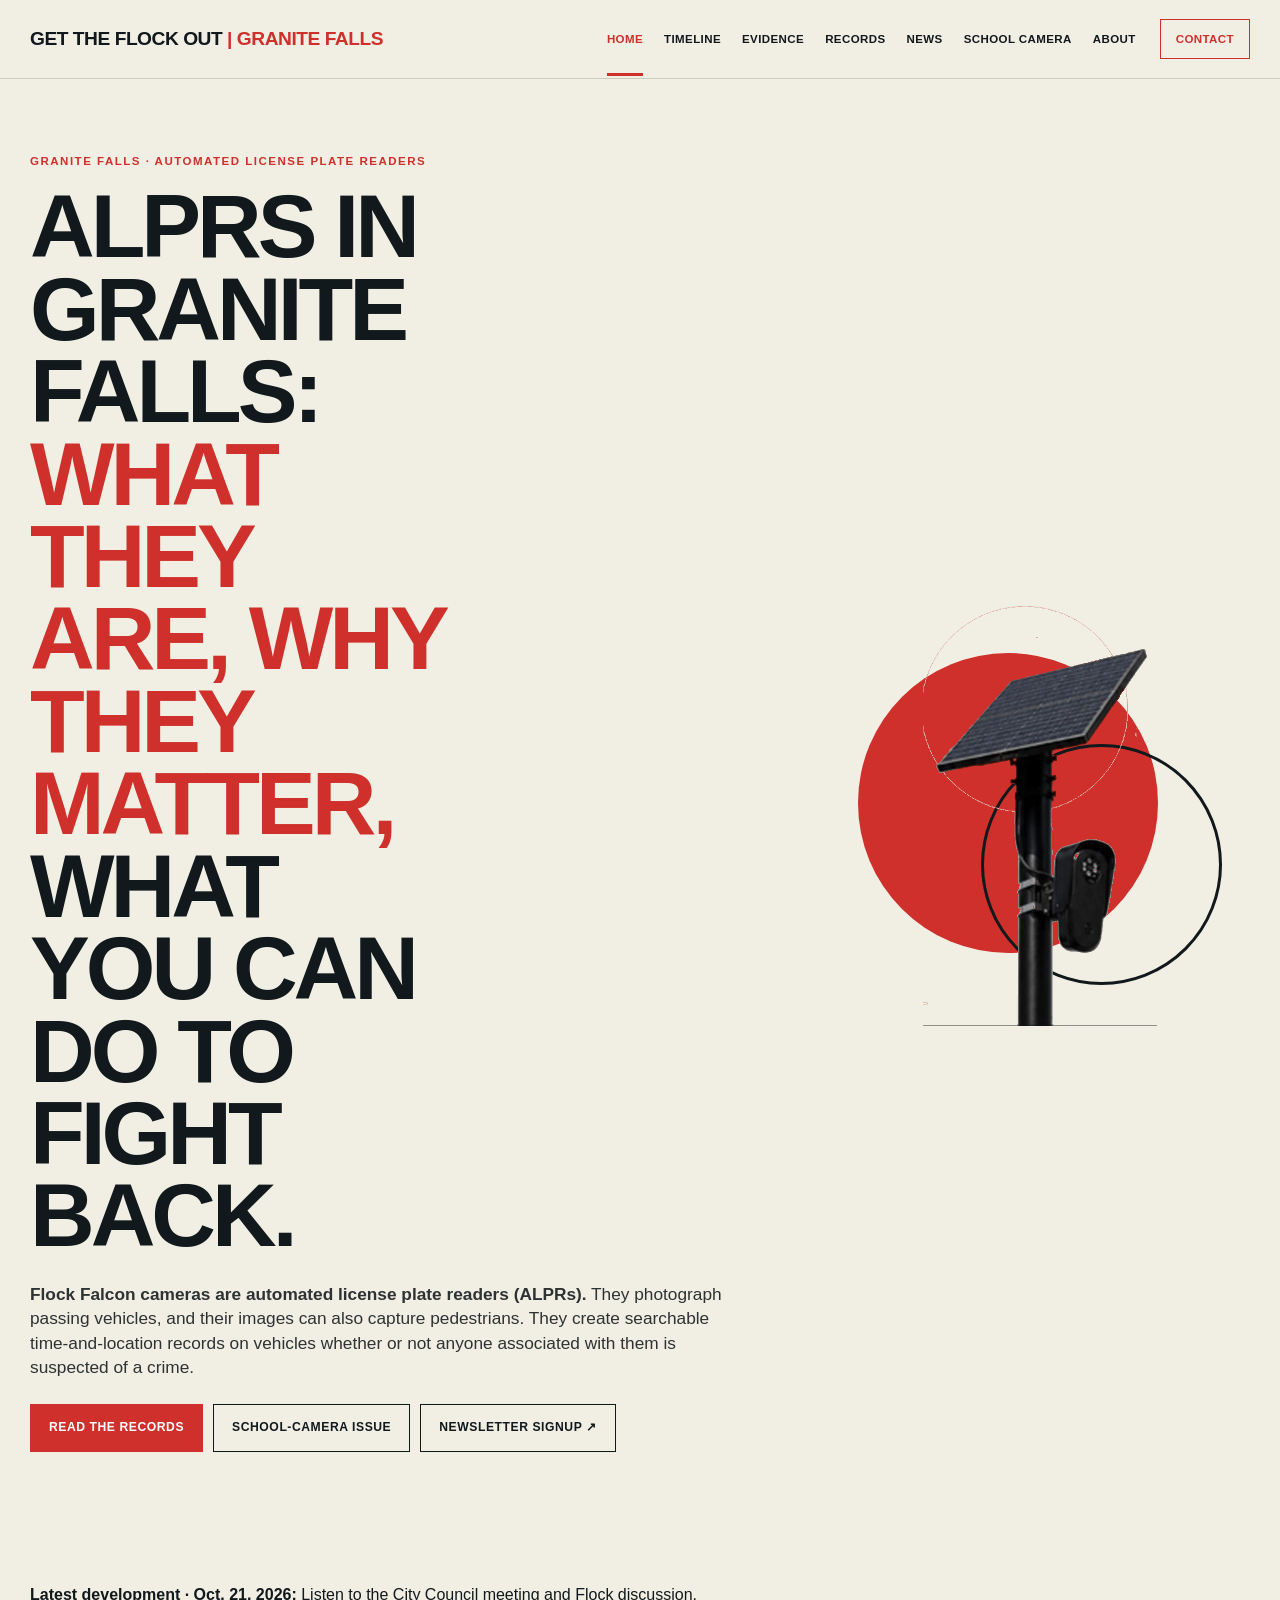
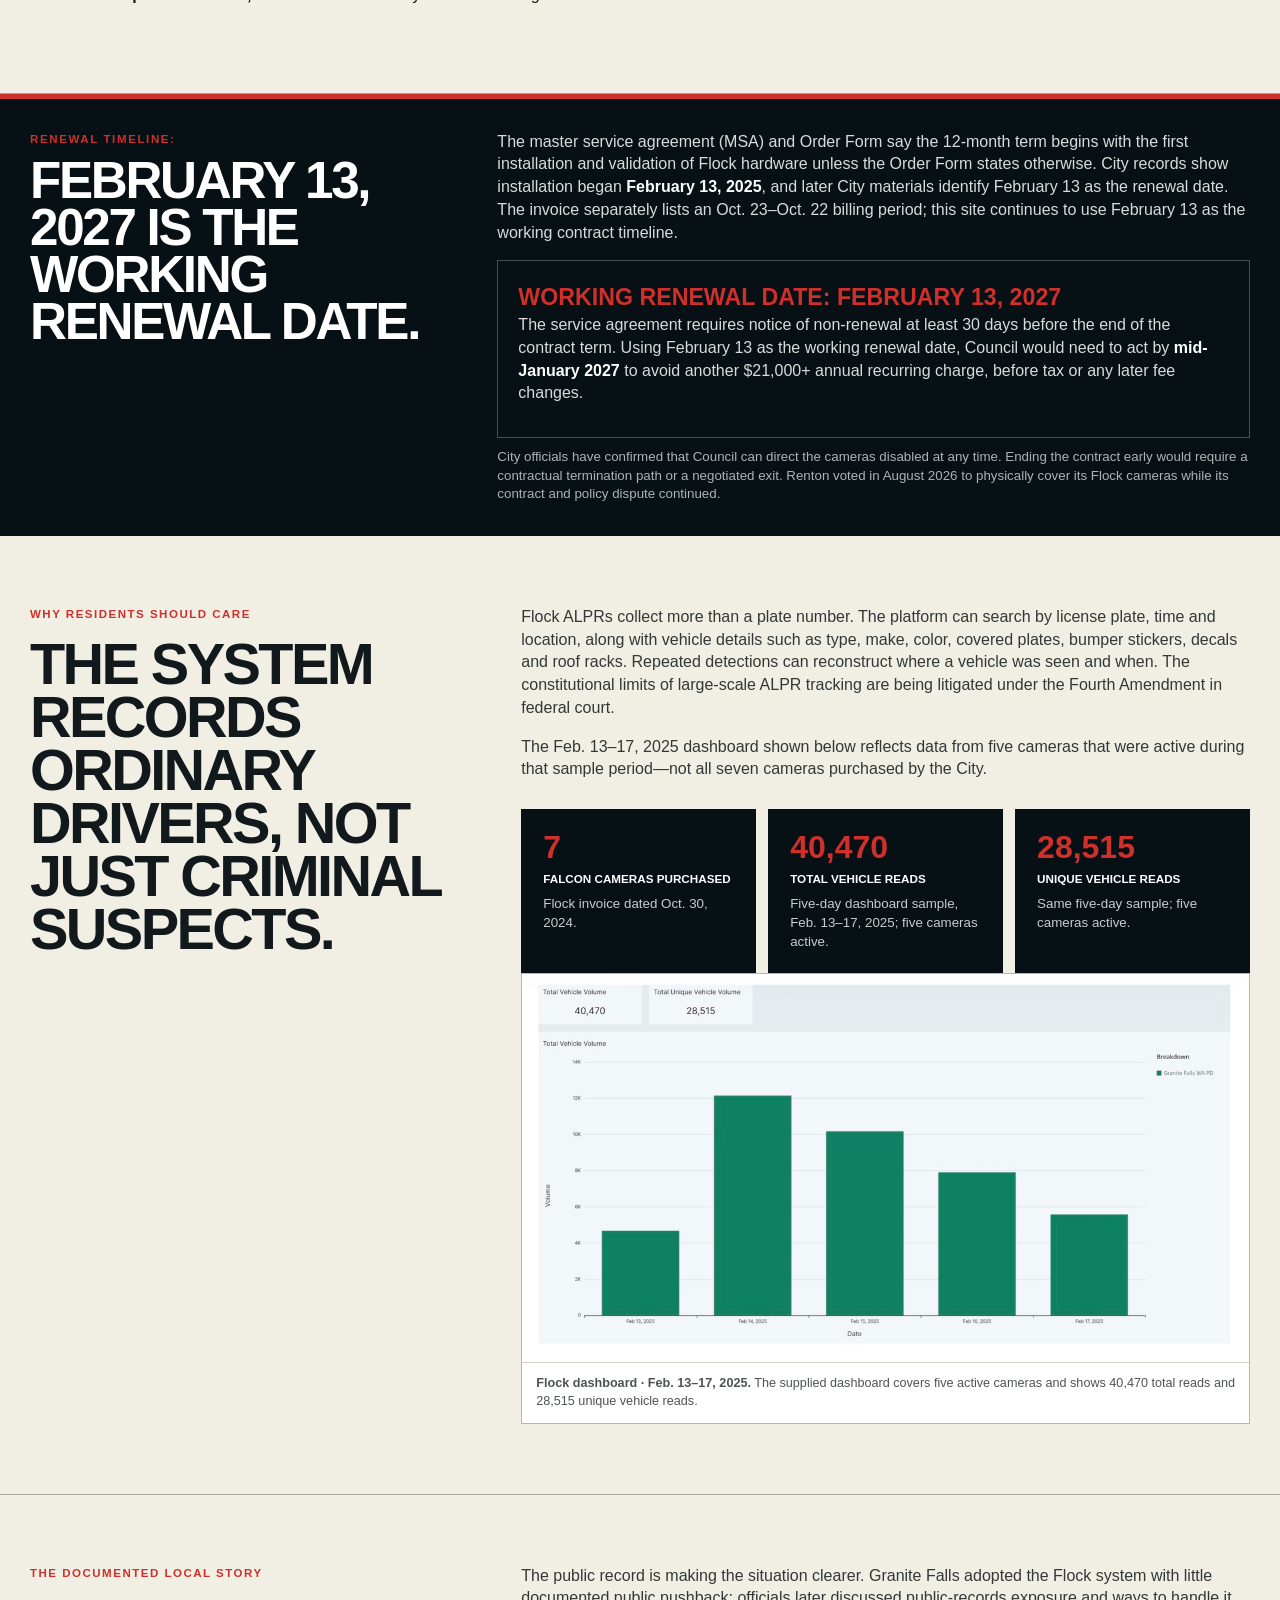
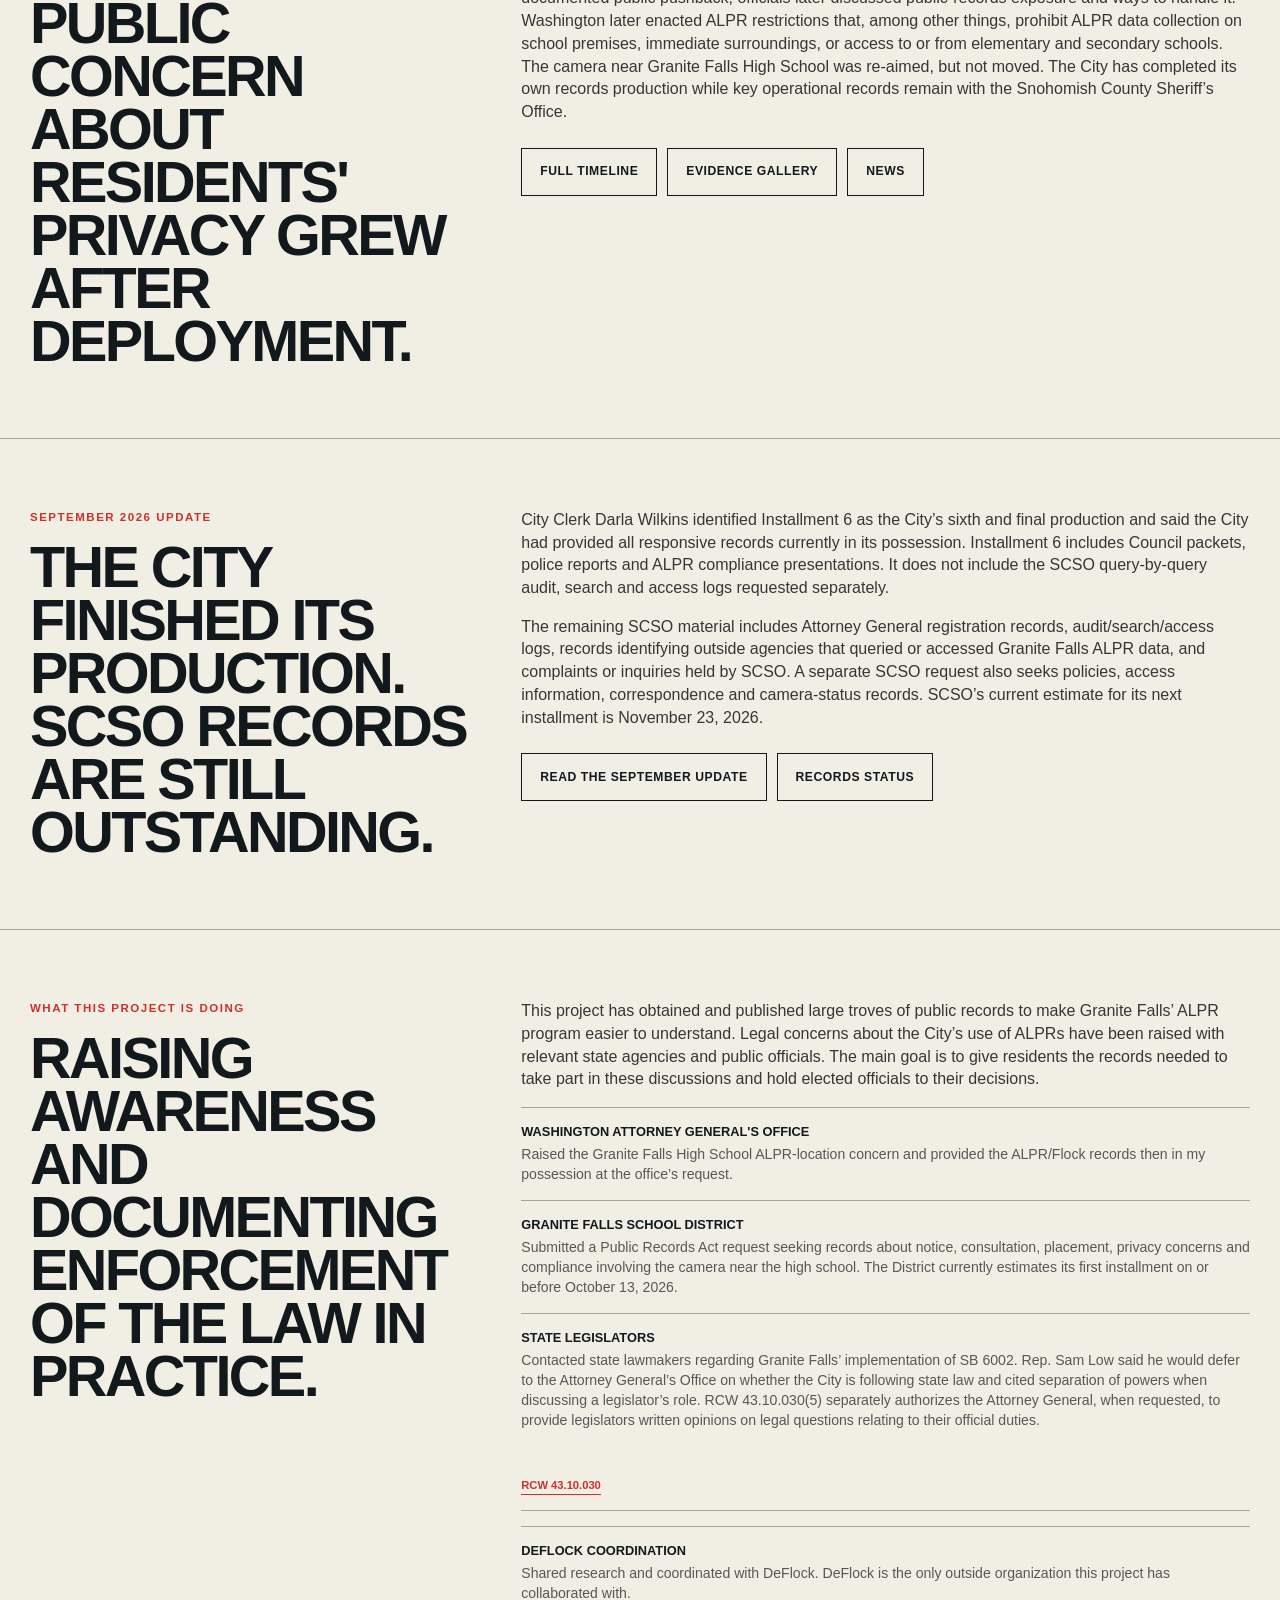
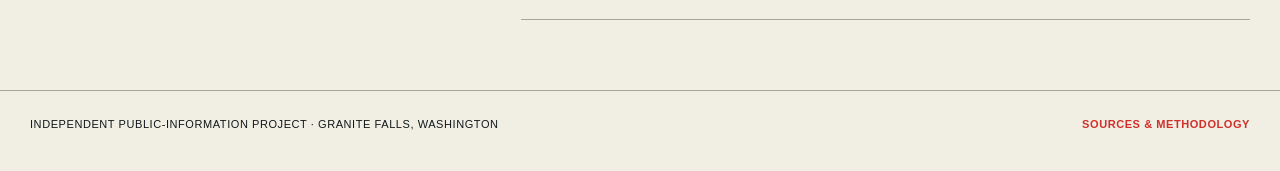
<file: index.html>
<!DOCTYPE html><html lang="en"><head><meta charset="utf-8"/><meta name="viewport" content="width=device-width,initial-scale=1"/><meta name="description" content="Granite Falls ALPR records, Flock contract timeline, school-camera questions, public records and community action."/><title>Get the Flock Out | Granite Falls</title><link href="site.css" rel="stylesheet"/></head><body><header><div class="wrap nav"><a class="brand" href="index.html">Get the Flock Out <span>| Granite Falls</span></a><nav aria-label="Primary" class="navlinks"><a class="active" href="index.html">Home</a><a href="timeline.html">Timeline</a><a href="evidence.html">Evidence</a><a href="records.html">Records</a><a href="reporting.html">News</a><a href="school-camera.html">School camera</a><a href="about.html">About</a><a class="take" href="action.html">Contact</a></nav></div></header><main>
<section class="hero"><div class="wrap hero-grid"><div class="hero-copy"><div class="eyebrow">Granite Falls · automated license plate readers</div><h1>ALPRs in Granite Falls: <span class="red">what they are, why they matter,</span> what you can do to fight back.</h1><p class="lede"><strong>Flock Falcon cameras are automated license plate readers (ALPRs).</strong> They photograph passing vehicles, and their images can also capture pedestrians. They create searchable time-and-location records on vehicles whether or not anyone associated with them is suspected of a crime.</p><div class="cta-row"><a class="btn primary" href="evidence.html">Read the records</a><a class="btn" href="school-camera.html">School-camera issue</a><a class="btn" href="https://forms.gle/C1gKhPEkgB7UE6nZA" target="_blank" rel="noopener noreferrer">Newsletter signup ↗</a></div></div><div aria-hidden="true" class="hero-art"><img alt="" src="assets/flock-camera.png"/></div></div></section>
<section class="section" aria-label="Latest development"><div class="wrap"><p><strong>Latest development · Oct. 21, 2026:</strong> <a href="timeline.html#meeting-2026-10-21">Listen to the City Council meeting and Flock discussion</a>.</p></div></section>
<section class="deadline"><div class="wrap deadline-grid"><div><div class="label">Renewal timeline:</div><h2>February 13, 2027 is the working renewal date.</h2></div><div><p>The master service agreement (MSA) and Order Form say the 12-month term begins with the first installation and validation of Flock hardware unless the Order Form states otherwise. City records show installation began <strong>February 13, 2025</strong>, and later City materials identify February 13 as the renewal date. The invoice separately lists an Oct. 23–Oct. 22 billing period; this site continues to use February 13 as the working contract timeline.</p><div class="datebox"><b>Working renewal date: February 13, 2027</b><p>The service agreement requires notice of non-renewal at least 30 days before the end of the contract term. Using February 13 as the working renewal date, Council would need to act by <strong>mid-January 2027</strong> to avoid another $21,000+ annual recurring charge, before tax or any later fee changes.</p></div><small>City officials have confirmed that Council can direct the cameras disabled at any time. Ending the contract early would require a contractual termination path or a negotiated exit. <a href="reporting.html">Renton voted in August 2026 to physically cover its Flock cameras</a> while its contract and policy dispute continued.</small></div></div></section>
<section class="section"><div class="wrap section-grid"><div><div class="section-sub">Why residents should care</div><h2>The system records ordinary drivers, not just criminal suspects.</h2></div><div class="copy"><p>Flock ALPRs collect more than a plate number. The platform can search by license plate, time and location, along with vehicle details such as type, make, color, covered plates, bumper stickers, decals and roof racks. Repeated detections can reconstruct where a vehicle was seen and when. The constitutional limits of large-scale ALPR tracking are being litigated under the Fourth Amendment in federal court.</p><p>The Feb. 13–17, 2025 dashboard shown below reflects data from five cameras that were active during that sample period—not all seven cameras purchased by the City.</p><div class="fact-grid"><div class="fact"><strong>7</strong><span>Falcon cameras purchased</span><small>Flock invoice dated Oct. 30, 2024.</small></div><div class="fact"><strong>40,470</strong><span>Total vehicle reads</span><small>Five-day dashboard sample, Feb. 13–17, 2025; five cameras active.</small></div><div class="fact"><strong>28,515</strong><span>Unique vehicle reads</span><small>Same five-day sample; five cameras active.</small></div></div><figure class="shot wide"><img alt="Evidence screenshot" class="zoom" decoding="async" loading="lazy" src="assets/volume-total.jpg"/><figcaption><b>Flock dashboard · Feb. 13–17, 2025.</b> The supplied dashboard covers five active cameras and shows 40,470 total reads and 28,515 unique vehicle reads.</figcaption></figure></div></div></section>
<section class="section"><div class="wrap section-grid"><div><div class="section-sub">The documented local story</div><h2>Public concern about residents' privacy grew after deployment.</h2></div><div class="copy"><p>The public record is making the situation clearer. Granite Falls adopted the Flock system with little documented public pushback; officials later discussed public-records exposure and ways to handle it. Washington later enacted ALPR restrictions that, among other things, prohibit ALPR data collection on school premises, immediate surroundings, or access to or from elementary and secondary schools. The camera near Granite Falls High School was re-aimed, but not moved. The City has completed its own records production while key operational records remain with the Snohomish County Sheriff’s Office.</p><div class="cta-row"><a class="btn" href="timeline.html">Full timeline</a><a class="btn" href="evidence.html">Evidence gallery</a><a class="btn" href="reporting.html">News</a></div></div></div></section>
<section class="section"><div class="wrap section-grid"><div><div class="section-sub">September 2026 update</div><h2>The City finished its production. SCSO records are still outstanding.</h2></div><div class="copy"><p>City Clerk Darla Wilkins identified Installment 6 as the City’s sixth and final production and said the City had provided all responsive records currently in its possession. Installment 6 includes Council packets, police reports and ALPR compliance presentations. It does not include the SCSO query-by-query audit, search and access logs requested separately.</p><p>The remaining SCSO material includes Attorney General registration records, audit/search/access logs, records identifying outside agencies that queried or accessed Granite Falls ALPR data, and complaints or inquiries held by SCSO. A separate SCSO request also seeks policies, access information, correspondence and camera-status records. SCSO’s current estimate for its next installment is November 23, 2026.</p><div class="cta-row"><a class="btn" href="evidence.html">Read the September update</a><a class="btn" href="records.html">Records status</a></div></div></div></section>
<section class="section"><div class="wrap section-grid"><div><div class="section-sub">What this project is doing</div><h2>Raising awareness and documenting enforcement of the law in practice.</h2></div><div class="copy"><p>This project has obtained and published large troves of public records to make Granite Falls’ ALPR program easier to understand. Legal concerns about the City’s use of ALPRs have been raised with relevant state agencies and public officials. The main goal is to give residents the records needed to take part in these discussions and hold elected officials to their decisions.</p><div class="project-list"><div><b>Washington Attorney General's Office</b><p>Raised the Granite Falls High School ALPR-location concern and provided the ALPR/Flock records then in my possession at the office’s request.</p></div><div><b>Granite Falls School District</b><p>Submitted a Public Records Act request seeking records about notice, consultation, placement, privacy concerns and compliance involving the camera near the high school. The District currently estimates its first installment on or before October 13, 2026.</p></div><div><b>State legislators</b><p>Contacted state lawmakers regarding Granite Falls’ implementation of SB 6002. Rep. Sam Low said he would defer to the Attorney General’s Office on whether the City is following state law and cited separation of powers when discussing a legislator’s role. RCW 43.10.030(5) separately authorizes the Attorney General, when requested, to provide legislators written opinions on legal questions relating to their official duties.</p><div class="source-links"><a href="https://app.leg.wa.gov/rcw/default.aspx?cite=43.10.030" rel="noopener" target="_blank">RCW 43.10.030</a></div></div><div><b>DeFlock coordination</b><p>Shared research and coordinated with DeFlock. DeFlock is the only outside organization this project has collaborated with.</p></div></div></div></div></section>
</main><footer><div class="wrap footer-grid"><span>Independent public-information project · Granite Falls, Washington</span><a href="about.html">Sources &amp; methodology</a></div></footer><script src="site.js"></script></body></html>
</file>
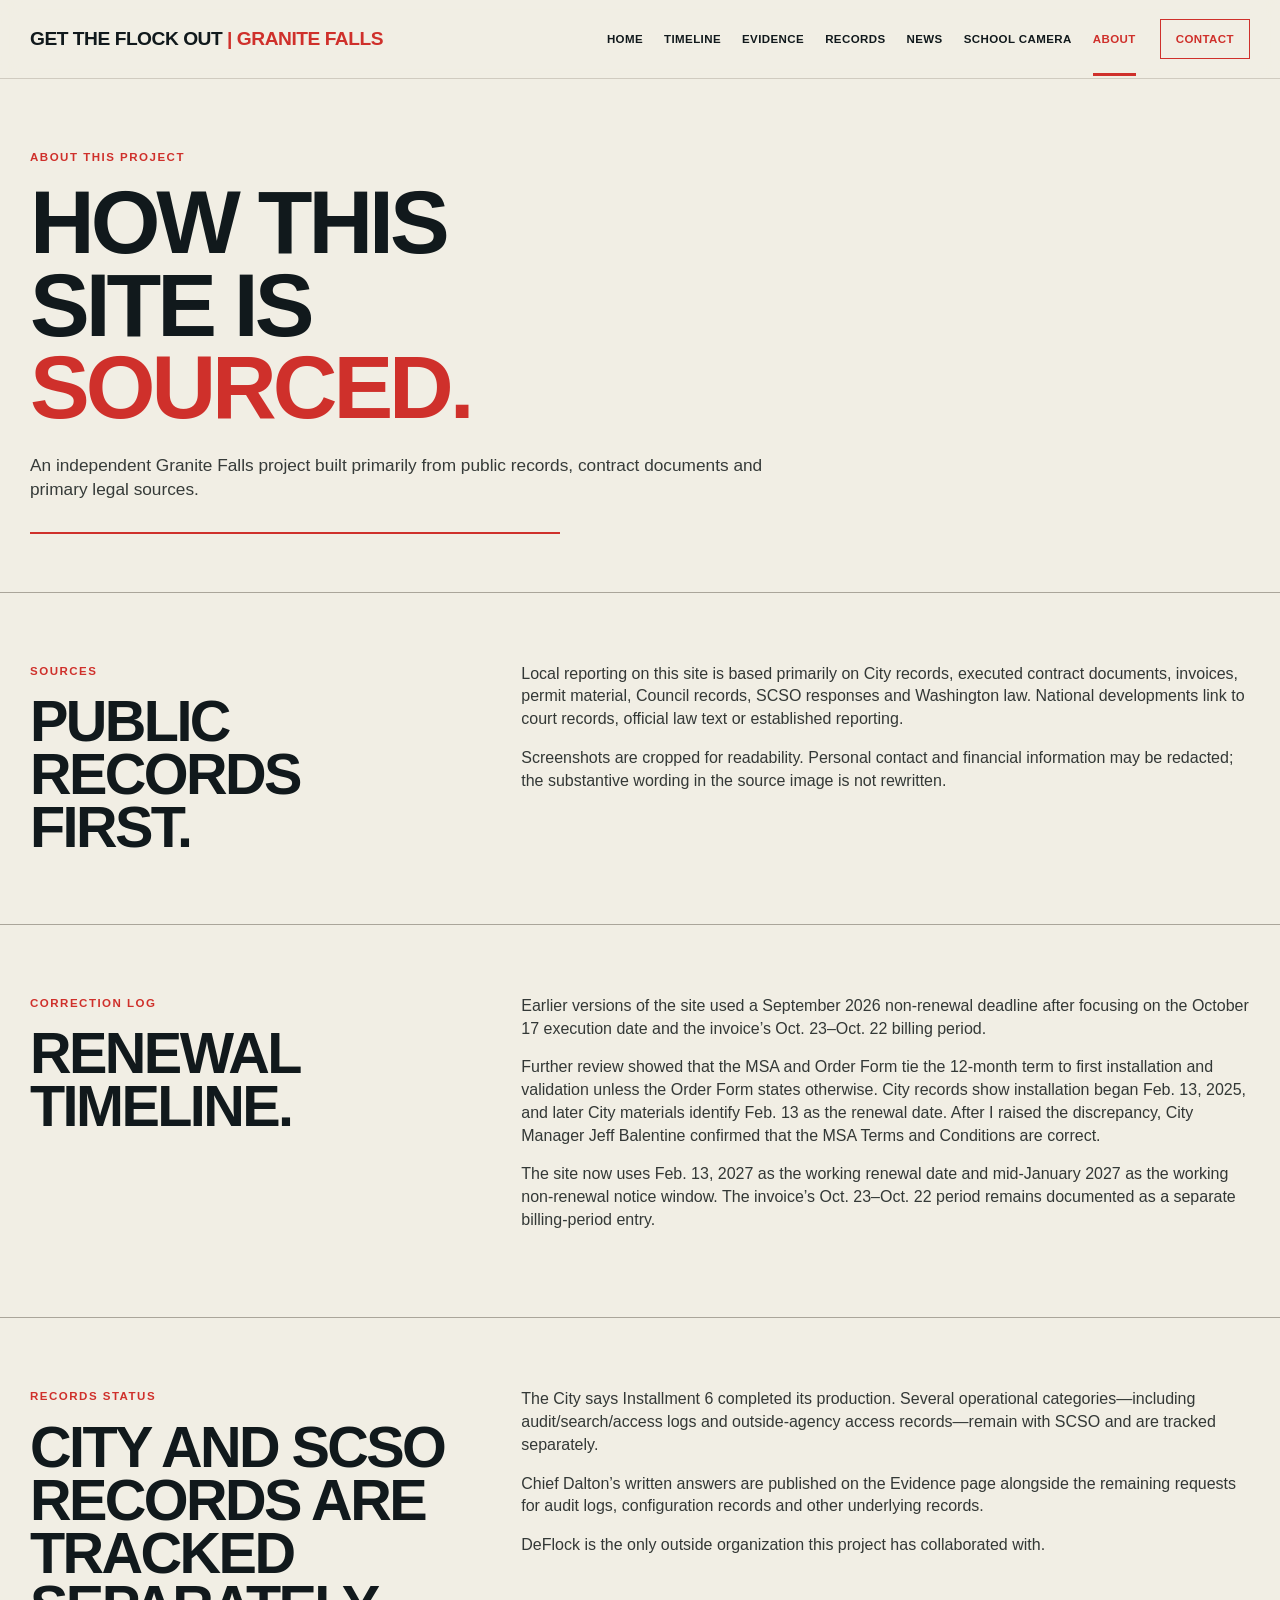
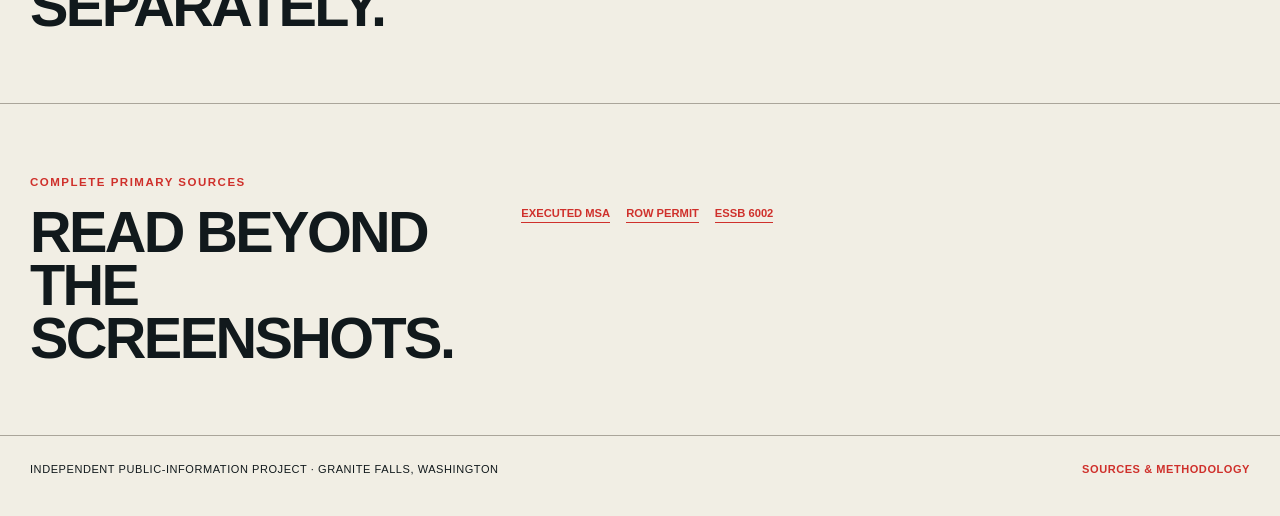
<file: about.html>
<!DOCTYPE html>

<html lang="en"><head><meta charset="utf-8"/><meta content="width=device-width,initial-scale=1" name="viewport"/><meta content="Sources and methodology for the Granite Falls Flock public-information project." name="description"/><title>About | Get the Flock Out</title><link href="site.css" rel="stylesheet"/></head><body><header><div class="wrap nav"><a class="brand" href="index.html">Get the Flock Out <span>| Granite Falls</span></a><nav aria-label="Primary" class="navlinks"><a href="index.html">Home</a><a href="timeline.html">Timeline</a><a href="evidence.html">Evidence</a><a href="records.html">Records</a><a href="reporting.html">News</a><a href="school-camera.html">School camera</a><a class="active" href="about.html">About</a><a class="take" href="action.html">Take action</a></nav></div></header><main><section class="pagehero"><div class="wrap"><div class="kicker">About this project</div><h1>How this site is <span class="red">sourced.</span></h1><p>An independent Granite Falls project built primarily from public records, contract documents and primary legal sources.</p><div class="redline"></div></div></section><section class="section"><div class="wrap section-grid"><div><div class="section-sub">Sources</div><h2>Public records first.</h2></div><div class="copy"><p>Local reporting on this site is based primarily on City records, executed contract documents, invoices, permit material, Council records, SCSO responses and Washington law. National developments link to court records, official law text or established reporting.</p><p>Screenshots are cropped for readability. Personal contact and financial information may be redacted; the substantive wording in the source image is not rewritten.</p></div></div></section><section class="section"><div class="wrap section-grid"><div><div class="section-sub">Correction log</div><h2>Renewal timeline.</h2></div><div class="copy"><p>Earlier versions of the site used a September 2026 non-renewal deadline after focusing on the October 17 execution date and the invoice’s Oct. 23–Oct. 22 billing period.</p><p>Further review showed that the MSA and Order Form tie the 12-month term to first installation and validation unless the Order Form states otherwise. City records show installation began Feb. 13, 2025, and later City materials identify Feb. 13 as the renewal date. After I raised the discrepancy, City Manager Jeff Balentine confirmed that the MSA Terms and Conditions are correct.</p><p>The site now uses Feb. 13, 2027 as the working renewal date and mid-January 2027 as the working non-renewal notice window. The invoice’s Oct. 23–Oct. 22 period remains documented as a separate billing-period entry.</p></div></div></section><section class="section"><div class="wrap section-grid"><div><div class="section-sub">Records status</div><h2>City and SCSO records are tracked separately.</h2></div><div class="copy"><p>The City says Installment 6 completed its production. Several operational categories—including audit/search/access logs and outside-agency access records—remain with SCSO and are tracked separately.</p><p>Chief Dalton’s written answers are published on the Evidence page alongside the remaining requests for audit logs, configuration records and other underlying records.</p><p>DeFlock is the only outside organization this project has collaborated with.</p></div></div></section><section class="section"><div class="wrap section-grid"><div><div class="section-sub">Complete primary sources</div><h2>Read beyond the screenshots.</h2></div><div class="copy"><div class="source-links"><a href="docs/executed-msa-order-form.pdf" rel="noopener" target="_blank">Executed MSA</a><a href="docs/row-permit-2024-019.pdf" rel="noopener" target="_blank">ROW Permit</a><a href="docs/essb-6002-2026.pdf" rel="noopener" target="_blank">ESSB 6002</a></div></div></div></section></main><footer><div class="wrap footer-grid"><span>Independent public-information project · Granite Falls, Washington</span><a href="about.html">Sources &amp; methodology</a></div></footer><script src="site.js"></script></body></html>
</file>
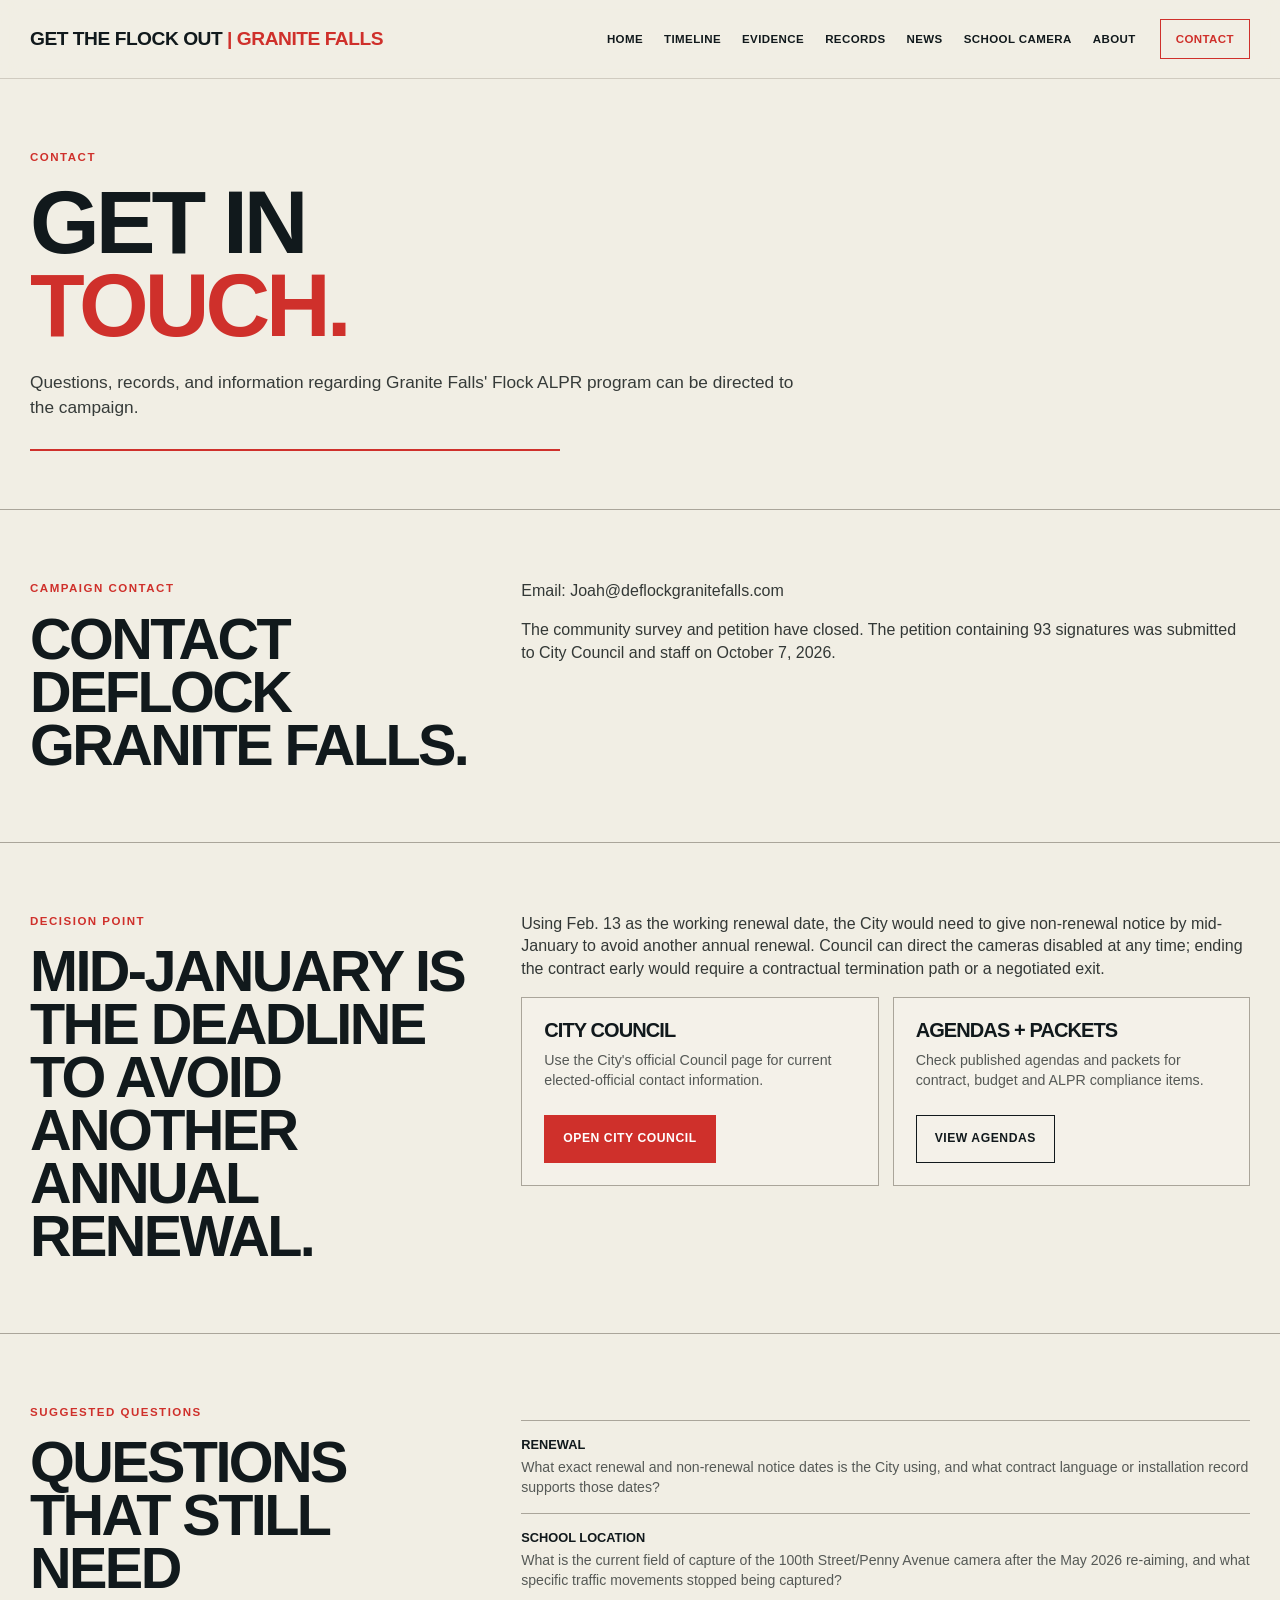
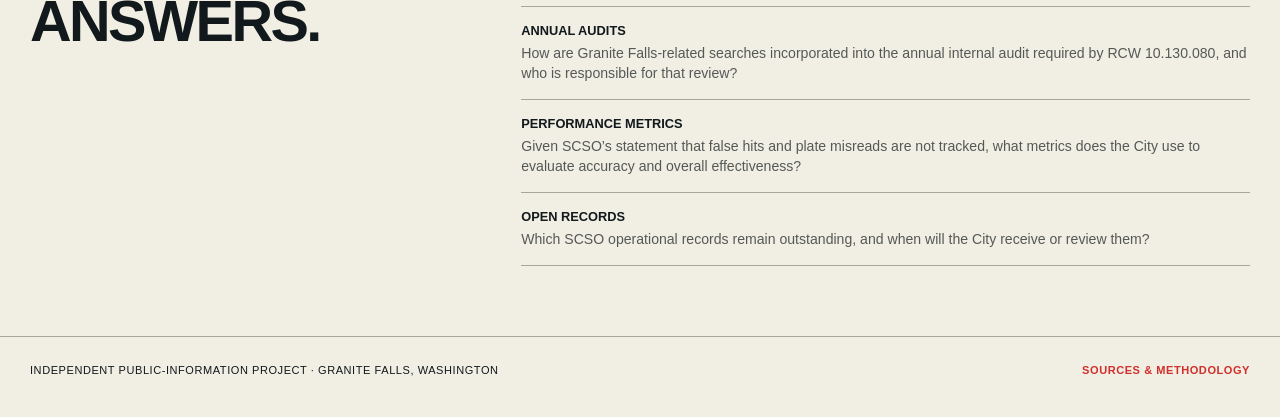
<file: action.html>
<!DOCTYPE html>
<html lang="en"><head><meta charset="utf-8"/><meta name="viewport" content="width=device-width,initial-scale=1"/><meta name="description" content="Contact the Deflock Granite Falls campaign and review council information."/><title>Contact | Get the Flock Out</title><link href="site.css" rel="stylesheet"/></head><body>
<header><div class="wrap nav"><a class="brand" href="index.html">Get the Flock Out <span>| Granite Falls</span></a><nav aria-label="Primary" class="navlinks"><a href="index.html">Home</a><a href="timeline.html">Timeline</a><a href="evidence.html">Evidence</a><a href="records.html">Records</a><a href="reporting.html">News</a><a href="school-camera.html">School camera</a><a href="about.html">About</a><a class="active take" href="action.html">Contact</a></nav></div></header>
<main><section class="pagehero"><div class="wrap"><div class="kicker">Contact</div><h1>Get in <span class="red">touch.</span></h1><p>Questions, records, and information regarding Granite Falls' Flock ALPR program can be directed to the campaign.</p><div class="redline"></div></div></section>
<section class="section" id="contact"><div class="wrap section-grid"><div><div class="section-sub">Campaign contact</div><h2>Contact Deflock Granite Falls.</h2></div><div class="copy"><p>Email: <a href="mailto:Joah@deflockgranitefalls.com">Joah@deflockgranitefalls.com</a></p><p>The community survey and petition have closed. The petition containing 93 signatures was submitted to City Council and staff on October 7, 2026.</p></div></div></section>
<section class="section"><div class="wrap section-grid"><div><div class="section-sub">Decision point</div><h2>Mid-January is the deadline to avoid another annual renewal.</h2></div><div class="copy"><p>Using Feb. 13 as the working renewal date, the City would need to give non-renewal notice by mid-January to avoid another annual renewal. Council can direct the cameras disabled at any time; ending the contract early would require a contractual termination path or a negotiated exit.</p><div class="grid2"><div class="actionbox"><h3>City Council</h3><p>Use the City's official Council page for current elected-official contact information.</p><div class="btnrow"><a class="btn red" href="https://www.ci.granite-falls.wa.us/government/city_council/index.php" rel="noopener" target="_blank">Open City Council</a></div></div><div class="actionbox"><h3>Agendas + packets</h3><p>Check published agendas and packets for contract, budget and ALPR compliance items.</p><div class="btnrow"><a class="btn" href="https://www.ci.granite-falls.wa.us/government/agendas_minutes/city_council_agendas_minutes.php" rel="noopener" target="_blank">View agendas</a></div></div></div></div></div></section>
<section class="section"><div class="wrap section-grid"><div><div class="section-sub">Suggested questions</div><h2>Questions that still need answers.</h2></div><div class="copy"><div class="project-list"><div><b>Renewal</b><p>What exact renewal and non-renewal notice dates is the City using, and what contract language or installation record supports those dates?</p></div><div><b>School location</b><p>What is the current field of capture of the 100th Street/Penny Avenue camera after the May 2026 re-aiming, and what specific traffic movements stopped being captured?</p></div><div><b>Annual audits</b><p>How are Granite Falls-related searches incorporated into the annual internal audit required by RCW 10.130.080, and who is responsible for that review?</p></div><div><b>Performance metrics</b><p>Given SCSO’s statement that false hits and plate misreads are not tracked, what metrics does the City use to evaluate accuracy and overall effectiveness?</p></div><div><b>Open records</b><p>Which SCSO operational records remain outstanding, and when will the City receive or review them?</p></div></div></div></div></section></main>
<footer><div class="wrap footer-grid"><span>Independent public-information project · Granite Falls, Washington</span><a href="about.html">Sources &amp; methodology</a></div></footer><script src="site.js"></script></body></html>
</file>
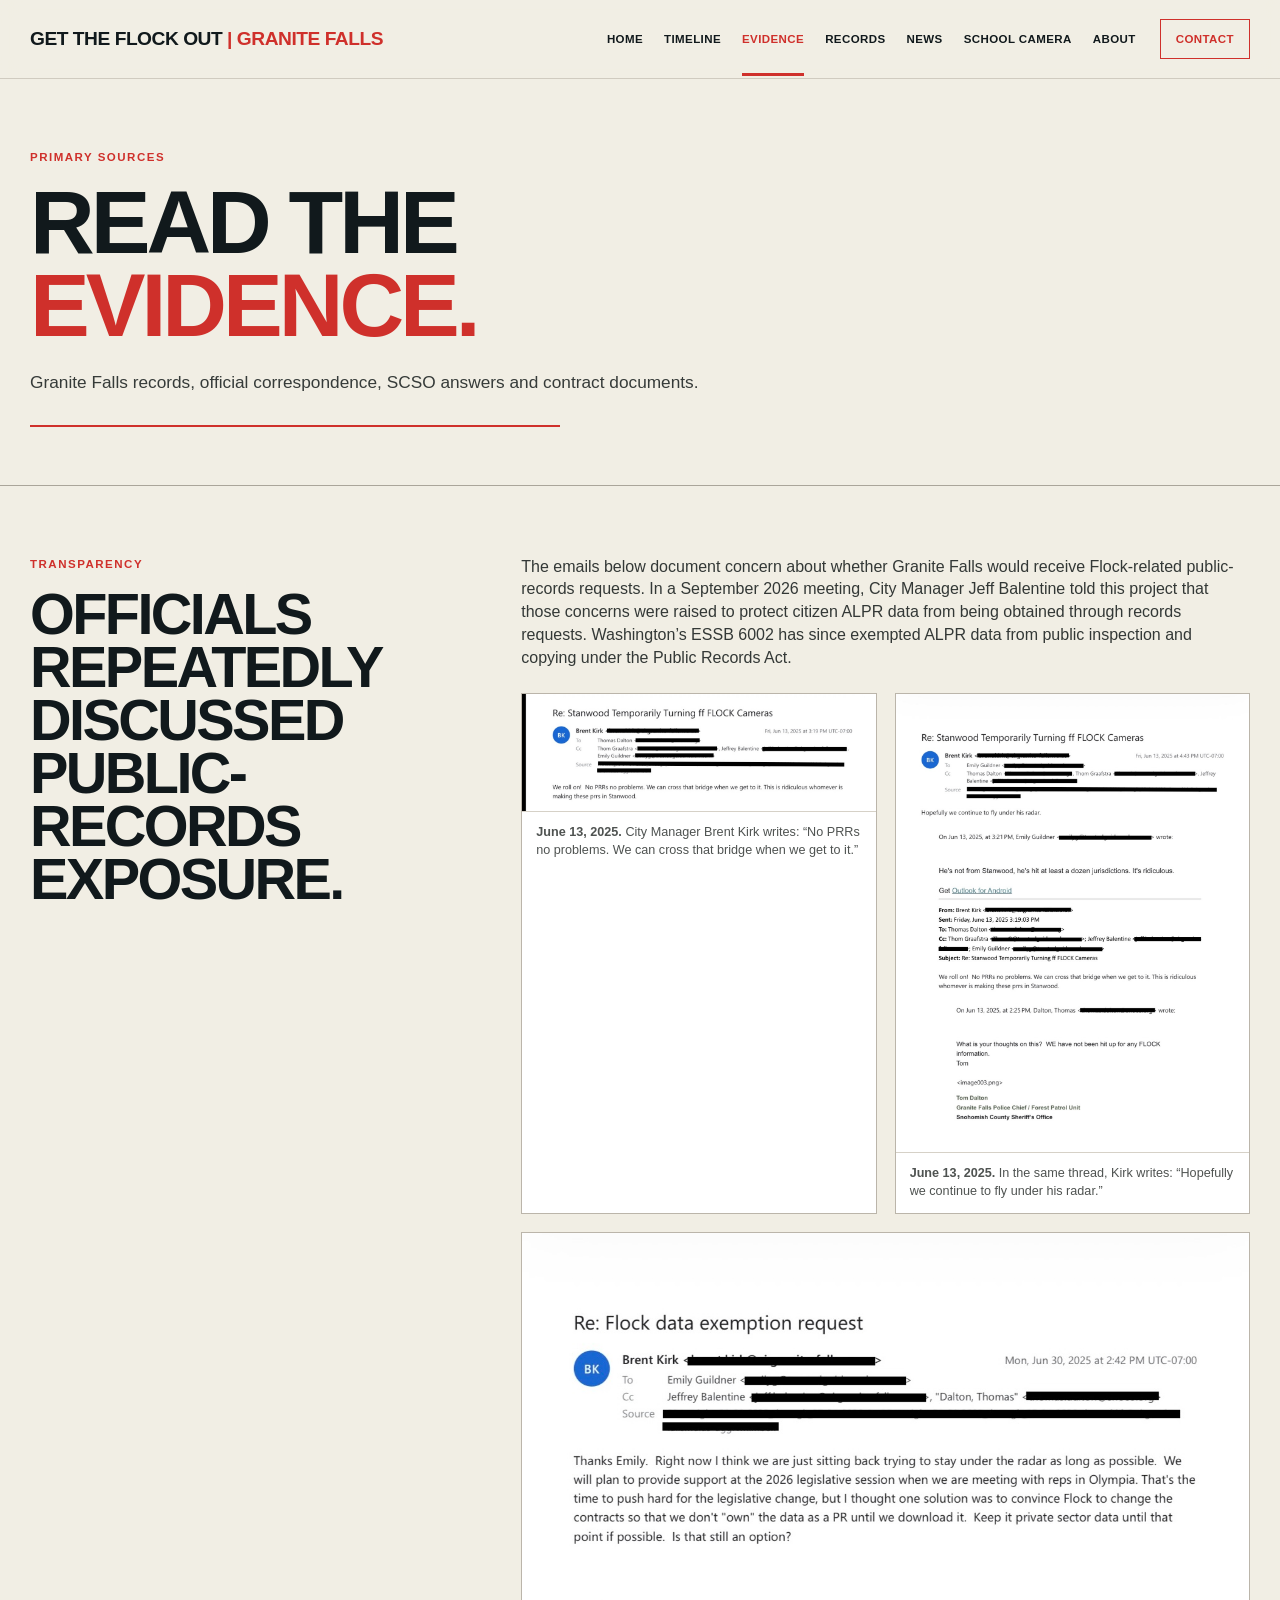
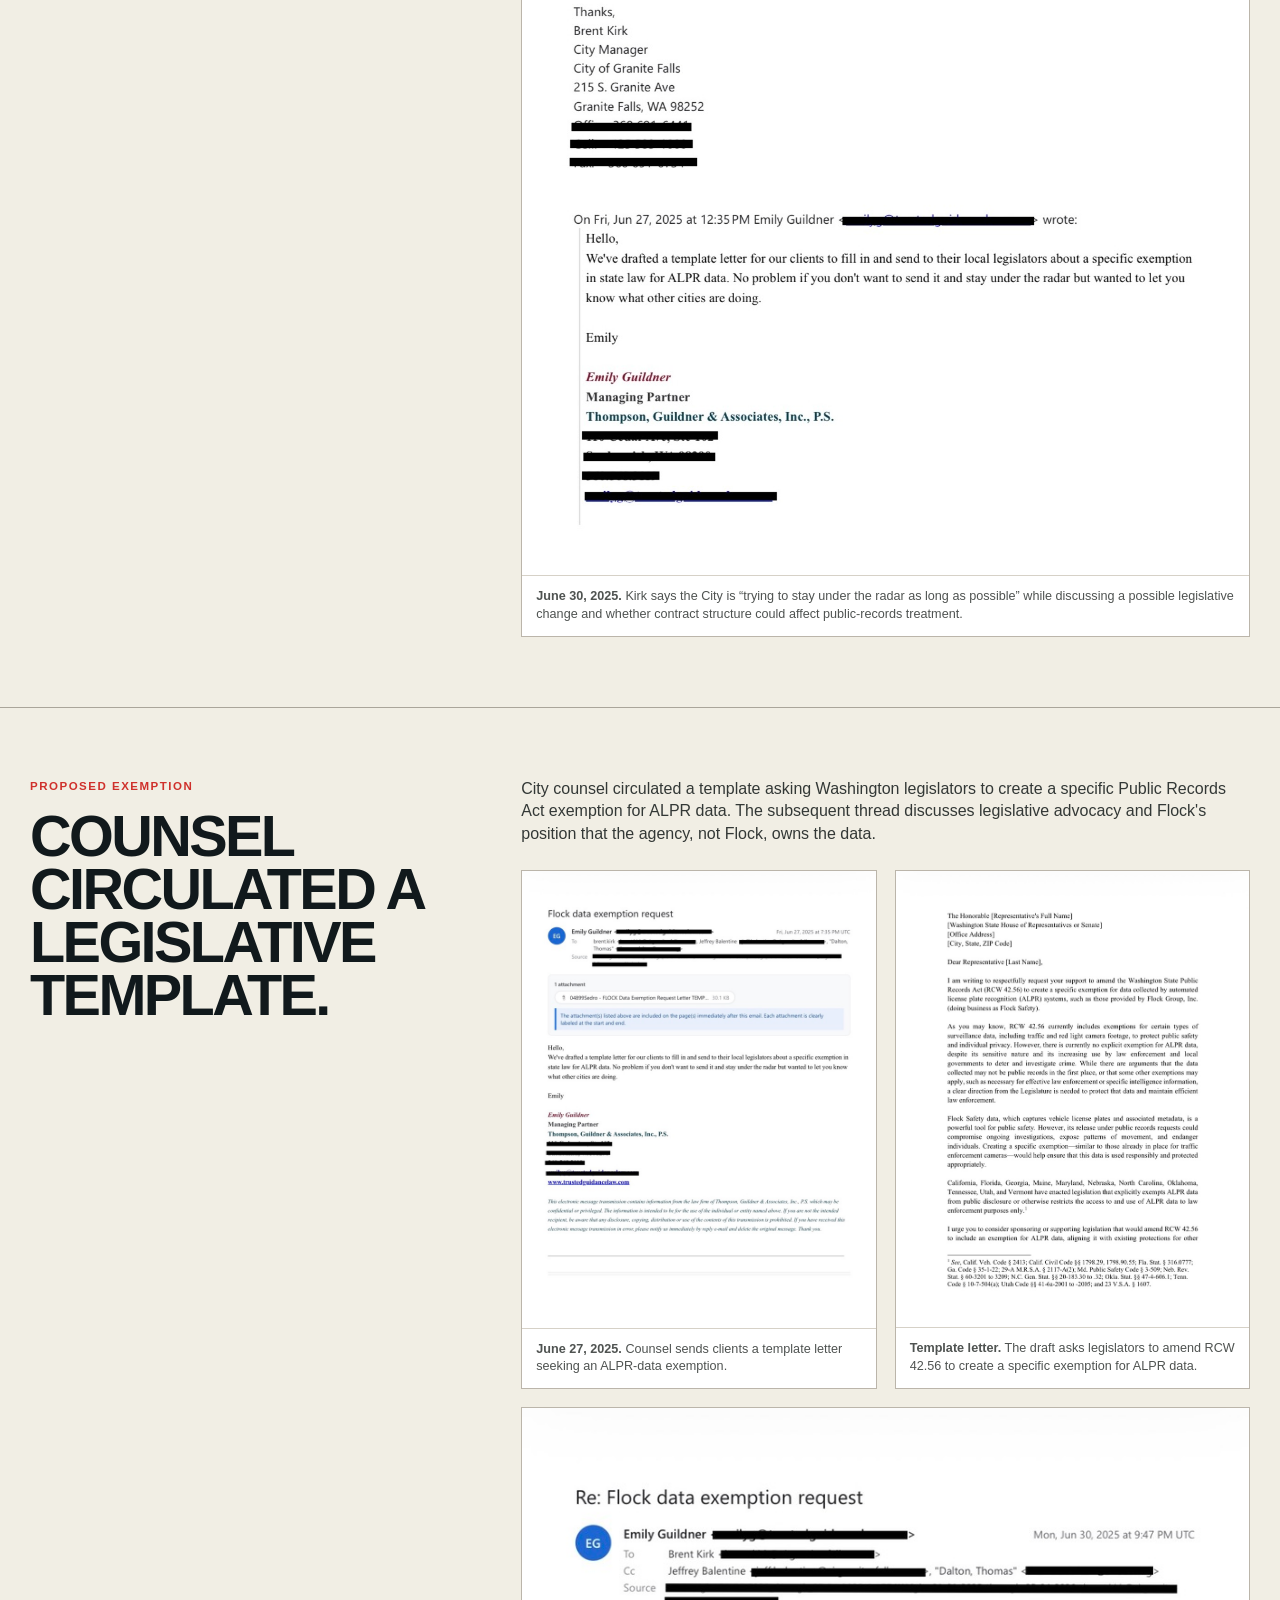
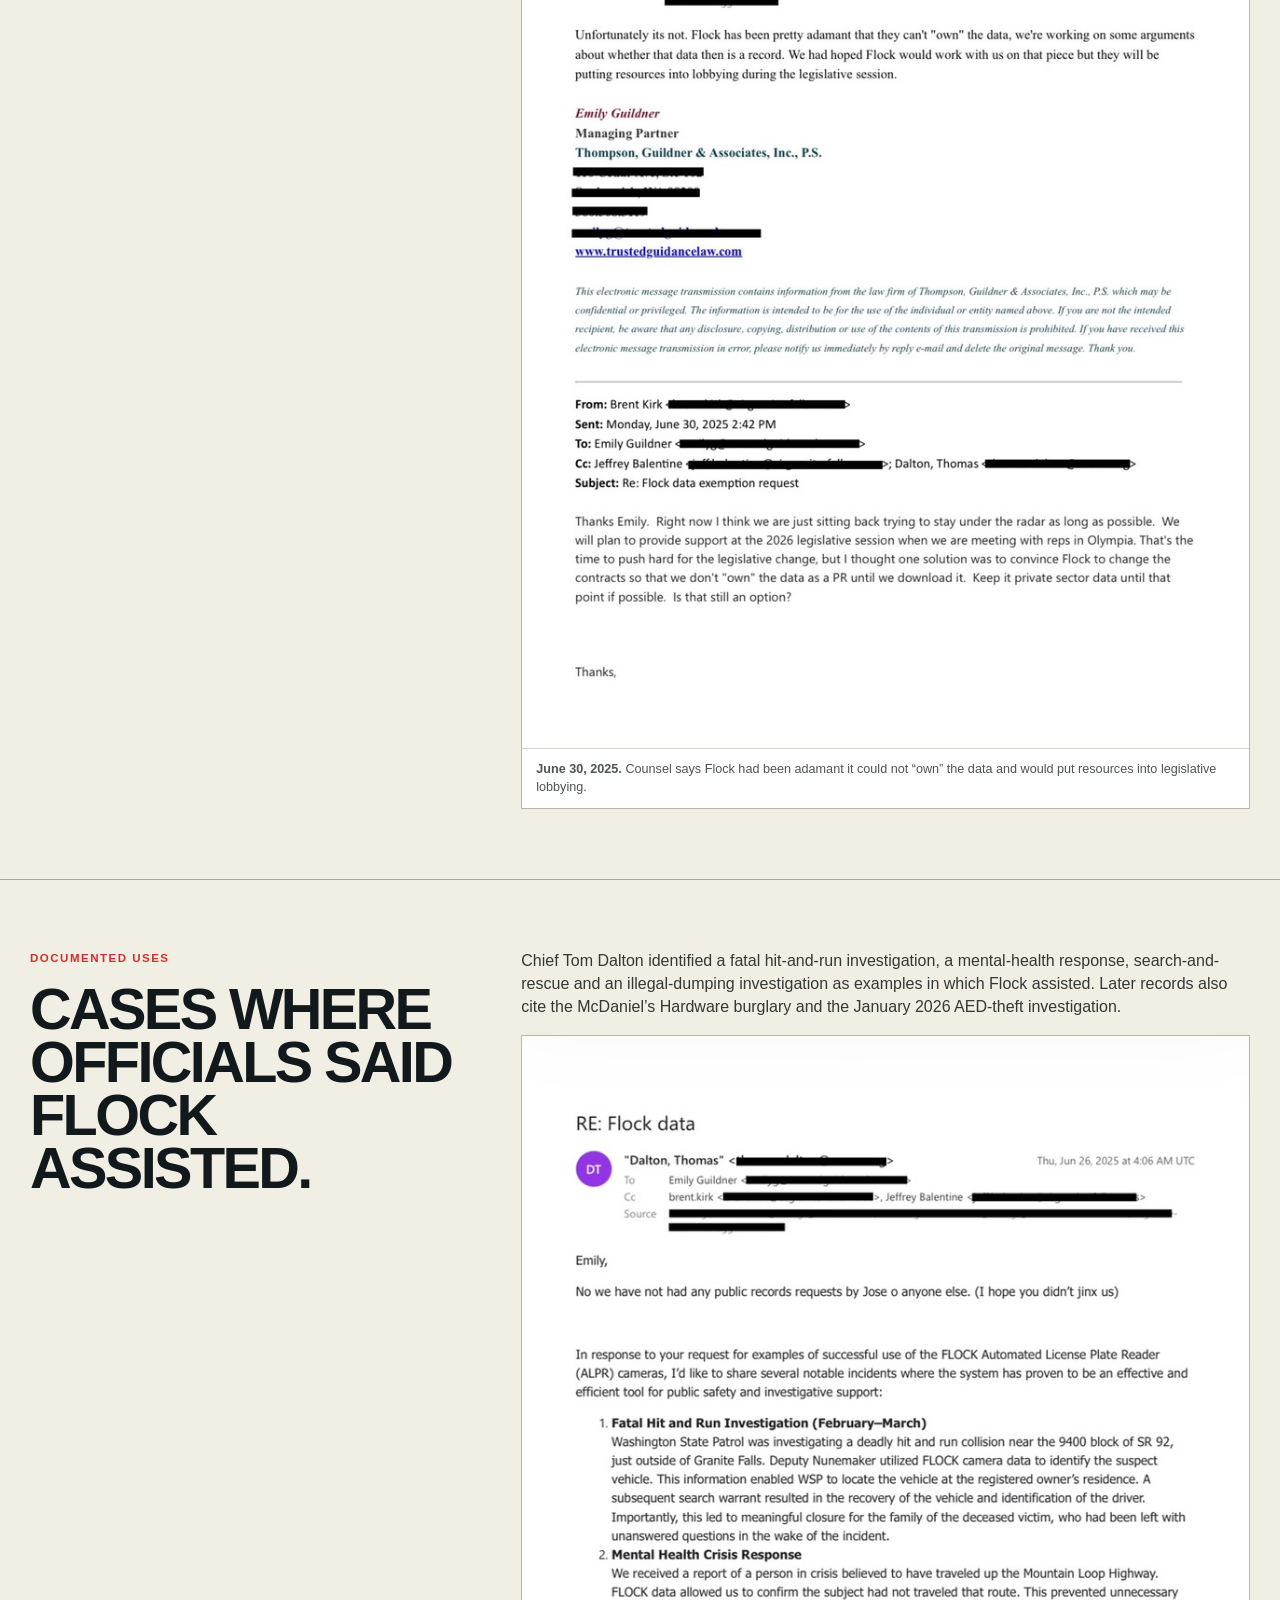
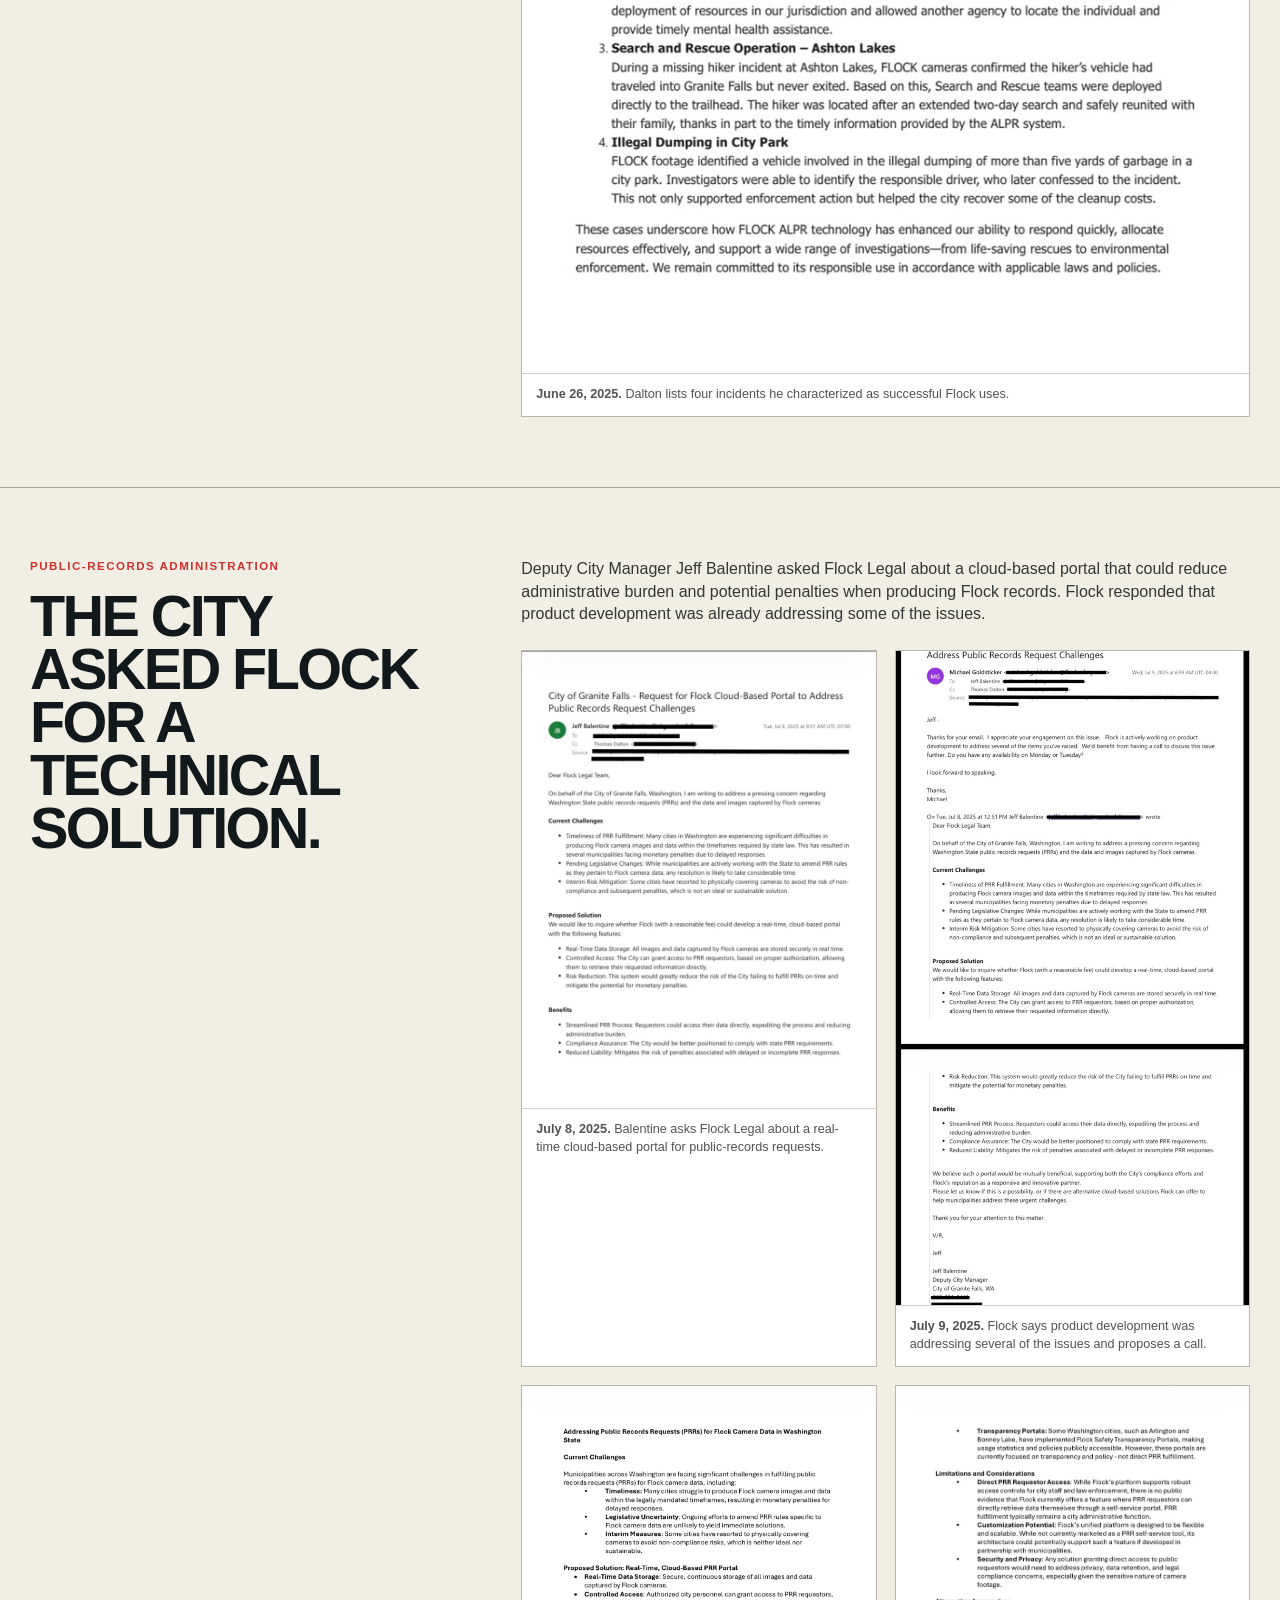
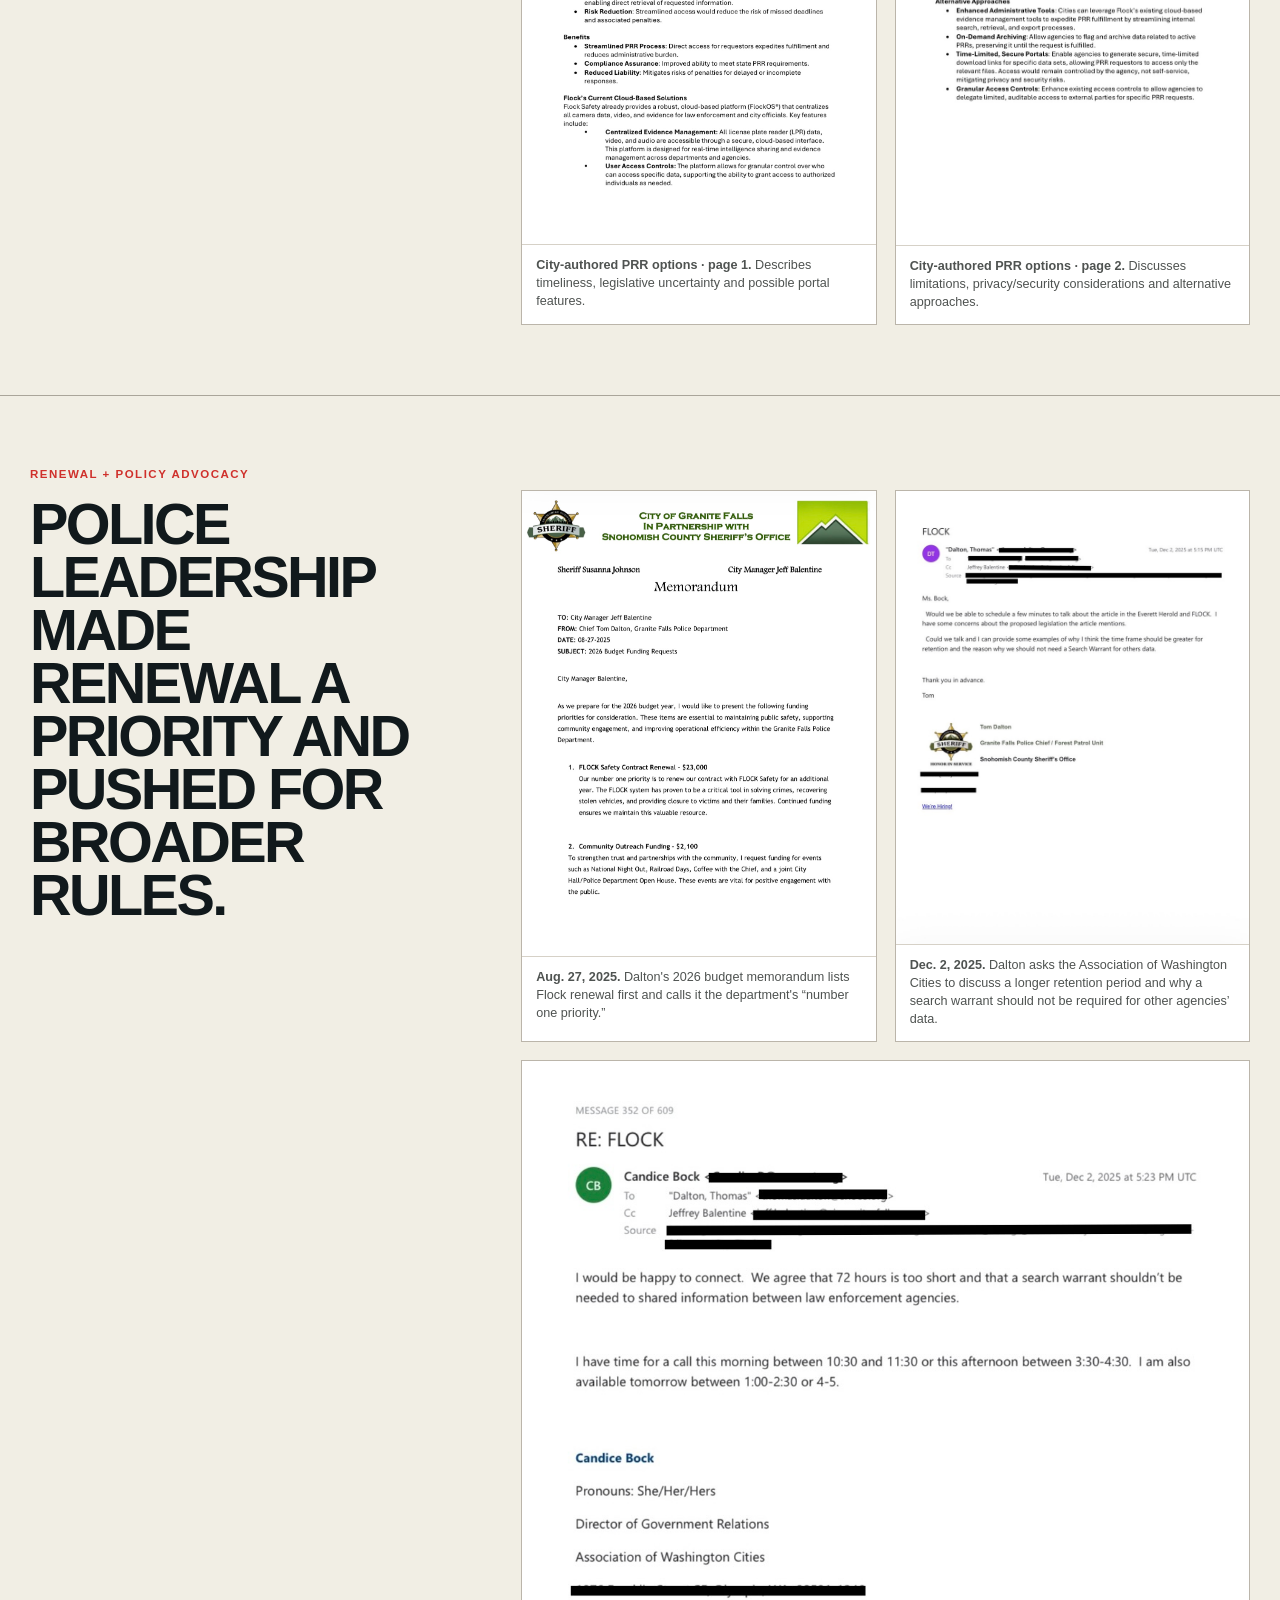
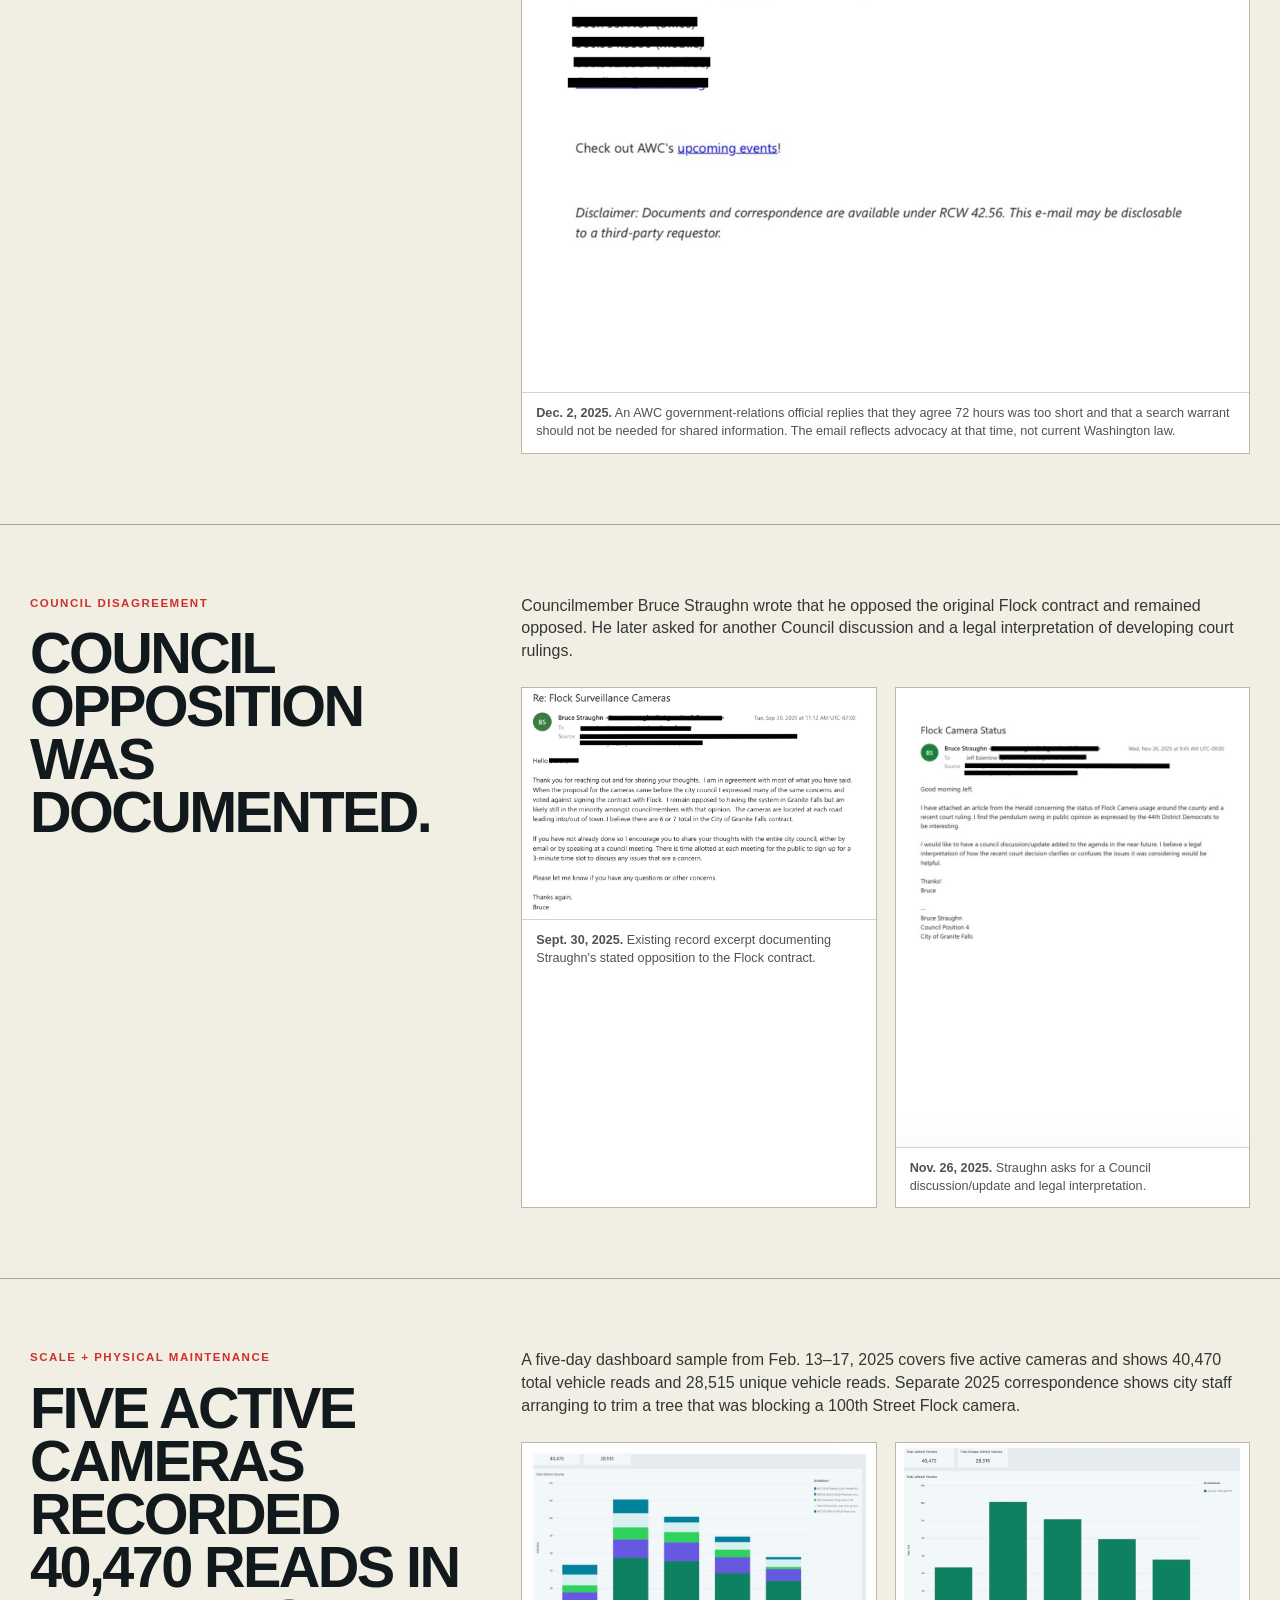
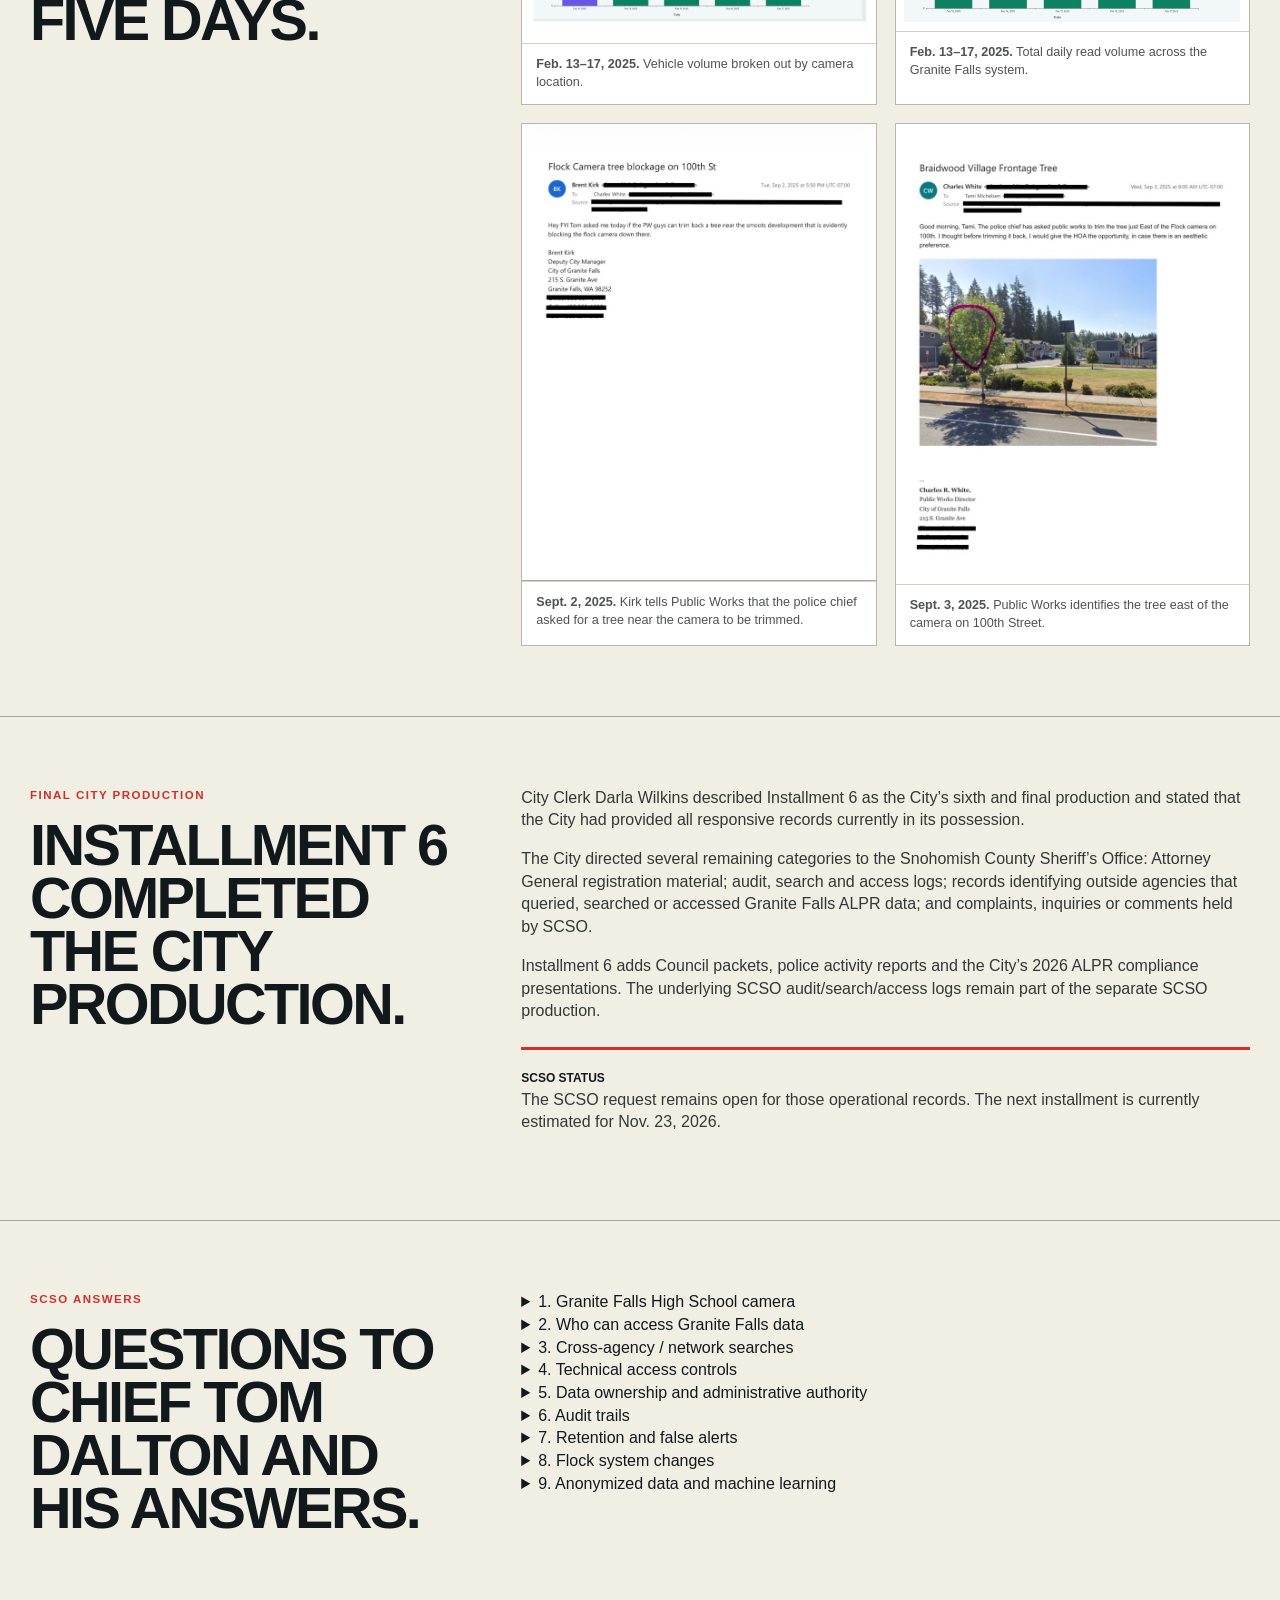
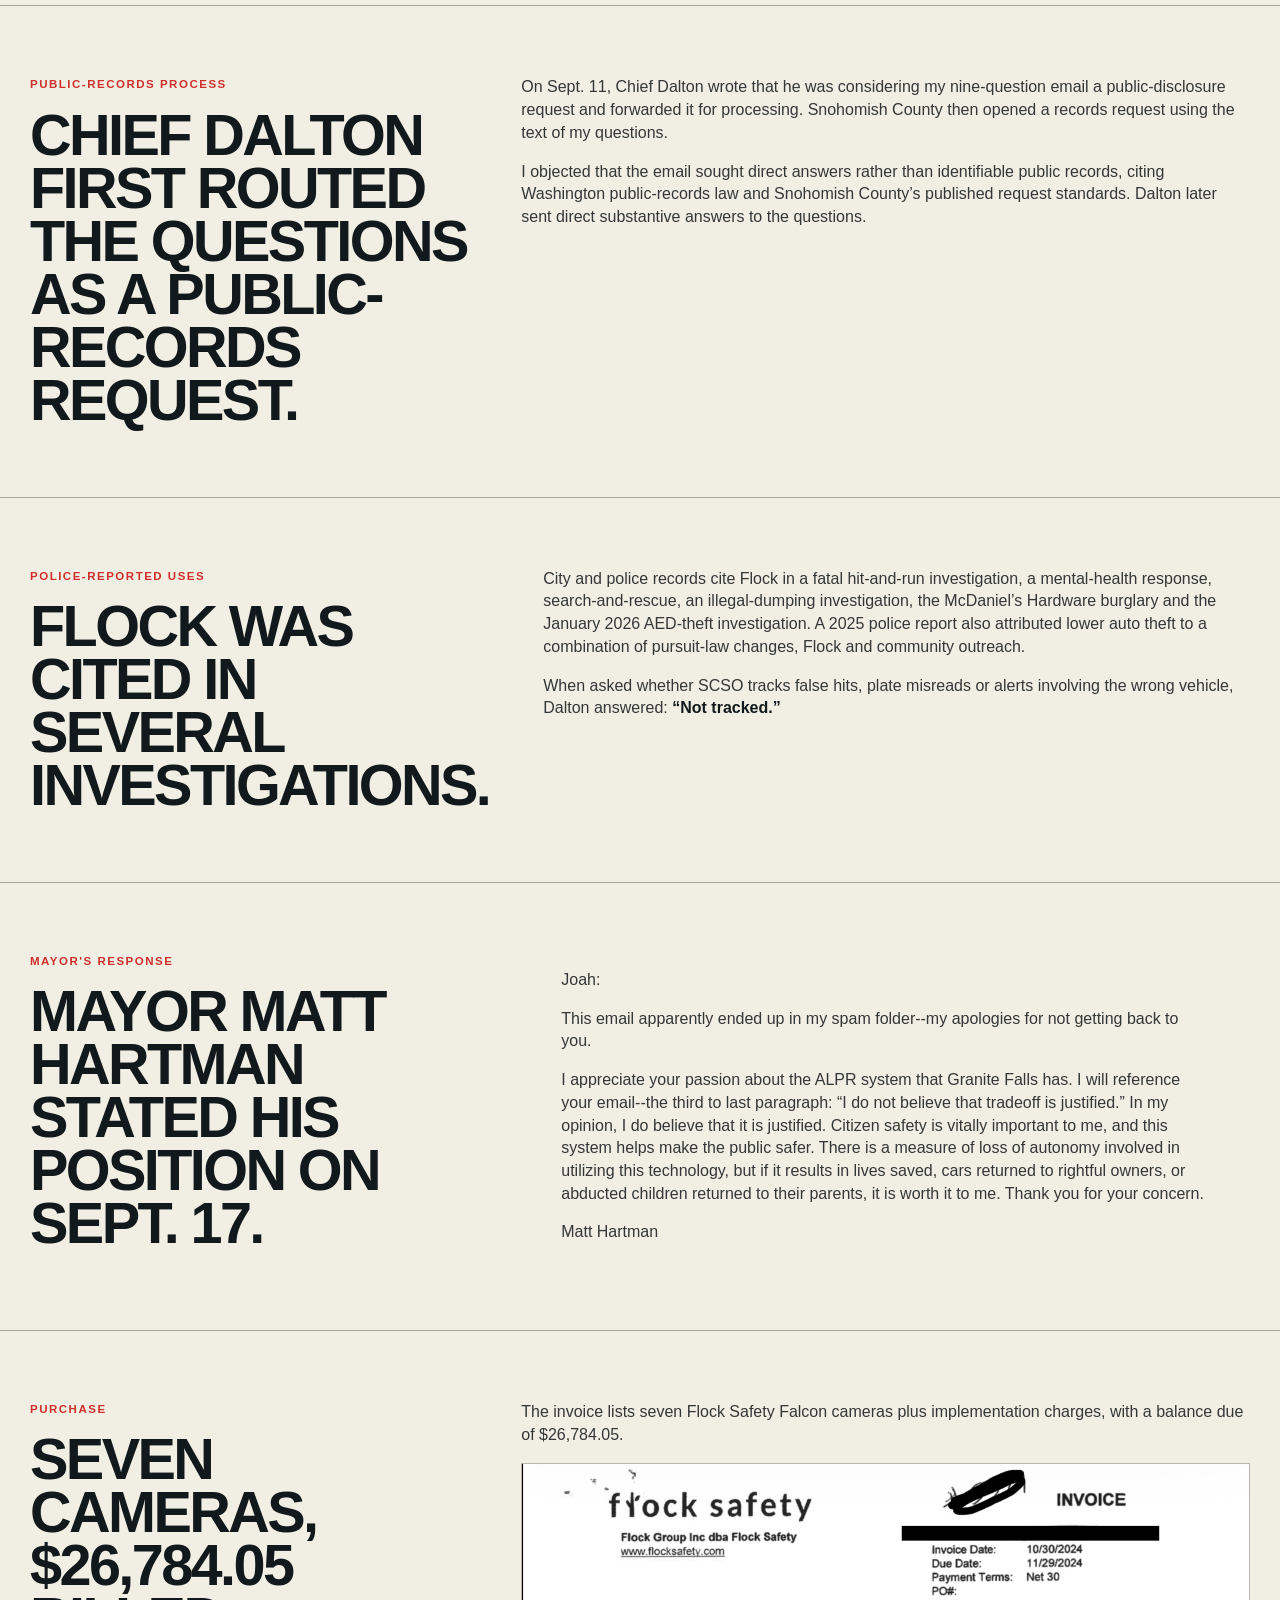
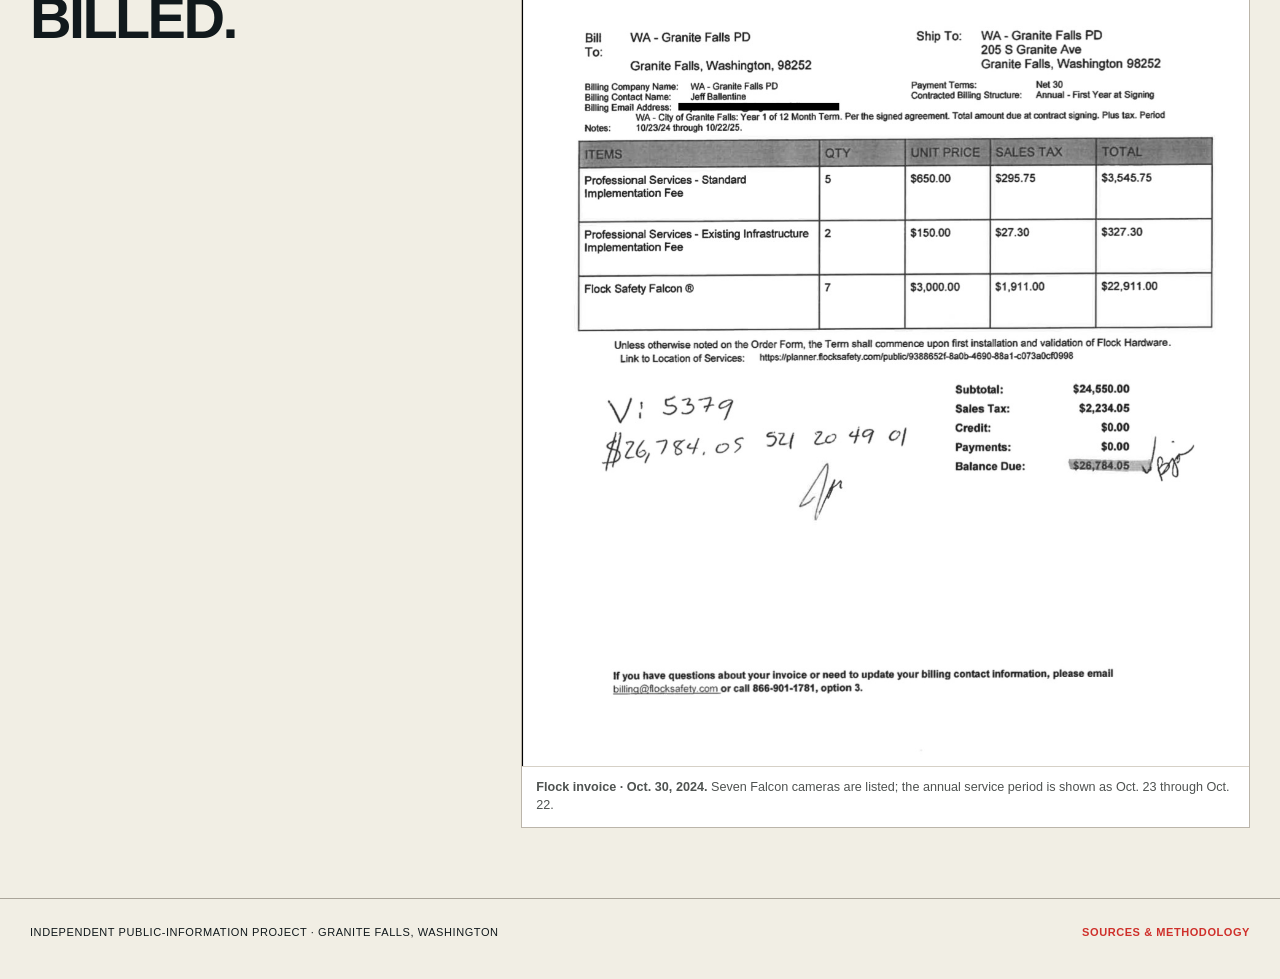
<file: evidence.html>
<!DOCTYPE html>

<html lang="en"><head><meta charset="utf-8"/><meta content="width=device-width,initial-scale=1" name="viewport"/><meta content="Primary-source Granite Falls Flock records, final City production, SCSO answers, audit questions and correspondence." name="description"/><title>Evidence | Get the Flock Out</title><link href="site.css" rel="stylesheet"/></head><body><header><div class="wrap nav"><a class="brand" href="index.html">Get the Flock Out <span>| Granite Falls</span></a><nav aria-label="Primary" class="navlinks"><a href="index.html">Home</a><a href="timeline.html">Timeline</a><a class="active" href="evidence.html">Evidence</a><a href="records.html">Records</a><a href="reporting.html">News</a><a href="school-camera.html">School camera</a><a href="about.html">About</a><a class="take" href="action.html">Take action</a></nav></div></header><main><section class="pagehero"><div class="wrap"><div class="kicker">Primary sources</div><h1>Read the <span class="red">evidence.</span></h1><p>Granite Falls records, official correspondence, SCSO answers and contract documents.</p><div class="redline"></div></div></section><section class="section"><div class="wrap section-grid"><div><div class="section-sub">Transparency</div><h2>Officials repeatedly discussed public-records exposure.</h2></div><div class="copy"><p>The emails below document concern about whether Granite Falls would receive Flock-related public-records requests. In a September 2026 meeting, City Manager Jeff Balentine told this project that those concerns were raised to protect citizen ALPR data from being obtained through records requests. Washington’s ESSB 6002 has since exempted ALPR data from public inspection and copying under the Public Records Act.</p><div class="shots"><figure class="shot"><img alt="Evidence screenshot" class="zoom" decoding="async" loading="lazy" src="assets/no-prrs-no-problems.jpg"/><figcaption><b>June 13, 2025.</b> City Manager Brent Kirk writes: “No PRRs no problems. We can cross that bridge when we get to it.”</figcaption></figure><figure class="shot"><img alt="Evidence screenshot" class="zoom" decoding="async" loading="lazy" src="assets/fly-under-radar.jpg"/><figcaption><b>June 13, 2025.</b> In the same thread, Kirk writes: “Hopefully we continue to fly under his radar.”</figcaption></figure><figure class="shot wide"><img alt="Evidence screenshot" class="zoom" decoding="async" loading="lazy" src="assets/stay-under-radar.jpg"/><figcaption><b>June 30, 2025.</b> Kirk says the City is “trying to stay under the radar as long as possible” while discussing a possible legislative change and whether contract structure could affect public-records treatment.</figcaption></figure></div></div></div></section><section class="section"><div class="wrap section-grid"><div><div class="section-sub">Proposed exemption</div><h2>Counsel circulated a legislative template.</h2></div><div class="copy"><p>City counsel circulated a template asking Washington legislators to create a specific Public Records Act exemption for ALPR data. The subsequent thread discusses legislative advocacy and Flock's position that the agency, not Flock, owns the data.</p><div class="shots"><figure class="shot"><img alt="Evidence screenshot" class="zoom" decoding="async" loading="lazy" src="assets/exemption-request-email.jpg"/><figcaption><b>June 27, 2025.</b> Counsel sends clients a template letter seeking an ALPR-data exemption.</figcaption></figure><figure class="shot"><img alt="Evidence screenshot" class="zoom" decoding="async" loading="lazy" src="assets/alpr-exemption-template.jpg"/><figcaption><b>Template letter.</b> The draft asks legislators to amend RCW 42.56 to create a specific exemption for ALPR data.</figcaption></figure><figure class="shot wide"><img alt="Evidence screenshot" class="zoom" decoding="async" loading="lazy" src="assets/flock-lobbying.jpg"/><figcaption><b>June 30, 2025.</b> Counsel says Flock had been adamant it could not “own” the data and would put resources into legislative lobbying.</figcaption></figure></div></div></div></section><section class="section"><div class="wrap section-grid"><div><div class="section-sub">Documented uses</div><h2>Cases where officials said Flock assisted.</h2></div><div class="copy"><p>Chief Tom Dalton identified a fatal hit-and-run investigation, a mental-health response, search-and-rescue and an illegal-dumping investigation as examples in which Flock assisted. Later records also cite the McDaniel’s Hardware burglary and the January 2026 AED-theft investigation.</p><figure class="shot compact"><img alt="Evidence screenshot" class="zoom" decoding="async" loading="lazy" src="assets/flock-successes.jpg"/><figcaption><b>June 26, 2025.</b> Dalton lists four incidents he characterized as successful Flock uses.</figcaption></figure></div></div></section><section class="section"><div class="wrap section-grid"><div><div class="section-sub">Public-records administration</div><h2>The City asked Flock for a technical solution.</h2></div><div class="copy"><p>Deputy City Manager Jeff Balentine asked Flock Legal about a cloud-based portal that could reduce administrative burden and potential penalties when producing Flock records. Flock responded that product development was already addressing some of the issues.</p><div class="shots"><figure class="shot"><img alt="Evidence screenshot" class="zoom" decoding="async" loading="lazy" src="assets/prr-portal-request.jpg"/><figcaption><b>July 8, 2025.</b> Balentine asks Flock Legal about a real-time cloud-based portal for public-records requests.</figcaption></figure><figure class="shot"><img alt="Evidence screenshot" class="zoom" decoding="async" loading="lazy" src="assets/flock-prr-response.jpg"/><figcaption><b>July 9, 2025.</b> Flock says product development was addressing several of the issues and proposes a call.</figcaption></figure><figure class="shot"><img alt="Evidence screenshot" class="zoom" decoding="async" loading="lazy" src="assets/prr-options-1.jpg"/><figcaption><b>City-authored PRR options · page 1.</b> Describes timeliness, legislative uncertainty and possible portal features.</figcaption></figure><figure class="shot"><img alt="Evidence screenshot" class="zoom" decoding="async" loading="lazy" src="assets/prr-options-2.jpg"/><figcaption><b>City-authored PRR options · page 2.</b> Discusses limitations, privacy/security considerations and alternative approaches.</figcaption></figure></div></div></div></section><section class="section"><div class="wrap section-grid"><div><div class="section-sub">Renewal + policy advocacy</div><h2>Police leadership made renewal a priority and pushed for broader rules.</h2></div><div class="copy"><div class="shots"><figure class="shot"><img alt="Evidence screenshot" class="zoom" decoding="async" loading="lazy" src="assets/budget-renewal.jpg"/><figcaption><b>Aug. 27, 2025.</b> Dalton's 2026 budget memorandum lists Flock renewal first and calls it the department's “number one priority.”</figcaption></figure><figure class="shot"><img alt="Evidence screenshot" class="zoom" decoding="async" loading="lazy" src="assets/dalton-awc.jpg"/><figcaption><b>Dec. 2, 2025.</b> Dalton asks the Association of Washington Cities to discuss a longer retention period and why a search warrant should not be required for other agencies’ data.</figcaption></figure><figure class="shot wide"><img alt="Evidence screenshot" class="zoom" decoding="async" loading="lazy" src="assets/awc-reply.jpg"/><figcaption><b>Dec. 2, 2025.</b> An AWC government-relations official replies that they agree 72 hours was too short and that a search warrant should not be needed for shared information. The email reflects advocacy at that time, not current Washington law.</figcaption></figure></div></div></div></section><section class="section"><div class="wrap section-grid"><div><div class="section-sub">Council disagreement</div><h2>Council opposition was documented.</h2></div><div class="copy"><p>Councilmember Bruce Straughn wrote that he opposed the original Flock contract and remained opposed. He later asked for another Council discussion and a legal interpretation of developing court rulings.</p><div class="shots"><figure class="shot"><img alt="Councilmember correspondence" class="zoom" decoding="async" loading="lazy" src="assets/straughn-opposition.webp"/><figcaption><b>Sept. 30, 2025.</b> Existing record excerpt documenting Straughn's stated opposition to the Flock contract.</figcaption></figure><figure class="shot"><img alt="Councilmember correspondence" class="zoom" decoding="async" loading="lazy" src="assets/straughn-status.jpg"/><figcaption><b>Nov. 26, 2025.</b> Straughn asks for a Council discussion/update and legal interpretation.</figcaption></figure></div></div></div></section><section class="section"><div class="wrap section-grid"><div><div class="section-sub">Scale + physical maintenance</div><h2>Five active cameras recorded 40,470 reads in five days.</h2></div><div class="copy"><p>A five-day dashboard sample from Feb. 13–17, 2025 covers five active cameras and shows 40,470 total vehicle reads and 28,515 unique vehicle reads. Separate 2025 correspondence shows city staff arranging to trim a tree that was blocking a 100th Street Flock camera.</p><div class="shots"><figure class="shot"><img alt="Evidence screenshot" class="zoom" decoding="async" loading="lazy" src="assets/volume-by-camera.jpg"/><figcaption><b>Feb. 13–17, 2025.</b> Vehicle volume broken out by camera location.</figcaption></figure><figure class="shot"><img alt="Evidence screenshot" class="zoom" decoding="async" loading="lazy" src="assets/volume-total.jpg"/><figcaption><b>Feb. 13–17, 2025.</b> Total daily read volume across the Granite Falls system.</figcaption></figure><figure class="shot"><img alt="Evidence screenshot" class="zoom" decoding="async" loading="lazy" src="assets/tree-blockage-email.jpg"/><figcaption><b>Sept. 2, 2025.</b> Kirk tells Public Works that the police chief asked for a tree near the camera to be trimmed.</figcaption></figure><figure class="shot"><img alt="Evidence screenshot" class="zoom" decoding="async" loading="lazy" src="assets/camera-tree-photo.jpg"/><figcaption><b>Sept. 3, 2025.</b> Public Works identifies the tree east of the camera on 100th Street.</figcaption></figure></div></div></div></section><section class="section"><div class="wrap section-grid"><div><div class="section-sub">Final City production</div><h2>Installment 6 completed the City production.</h2></div><div class="copy"><p>City Clerk Darla Wilkins described Installment 6 as the City’s sixth and final production and stated that the City had provided all responsive records currently in its possession.</p>
<p>The City directed several remaining categories to the Snohomish County Sheriff’s Office: Attorney General registration material; audit, search and access logs; records identifying outside agencies that queried, searched or accessed Granite Falls ALPR data; and complaints, inquiries or comments held by SCSO.</p>
<p>Installment 6 adds Council packets, police activity reports and the City’s 2026 ALPR compliance presentations. The underlying SCSO audit/search/access logs remain part of the separate SCSO production.</p><div class="note"><strong>SCSO status</strong><br/>The SCSO request remains open for those operational records. The next installment is currently estimated for Nov. 23, 2026.</div></div></div></section><section class="section"><div class="wrap section-grid"><div><div class="section-sub">SCSO answers</div><h2>Questions to Chief Tom Dalton and his answers.</h2></div><div class="copy"><div class="qa-list"><details class="qa-item"><summary>1. Granite Falls High School camera</summary><div class="qa-body"><p class="qa-question"><strong>Question: </strong>Was the Flock camera near 100th Street NE and Quarry Road reviewed, disabled, re-aimed, or relocated after ESSB 6002 took effect? If so, when? Is that camera currently collecting ALPR data? If it remains active, what determination was made regarding the statute’s prohibition on collecting ALPR data on the premises, immediate surroundings, or access to or from elementary and secondary schools?</p><blockquote class="official-quote"><b>Dalton:</b><p>The camera placed near Penny Ave and 100th ST was never disabled or physically moved from its original installation location. we did, however out of concern of public perception, re-aim the camera slightly more facing north. We knew this realignment would impact the ability to collect some data but felt that the realignment of the camera would show that we acknowledged the publics concern about its placement and we were doing everything we could to comply with the intent of SB6002 (around May 1st). After consulting with both the civil attorney for Snohomish County Sheriff’s Office and with the city attorney, they both felt that the placement of the camera was not in violation of SB6002. The data collected from the Penny AVE and 100th ST camera does not collect known data from the schools or place of worship that are in the area. We did however use this camera for a case on or about January 27th, 2026, after collecting suspect vehicle information from the school district to successfully identify the suspect vehicle in the theft of the AED from the sports fields from Granite Falls HS (LL2026-455). We had to rely on the schools cameras as we had no way of identifying any vehicles coming and going from the high school parking lots.</p></blockquote></div></details><details class="qa-item"><summary>2. Who can access Granite Falls data</summary><div class="qa-body"><p class="qa-question"><strong>Question: </strong>Jeff referenced a “50-mile radius” when I asked who can access Granite Falls Flock data. What exactly does that mean? Does it mean agencies within 50 miles automatically have access to Granite Falls detections, that SCSO users can search participating cameras within 50 miles, or something else? Which agencies and categories of SCSO personnel currently have direct access?</p><blockquote class="official-quote"><b>Dalton:</b><p>The information related to which agencies are accessing our cameras can be found on the Transparency Portal. Commissioned staff and other classifications with a business need such as Public Disclosure.</p></blockquote></div></details><details class="qa-item"><summary>3. Cross-agency / network searches</summary><div class="qa-body"><p class="qa-question"><strong>Question: </strong>Is Flock’s Nationwide Lookup, or any equivalent cross-agency network-search functionality, enabled for Granite Falls? If so, does Granite Falls contribute its detections to that network, merely permit SCSO users to search other participating agencies’ data, or both? What geographic or agency restrictions are currently configured?</p><blockquote class="official-quote"><b>Dalton:</b><p>The information related to which agencies are accessing our cameras, and which cameras SCSO can access can be found on the Transparency Portal.</p></blockquote></div></details><details class="qa-item"><summary>4. Technical access controls</summary><div class="qa-body"><p class="qa-question"><strong>Question: </strong>Jeff indicated that unauthorized access is prohibited by policy. I am specifically trying to understand the technical controls. What system-level controls prevent ICE, another federal agency, or another unauthorized entity from directly or indirectly accessing Granite Falls data? Are sharing permissions based on an allowlist, user roles, agency credentials, geographic restrictions, or another mechanism? Who at SCSO can change those settings?</p><blockquote class="official-quote"><b>Dalton:</b><p>Agencies that are restricted from seeing Flock data in Washington State by statute, ICE etc. are restricted by default. Both Granite Falls PD and SCSO share with other Snohomish County Law Enforcement Agencies using Flock software by general CEO agreement. Granite Falls PD and SCSO grant access to other Washington State L/E agencies by use of reciprocal Data Sharing Agreements. Agencies that do have access to our networks are reflected on the Transparency Portals as well as the networks our deputies have access to.</p></blockquote></div></details><details class="qa-item"><summary>5. Data ownership and administrative authority</summary><div class="qa-body"><p class="qa-question"><strong>Question: </strong>ESSB 6002 states that the agency operating an ALPR system is the legal owner of the data generated by that system. Since Granite Falls pays for and contracts with Flock while SCSO operates the system, does SCSO consider the City, SCSO, or both to be the legal owner of Granite Falls ALPR data? Who at SCSO has administrative authority to disable a Granite Falls camera, revoke a user’s access, or change its sharing permissions?</p><blockquote class="official-quote"><b>Dalton:</b><p>With limited exceptions, SCSO Flock users (this includes deputies working in the Granite Falls PD contract) do not have access in any contract city Flock accounts. SCSO users conduct searches from the SCSO Flock account exclusively. The entity that owns the contract owns the data. The Granite Falls Chief of Police has ultimate responsibility for the administering the Flock account. He delegates authority to the Sheriff’s Communications and Technology Division for daily administration of the software.</p></blockquote></div></details><details class="qa-item"><summary>6. Audit trails</summary><div class="qa-body"><p class="qa-question"><strong>Question: </strong>Jeff indicated that SCSO retains the access logs and provides them to the City. Who within SCSO is responsible for obtaining and retaining Flock’s audit-trail data? Does the audit trail record the individual user, date and time, search terms, stated purpose/offense type, associated call or case number, camera locations accessed, and any export, download, or sharing action? How long are those audit records retained, and when was the Granite Falls system last audited?</p><blockquote class="official-quote"><b>Dalton:</b><p>The Communications and Technology Division administers the Flock Systems.</p><p>Search parameters reflected in the audit trail: Flock ID Assigned to this User, Deputy Name, Networks Searched, Number of Devices Searched (cameras), Time Frame of Search, License Plate, Reason, Case #, Filters, Search Time, Search Type. Audit trail retained indefinitely. Organizational Audits are not scheduled for Granite Falls because all SCSO searches are performed in the SCSO account.</p></blockquote></div></details><details class="qa-item"><summary>7. Retention and false alerts</summary><div class="qa-body"><p class="qa-question"><strong>Question: </strong>Does SCSO track the number of false hits, plate misreads, or alerts involving the wrong vehicle from the Granite Falls cameras? If so, how many have occurred since deployment, and what verification is required before an officer acts on an alert?</p><blockquote class="official-quote"><b>Dalton:</b><p>Not tracked</p></blockquote></div></details><details class="qa-item"><summary>8. Flock system changes</summary><div class="qa-body"><p class="qa-question"><strong>Question: </strong>The Granite Falls MSA permits Flock to make software/platform updates, while ESSB 6002 requires the knowledge and explicit consent of the authorized Washington agency for changes that may affect sharing permissions. Who at SCSO is authorized to provide that consent for the Granite Falls system, and how are those approvals and configuration changes documented?</p><blockquote class="official-quote"><b>Dalton:</b><p>The contract is owned by the city of Granite Falls and their reps. make any decisions regarding the Granite Falls contract. Flock has yet to ask for changes that would affect sharing, so we are not yet familiar with that process.</p></blockquote></div></details><details class="qa-item"><summary>9. Anonymized data and machine learning</summary><div class="qa-body"><p class="qa-question"><strong>Question: </strong>The current Flock MSA permits Flock to create anonymized data from customer data and use it for machine-learning training and other product-development purposes. Has SCSO determined whether Flock is currently deriving anonymized data from Granite Falls ALPR captures, and whether that activity remains permitted under Washington’s new ALPR requirements? If that is controlled exclusively by the City’s contract rather than SCSO, please clarify that division of responsibility.</p><blockquote class="official-quote"><b>Dalton:</b><p>I’m not familiar with the contract, do not know if Flock is currently deriving anonymized data, and have not seem anything in the state law that forbids this activity.</p></blockquote></div></details></div></div></div></section><section class="section"><div class="wrap section-grid"><div><div class="section-sub">Public-records process</div><h2>Chief Dalton first routed the questions as a public-records request.</h2></div><div class="copy"><p>On Sept. 11, Chief Dalton wrote that he was considering my nine-question email a public-disclosure request and forwarded it for processing. Snohomish County then opened a records request using the text of my questions.</p><p>I objected that the email sought direct answers rather than identifiable public records, citing Washington public-records law and Snohomish County’s published request standards. Dalton later sent direct substantive answers to the questions.</p></div></div></section><section class="section"><div class="wrap section-grid"><div><div class="section-sub">Police-reported uses</div><h2>Flock was cited in several investigations.</h2></div><div class="copy"><p>City and police records cite Flock in a fatal hit-and-run investigation, a mental-health response, search-and-rescue, an illegal-dumping investigation, the McDaniel’s Hardware burglary and the January 2026 AED-theft investigation. A 2025 police report also attributed lower auto theft to a combination of pursuit-law changes, Flock and community outreach.</p><p>When asked whether SCSO tracks false hits, plate misreads or alerts involving the wrong vehicle, Dalton answered: <strong>“Not tracked.”</strong></p></div></div></section><section class="section"><div class="wrap section-grid"><div><div class="section-sub">Mayor's response</div><h2>Mayor Matt Hartman stated his position on Sept. 17.</h2></div><div class="copy"><blockquote class="official-quote"><p>Joah:</p><p>This email apparently ended up in my spam folder--my apologies for not getting back to you.</p><p>I appreciate your passion about the ALPR system that Granite Falls has. I will reference your email--the third to last paragraph: “I do not believe that tradeoff is justified.” In my opinion, I do believe that it is justified. Citizen safety is vitally important to me, and this system helps make the public safer. There is a measure of loss of autonomy involved in utilizing this technology, but if it results in lives saved, cars returned to rightful owners, or abducted children returned to their parents, it is worth it to me. Thank you for your concern.</p><p>Matt Hartman</p></blockquote></div></div></section><section class="section"><div class="wrap section-grid"><div><div class="section-sub">Purchase</div><h2>Seven cameras, $26,784.05 billed.</h2></div><div class="copy"><p>The invoice lists seven Flock Safety Falcon cameras plus implementation charges, with a balance due of $26,784.05.</p><figure class="shot compact"><img alt="Evidence screenshot" class="zoom" decoding="async" loading="lazy" src="assets/invoice-seven-cameras.jpg"/><figcaption><b>Flock invoice · Oct. 30, 2024.</b> Seven Falcon cameras are listed; the annual service period is shown as Oct. 23 through Oct. 22.</figcaption></figure></div></div></section></main><footer><div class="wrap footer-grid"><span>Independent public-information project · Granite Falls, Washington</span><a href="about.html">Sources &amp; methodology</a></div></footer><script src="site.js"></script></body></html>
</file>
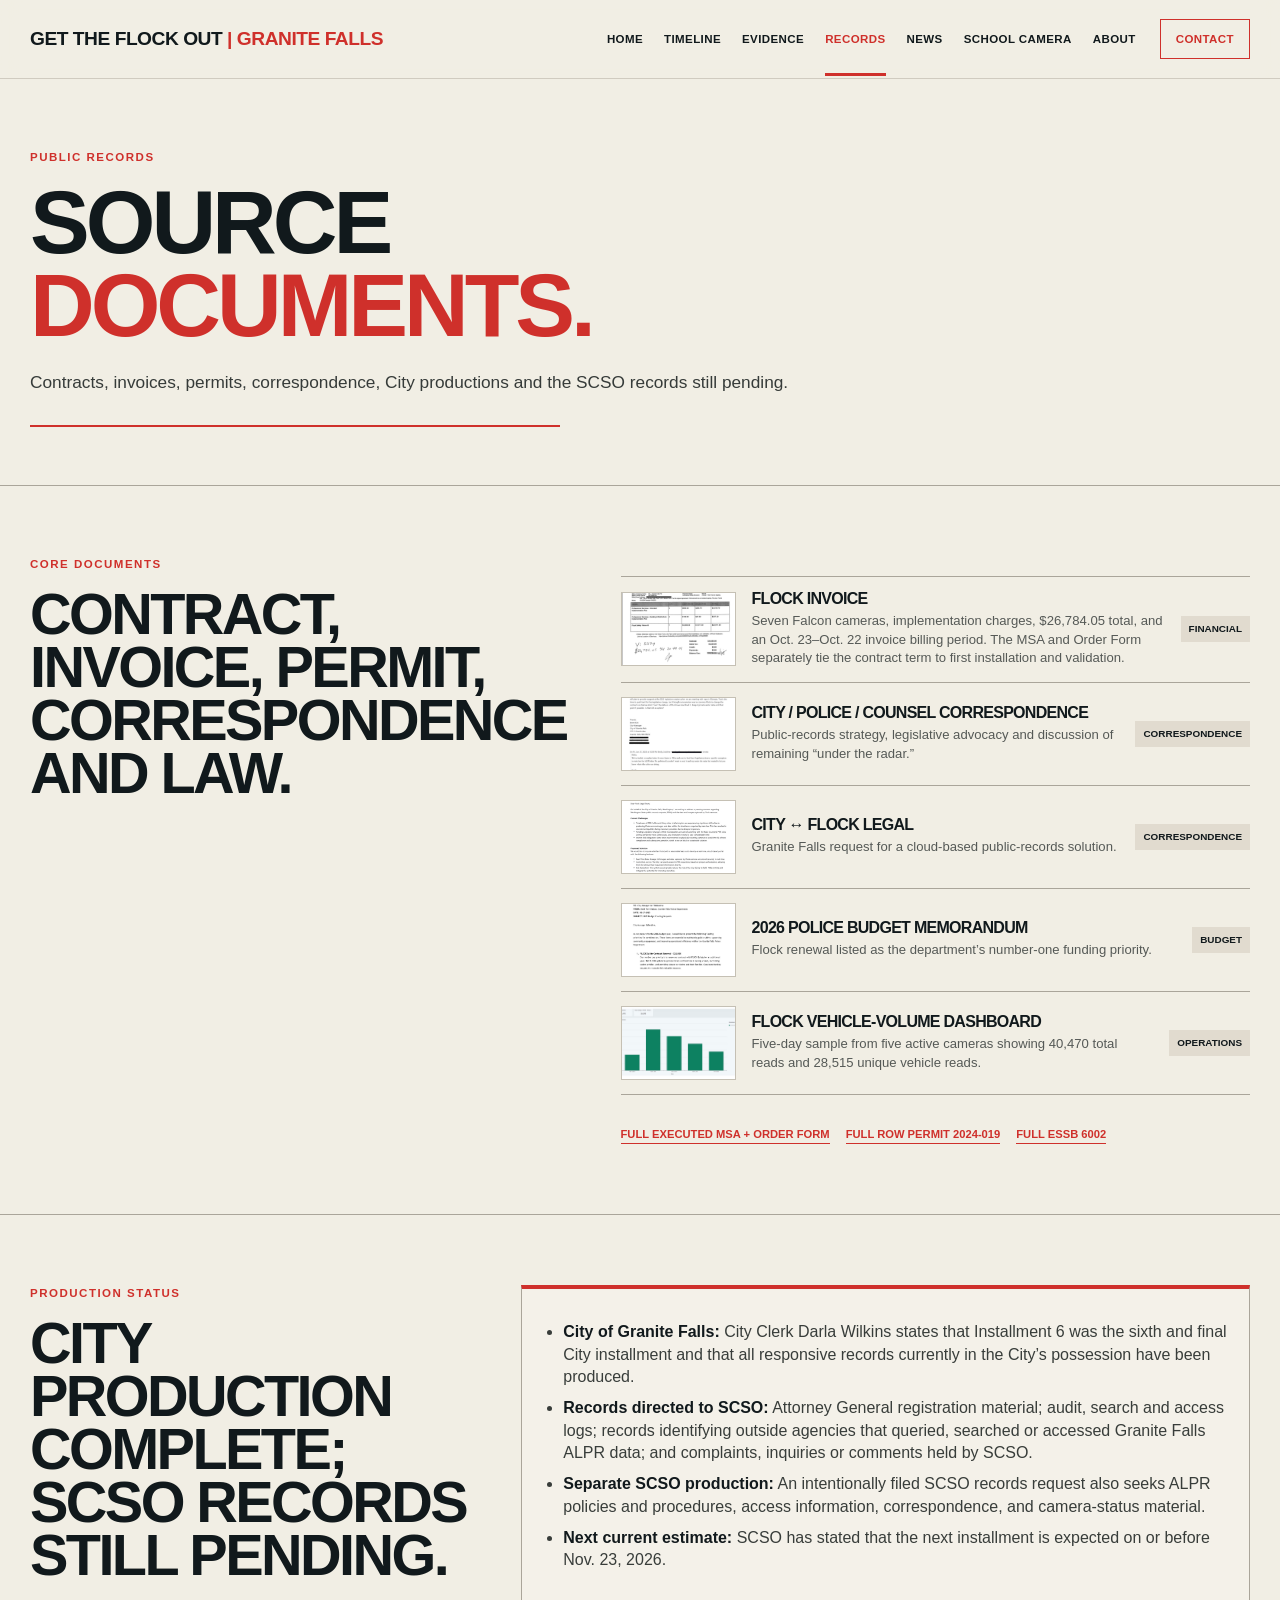
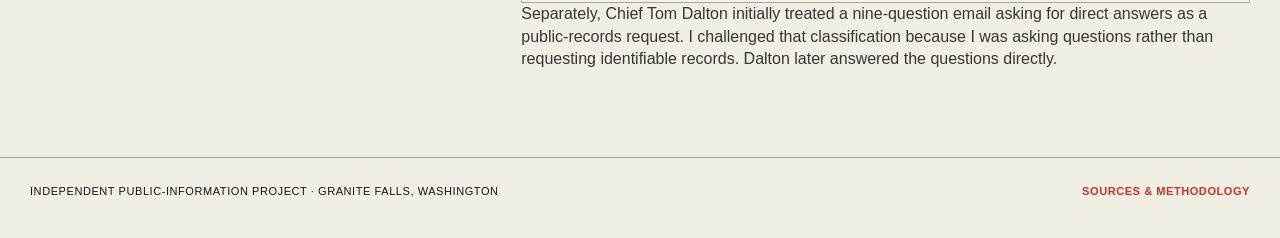
<file: records.html>
<!DOCTYPE html>

<html lang="en"><head><meta charset="utf-8"/><meta content="width=device-width,initial-scale=1" name="viewport"/><meta content="Granite Falls Flock public records, correspondence, invoice and source documents." name="description"/><title>Records | Get the Flock Out</title><link href="site.css" rel="stylesheet"/></head><body><header><div class="wrap nav"><a class="brand" href="index.html">Get the Flock Out <span>| Granite Falls</span></a><nav aria-label="Primary" class="navlinks"><a href="index.html">Home</a><a href="timeline.html">Timeline</a><a href="evidence.html">Evidence</a><a class="active" href="records.html">Records</a><a href="reporting.html">News</a><a href="school-camera.html">School camera</a><a href="about.html">About</a><a class="take" href="action.html">Take action</a></nav></div></header><main><section class="pagehero"><div class="wrap"><div class="kicker">Public records</div><h1>Source <span class="red">documents.</span></h1><p>Contracts, invoices, permits, correspondence, City productions and the SCSO records still pending.</p><div class="redline"></div></div></section><section class="section"><div class="wrap section-grid"><div><div class="section-sub">Core documents</div><h2>Contract, invoice, permit, correspondence and law.</h2></div><div class="copy"><div class="record-list"><div class="record-row"><img alt="Flock invoice" src="assets/invoice-seven-cameras.jpg"/><div><h3>Flock invoice</h3><p>Seven Falcon cameras, implementation charges, $26,784.05 total, and an Oct. 23–Oct. 22 invoice billing period. The MSA and Order Form separately tie the contract term to first installation and validation.</p></div><span class="badge">Financial</span></div><div class="record-row"><img alt="City / police / counsel correspondence" src="assets/stay-under-radar.jpg"/><div><h3>City / police / counsel correspondence</h3><p>Public-records strategy, legislative advocacy and discussion of remaining “under the radar.”</p></div><span class="badge">Correspondence</span></div><div class="record-row"><img alt="City ↔ Flock Legal" src="assets/prr-portal-request.jpg"/><div><h3>City ↔ Flock Legal</h3><p>Granite Falls request for a cloud-based public-records solution.</p></div><span class="badge">Correspondence</span></div><div class="record-row"><img alt="2026 police budget memorandum" src="assets/budget-renewal.jpg"/><div><h3>2026 police budget memorandum</h3><p>Flock renewal listed as the department’s number-one funding priority.</p></div><span class="badge">Budget</span></div><div class="record-row"><img alt="Flock vehicle-volume dashboard" src="assets/volume-total.jpg"/><div><h3>Flock vehicle-volume dashboard</h3><p>Five-day sample from five active cameras showing 40,470 total reads and 28,515 unique vehicle reads.</p></div><span class="badge">Operations</span></div></div><div class="source-links"><a href="docs/executed-msa-order-form.pdf" rel="noopener" target="_blank">Full executed MSA + Order Form</a><a href="docs/row-permit-2024-019.pdf" rel="noopener" target="_blank">Full ROW Permit 2024-019</a><a href="docs/essb-6002-2026.pdf" rel="noopener" target="_blank">Full ESSB 6002</a></div></div></div></section><section class="section"><div class="wrap section-grid"><div><div class="section-sub">Production status</div><h2>City production complete; SCSO records still pending.</h2></div><div class="copy">
<div class="status-panel"><ul>
<li><strong>City of Granite Falls:</strong> City Clerk Darla Wilkins states that Installment 6 was the sixth and final City installment and that all responsive records currently in the City’s possession have been produced.</li>
<li><strong>Records directed to SCSO:</strong> Attorney General registration material; audit, search and access logs; records identifying outside agencies that queried, searched or accessed Granite Falls ALPR data; and complaints, inquiries or comments held by SCSO.</li>
<li><strong>Separate SCSO production:</strong> An intentionally filed SCSO records request also seeks ALPR policies and procedures, access information, correspondence, and camera-status material.</li>
<li><strong>Next current estimate:</strong> SCSO has stated that the next installment is expected on or before Nov. 23, 2026.</li>
</ul></div>
<p>Separately, Chief Tom Dalton initially treated a nine-question email asking for direct answers as a public-records request. I challenged that classification because I was asking questions rather than requesting identifiable records. Dalton later answered the questions directly.</p>
</div></div></section></main><footer><div class="wrap footer-grid"><span>Independent public-information project · Granite Falls, Washington</span><a href="about.html">Sources &amp; methodology</a></div></footer><script src="site.js"></script></body></html>
</file>
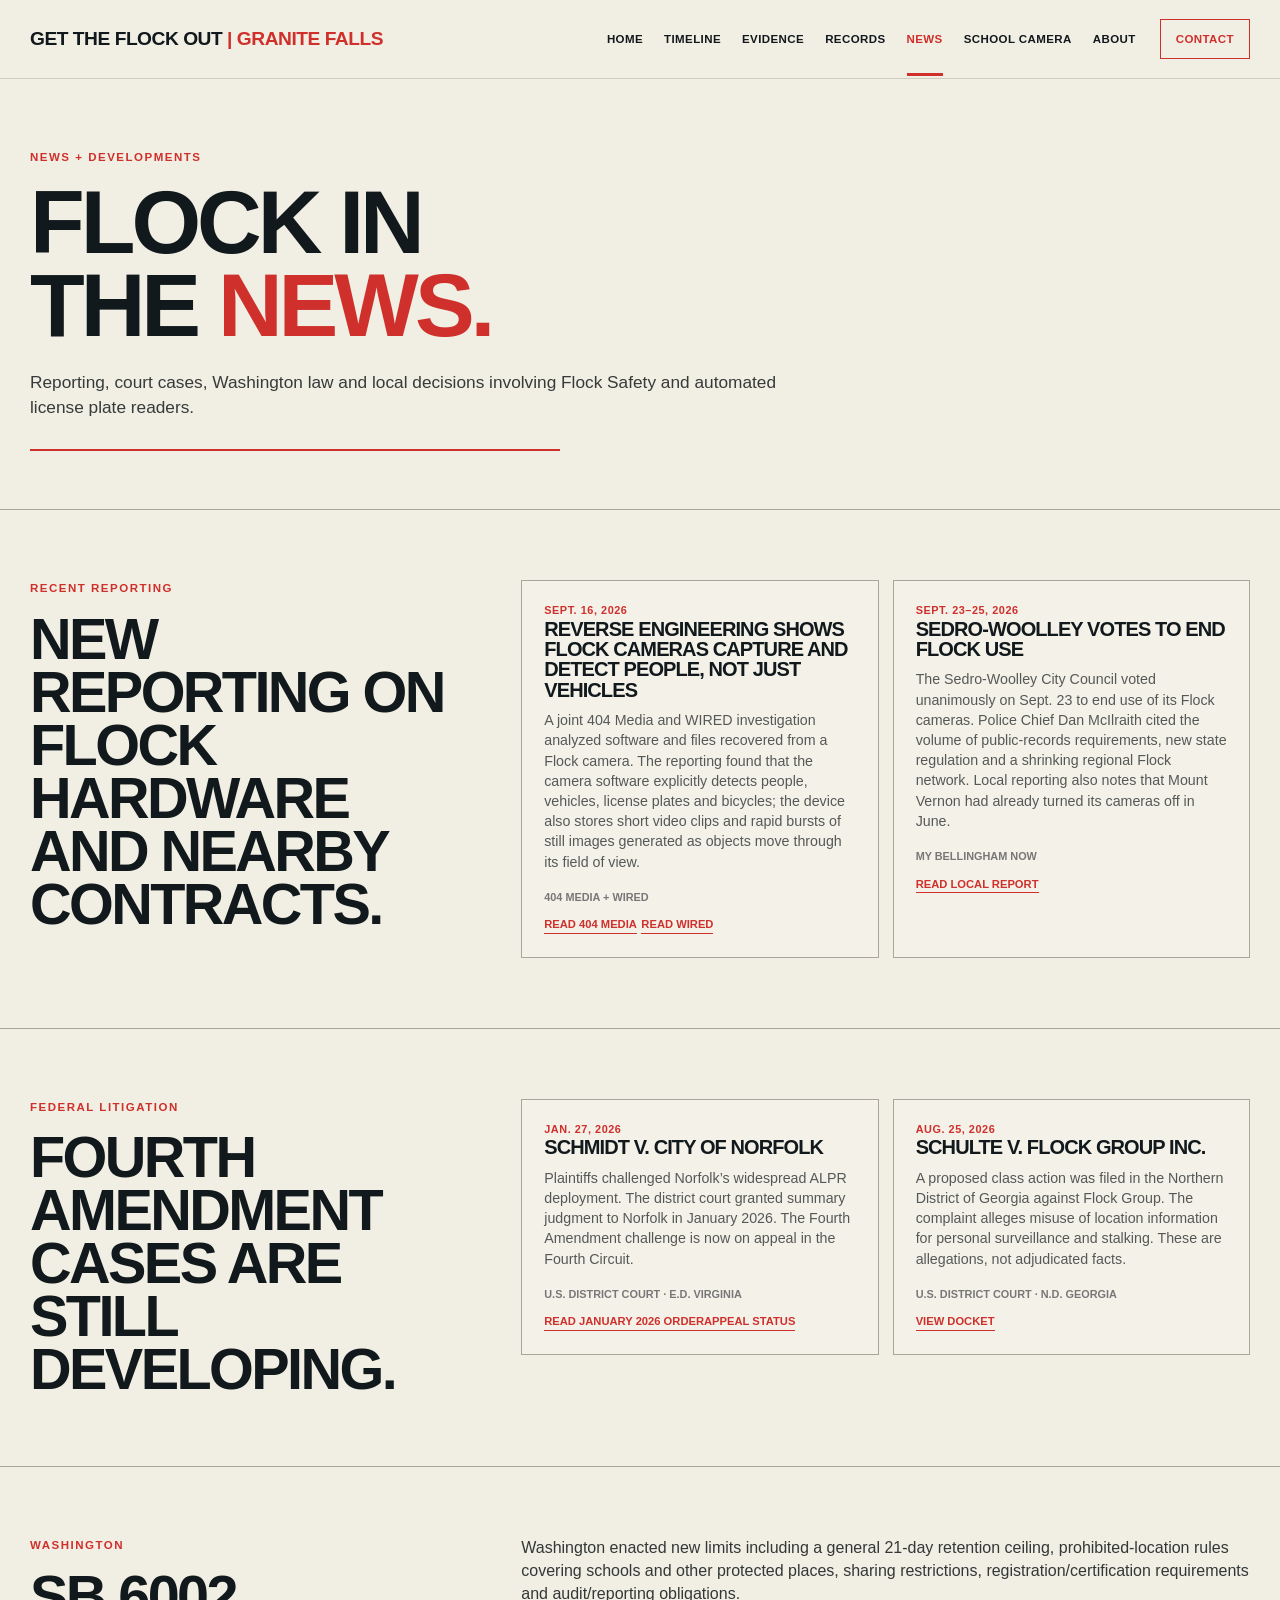
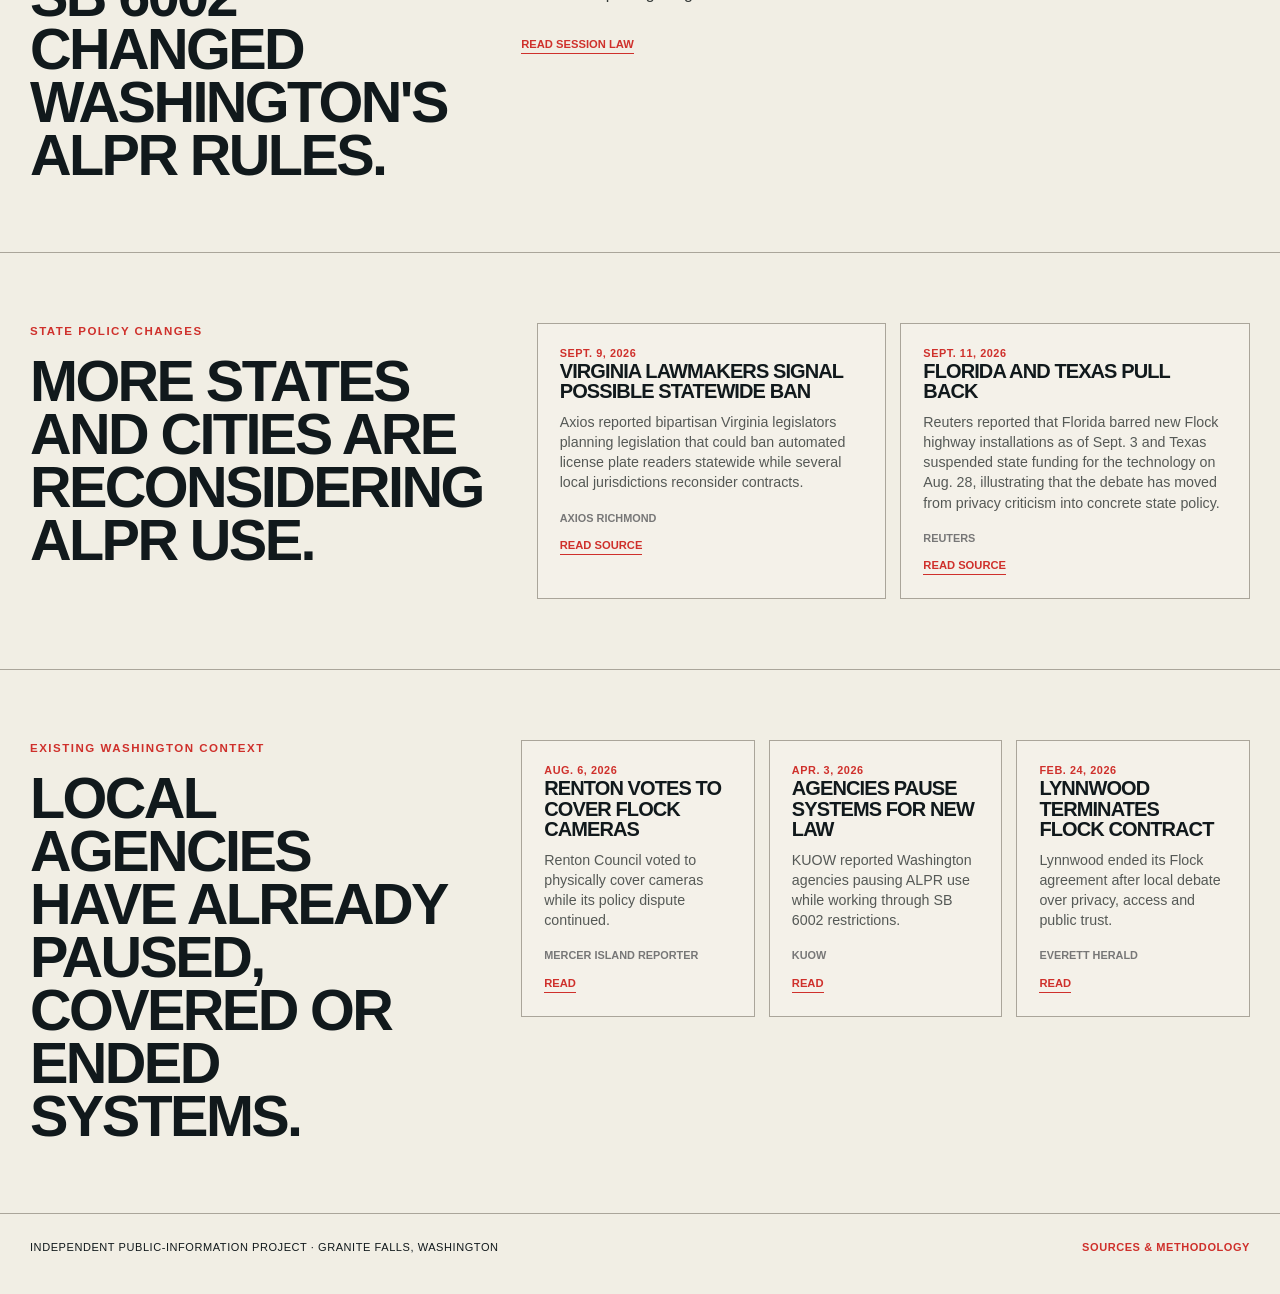
<file: reporting.html>
<!DOCTYPE html>

<html lang="en"><head><meta charset="utf-8"/><meta content="width=device-width,initial-scale=1" name="viewport"/><meta content="News, litigation, Washington law and policy developments concerning Flock Safety and automated license plate readers." name="description"/><title>News | Get the Flock Out</title><link href="site.css" rel="stylesheet"/></head><body><header><div class="wrap nav"><a class="brand" href="index.html">Get the Flock Out <span>| Granite Falls</span></a><nav aria-label="Primary" class="navlinks"><a href="index.html">Home</a><a href="timeline.html">Timeline</a><a href="evidence.html">Evidence</a><a href="records.html">Records</a><a class="active" href="reporting.html">News</a><a href="school-camera.html">School camera</a><a href="about.html">About</a><a class="take" href="action.html">Take action</a></nav></div></header><main><section class="pagehero"><div class="wrap"><div class="kicker">News + developments</div><h1>Flock in the <span class="red">news.</span></h1><p>Reporting, court cases, Washington law and local decisions involving Flock Safety and automated license plate readers.</p><div class="redline"></div></div></section><section class="section"><div class="wrap section-grid"><div><div class="section-sub">Recent reporting</div><h2>New reporting on Flock hardware and nearby contracts.</h2></div><div class="copy"><div class="grid2">
<article class="card"><div class="date">Sept. 16, 2026</div><h3>Reverse engineering shows Flock cameras capture and detect people, not just vehicles</h3><p>A joint 404 Media and WIRED investigation analyzed software and files recovered from a Flock camera. The reporting found that the camera software explicitly detects people, vehicles, license plates and bicycles; the device also stores short video clips and rapid bursts of still images generated as objects move through its field of view.</p><div class="source">404 Media + WIRED</div><a class="link" href="https://www.404media.co/hackers-stole-flocks-camera-software-revealing-how-the-company-tracks-cars-and-people-2/" rel="noopener" target="_blank">Read 404 Media</a> <a class="link" href="https://www.wired.com/story/hackers-flock-camera-data-shows-how-system-works/" rel="noopener" target="_blank">Read WIRED</a></article>
<article class="card"><div class="date">Sept. 23–25, 2026</div><h3>Sedro-Woolley votes to end Flock use</h3><p>The Sedro-Woolley City Council voted unanimously on Sept. 23 to end use of its Flock cameras. Police Chief Dan McIlraith cited the volume of public-records requirements, new state regulation and a shrinking regional Flock network. Local reporting also notes that Mount Vernon had already turned its cameras off in June.</p><div class="source">My Bellingham Now</div><a class="link" href="https://mybellinghamnow.com/news/297792-sedro-woolley-joins-mount-vernon-in-ending-use-of-flock-cameras/" rel="noopener" target="_blank">Read local report</a></article>
</div></div></div></section><section class="section"><div class="wrap section-grid"><div><div class="section-sub">Federal litigation</div><h2>Fourth Amendment cases are still developing.</h2></div><div class="copy"><div class="grid2"><article class="card"><div class="date">Jan. 27, 2026</div><h3>Schmidt v. City of Norfolk</h3><p>Plaintiffs challenged Norfolk’s widespread ALPR deployment. The district court granted summary judgment to Norfolk in January 2026. The Fourth Amendment challenge is now on appeal in the Fourth Circuit.</p><div class="source">U.S. District Court · E.D. Virginia</div><a class="link" href="https://law.justia.com/cases/federal/district-courts/virginia/vaedce/2%3A2024cv00621/562101/191/" rel="noopener" target="_blank">Read January 2026 order</a><a class="link" href="https://www.aclu.org/cases/schmidt-v-norfolk" rel="noopener" target="_blank">Appeal status</a></article><article class="card"><div class="date">Aug. 25, 2026</div><h3>Schulte v. Flock Group Inc.</h3><p>A proposed class action was filed in the Northern District of Georgia against Flock Group. The complaint alleges misuse of location information for personal surveillance and stalking. These are allegations, not adjudicated facts.</p><div class="source">U.S. District Court · N.D. Georgia</div><a class="link" href="https://dockets.justia.com/docket/georgia/gandce/1%3A2026cv04843/364163" rel="noopener" target="_blank">View docket</a></article></div></div></div></section><section class="section"><div class="wrap section-grid"><div><div class="section-sub">Washington</div><h2>SB 6002 changed Washington's ALPR rules.</h2></div><div class="copy"><p>Washington enacted new limits including a general 21-day retention ceiling, prohibited-location rules covering schools and other protected places, sharing restrictions, registration/certification requirements and audit/reporting obligations.</p><div class="source-links"><a href="https://lawfilesext.leg.wa.gov/biennium/2025-26/Htm/Bills/Session%20Laws/Senate/6002-S.SL.htm" rel="noopener" target="_blank">Read session law</a></div></div></div></section><section class="section"><div class="wrap section-grid"><div><div class="section-sub">State policy changes</div><h2>More states and cities are reconsidering ALPR use.</h2></div><div class="copy"><div class="grid2"><article class="card"><div class="date">Sept. 9, 2026</div><h3>Virginia lawmakers signal possible statewide ban</h3><p>Axios reported bipartisan Virginia legislators planning legislation that could ban automated license plate readers statewide while several local jurisdictions reconsider contracts.</p><div class="source">Axios Richmond</div><a class="link" href="https://www.axios.com/local/richmond/2026/09/09/richmond-flock-cameras-contracts-goochland" rel="noopener" target="_blank">Read source</a></article><article class="card"><div class="date">Sept. 11, 2026</div><h3>Florida and Texas pull back</h3><p>Reuters reported that Florida barred new Flock highway installations as of Sept. 3 and Texas suspended state funding for the technology on Aug. 28, illustrating that the debate has moved from privacy criticism into concrete state policy.</p><div class="source">Reuters</div><a class="link" href="https://www.reuters.com/world/us/who-likes-flock-ai-cameras-reutersipsos-polled-1000-americans-find-out-2026-09-11/" rel="noopener" target="_blank">Read source</a></article></div></div></div></section><section class="section"><div class="wrap section-grid"><div><div class="section-sub">Existing Washington context</div><h2>Local agencies have already paused, covered or ended systems.</h2></div><div class="copy"><div class="grid3"><article class="card"><div class="date">Aug. 6, 2026</div><h3>Renton votes to cover Flock cameras</h3><p>Renton Council voted to physically cover cameras while its policy dispute continued.</p><div class="source">Mercer Island Reporter</div><a class="link" href="https://www.mi-reporter.com/2026/08/06/renton-city-council-votes-to-cover-flock-cameras/" rel="noopener" target="_blank">Read</a></article><article class="card"><div class="date">Apr. 3, 2026</div><h3>Agencies pause systems for new law</h3><p>KUOW reported Washington agencies pausing ALPR use while working through SB 6002 restrictions.</p><div class="source">KUOW</div><a class="link" href="https://www.kuow.org/law/2026-04-03/police-pause-license-plate-readers-to-comply-with-new-wa-state-restrictions" rel="noopener" target="_blank">Read</a></article><article class="card"><div class="date">Feb. 24, 2026</div><h3>Lynnwood terminates Flock contract</h3><p>Lynnwood ended its Flock agreement after local debate over privacy, access and public trust.</p><div class="source">Everett Herald</div><a class="link" href="https://www.heraldnet.com/news/lynnwood-becomes-one-of-the-1st-in-the-state-to-terminate-flock-contract/" rel="noopener" target="_blank">Read</a></article></div></div></div></section></main><footer><div class="wrap footer-grid"><span>Independent public-information project · Granite Falls, Washington</span><a href="about.html">Sources &amp; methodology</a></div></footer><script src="site.js"></script></body></html>
</file>
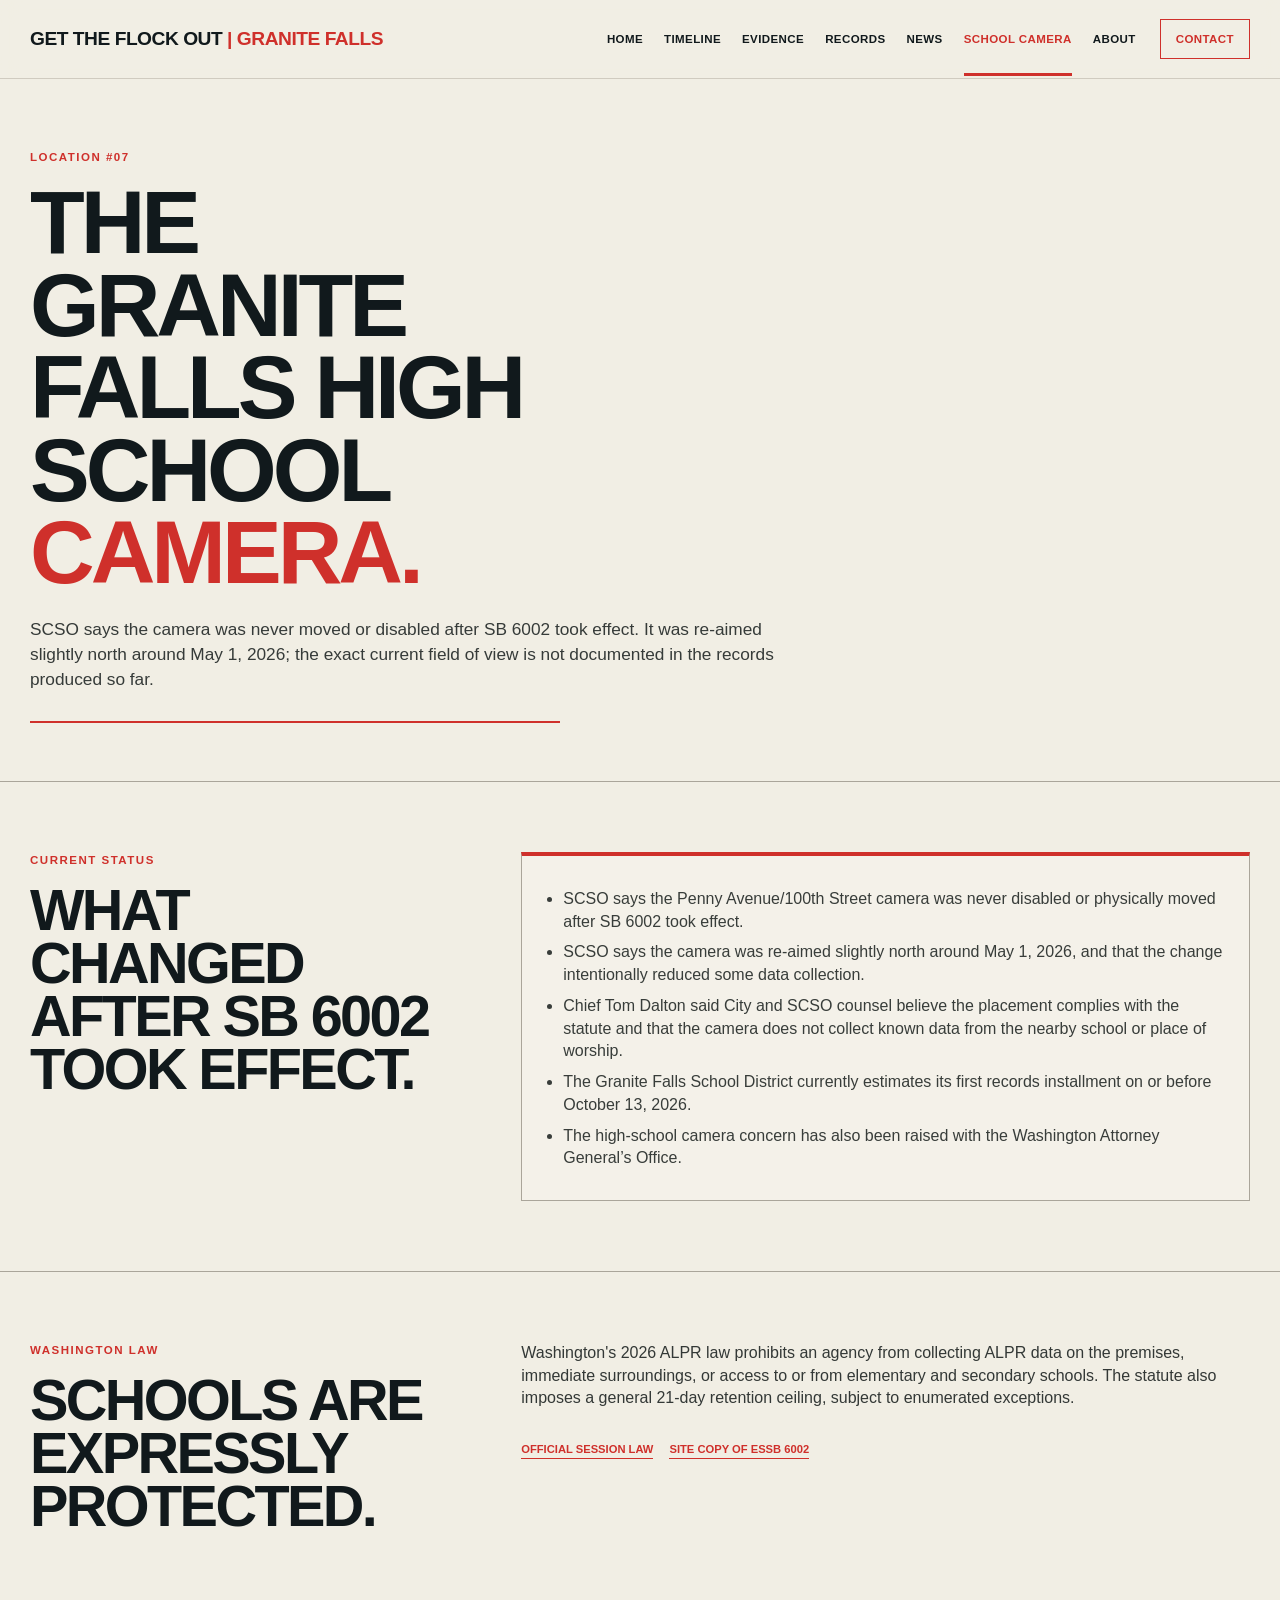
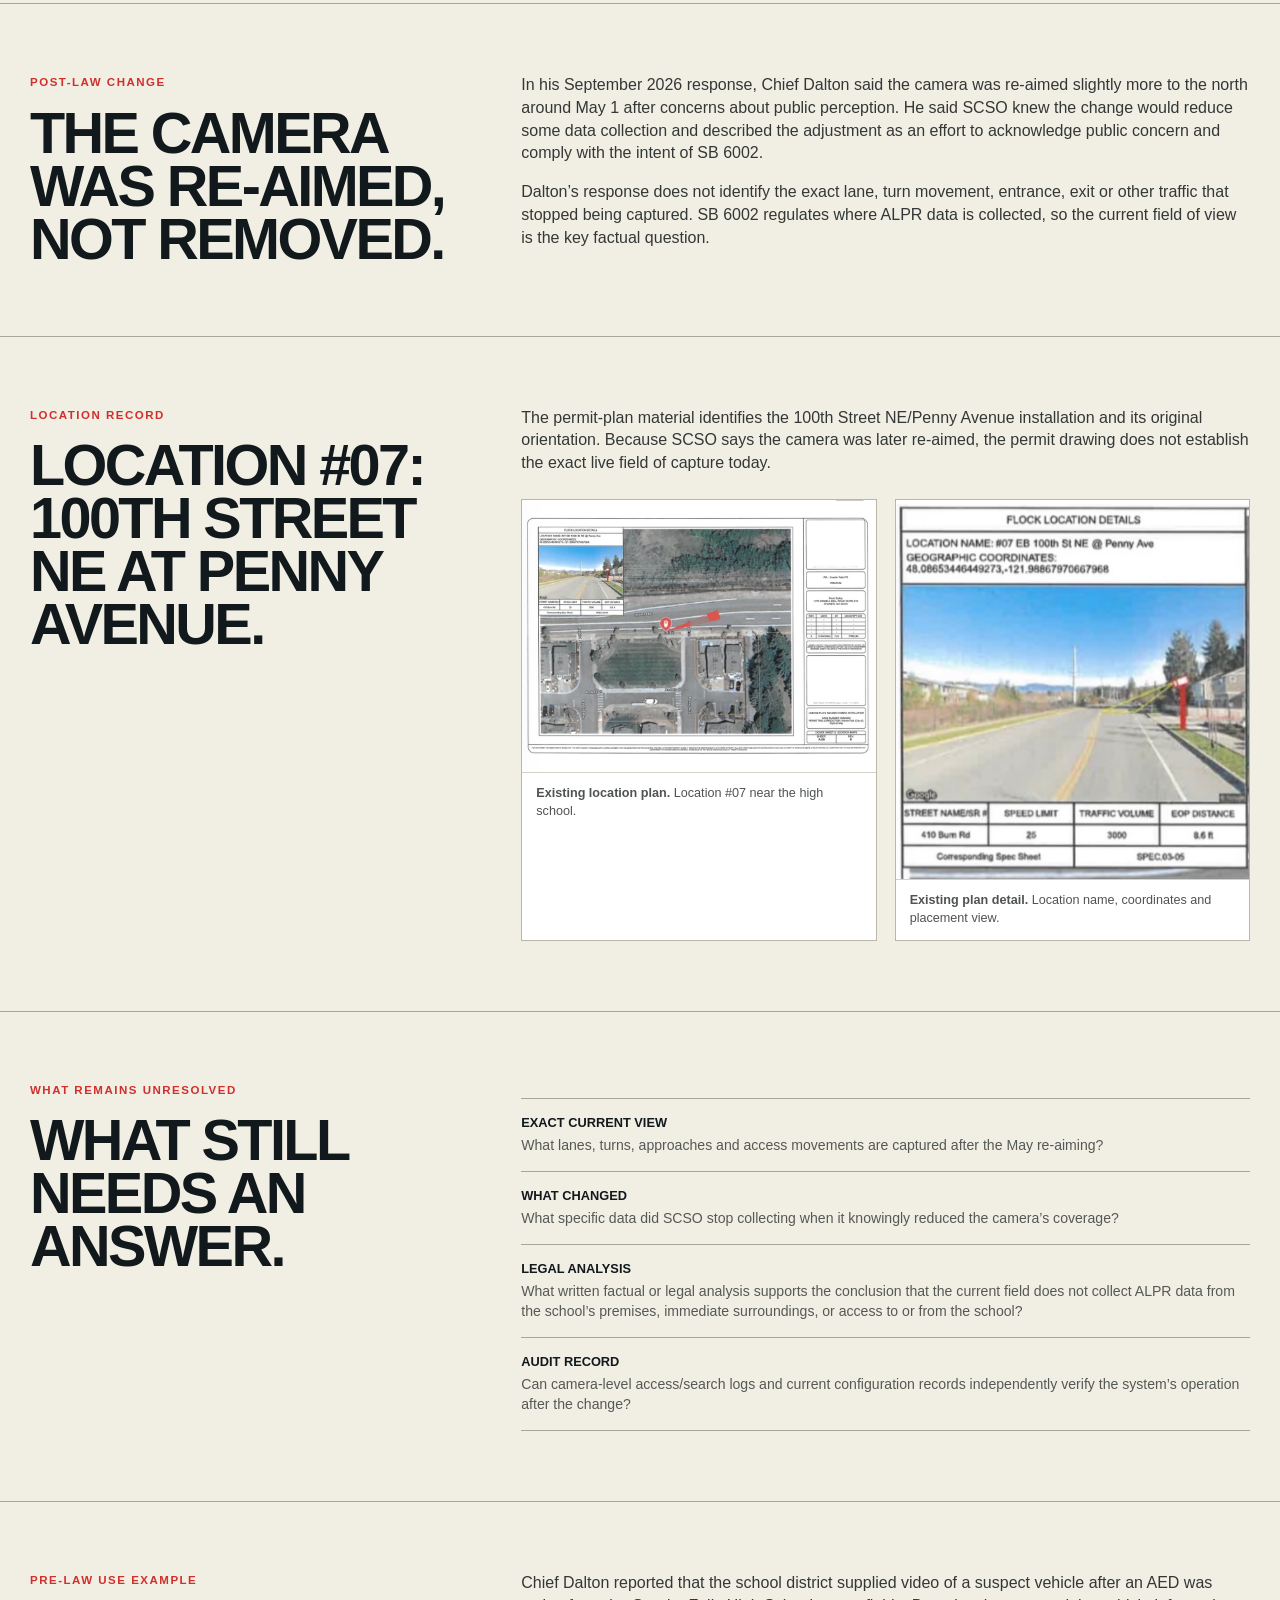
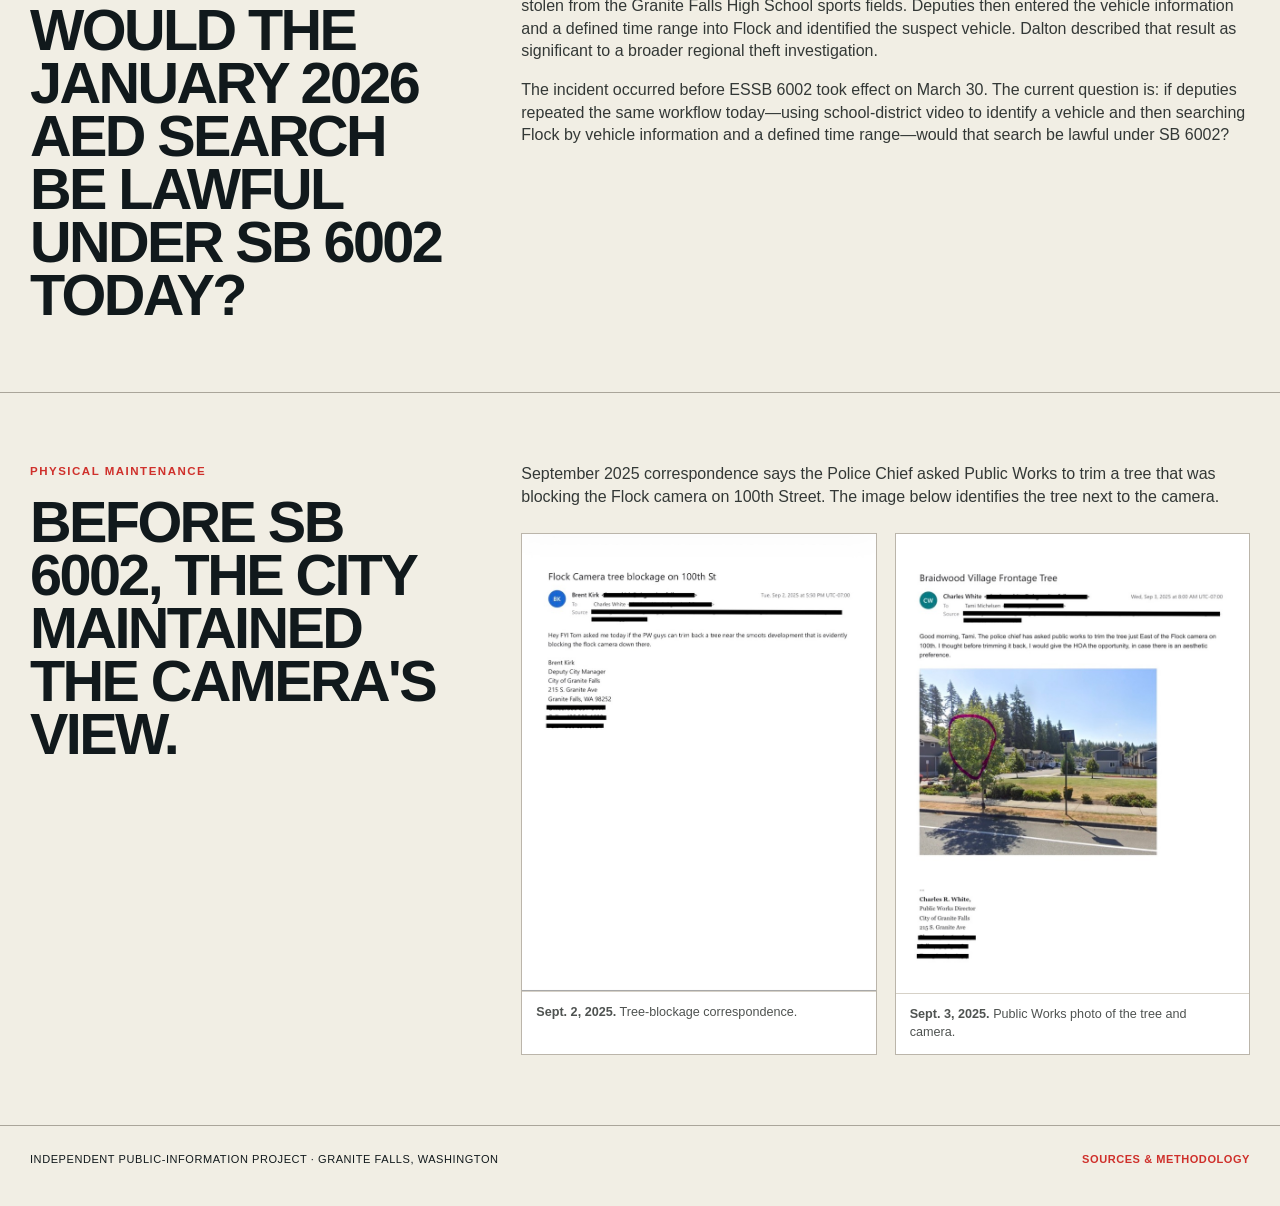
<file: school-camera.html>
<!DOCTYPE html>

<html lang="en"><head><meta charset="utf-8"/><meta content="width=device-width,initial-scale=1" name="viewport"/><meta content="Granite Falls High School Flock camera location, Washington law and current records inquiry." name="description"/><title>School Camera | Get the Flock Out</title><link href="site.css" rel="stylesheet"/></head><body><header><div class="wrap nav"><a class="brand" href="index.html">Get the Flock Out <span>| Granite Falls</span></a><nav aria-label="Primary" class="navlinks"><a href="index.html">Home</a><a href="timeline.html">Timeline</a><a href="evidence.html">Evidence</a><a href="records.html">Records</a><a href="reporting.html">News</a><a class="active" href="school-camera.html">School camera</a><a href="about.html">About</a><a class="take" href="action.html">Take action</a></nav></div></header><main><section class="pagehero"><div class="wrap"><div class="kicker">Location #07</div><h1>The Granite Falls High School <span class="red">camera.</span></h1><p>SCSO says the camera was never moved or disabled after SB 6002 took effect. It was re-aimed slightly north around May 1, 2026; the exact current field of view is not documented in the records produced so far.</p><div class="redline"></div></div></section><section class="section"><div class="wrap section-grid"><div><div class="section-sub">Current status</div><h2>What changed after SB 6002 took effect.</h2></div><div class="copy"><div class="status-panel"><ul><li>SCSO says the Penny Avenue/100th Street camera was never disabled or physically moved after SB 6002 took effect.</li><li>SCSO says the camera was re-aimed slightly north around May 1, 2026, and that the change intentionally reduced some data collection.</li><li>Chief Tom Dalton said City and SCSO counsel believe the placement complies with the statute and that the camera does not collect known data from the nearby school or place of worship.</li><li>The Granite Falls School District currently estimates its first records installment on or before October 13, 2026.</li><li>The high-school camera concern has also been raised with the Washington Attorney General’s Office.</li></ul></div></div></div></section><section class="section"><div class="wrap section-grid"><div><div class="section-sub">Washington law</div><h2>Schools are expressly protected.</h2></div><div class="copy"><p>Washington's 2026 ALPR law prohibits an agency from collecting ALPR data on the premises, immediate surroundings, or access to or from elementary and secondary schools. The statute also imposes a general 21-day retention ceiling, subject to enumerated exceptions.</p><div class="source-links"><a href="https://lawfilesext.leg.wa.gov/biennium/2025-26/Htm/Bills/Session%20Laws/Senate/6002-S.SL.htm" rel="noopener" target="_blank">Official session law</a><a href="docs/essb-6002-2026.pdf" rel="noopener" target="_blank">Site copy of ESSB 6002</a></div></div></div></section><section class="section"><div class="wrap section-grid"><div><div class="section-sub">Post-law change</div><h2>The camera was re-aimed, not removed.</h2></div><div class="copy"><p>In his September 2026 response, Chief Dalton said the camera was re-aimed slightly more to the north around May 1 after concerns about public perception. He said SCSO knew the change would reduce some data collection and described the adjustment as an effort to acknowledge public concern and comply with the intent of SB 6002.</p><p>Dalton’s response does not identify the exact lane, turn movement, entrance, exit or other traffic that stopped being captured. SB 6002 regulates where ALPR data is collected, so the current field of view is the key factual question.</p></div></div></section><section class="section"><div class="wrap section-grid"><div><div class="section-sub">Location record</div><h2>Location #07: 100th Street NE at Penny Avenue.</h2></div><div class="copy"><p>The permit-plan material identifies the 100th Street NE/Penny Avenue installation and its original orientation. Because SCSO says the camera was later re-aimed, the permit drawing does not establish the exact live field of capture today.</p><div class="shots"><figure class="shot"><img alt="Evidence screenshot" class="zoom" decoding="async" loading="lazy" src="assets/loc-07-100th-penny.jpg"/><figcaption><b>Existing location plan.</b> Location #07 near the high school.</figcaption></figure><figure class="shot"><img alt="Evidence screenshot" class="zoom" decoding="async" loading="lazy" src="assets/loc-07-detail.jpg"/><figcaption><b>Existing plan detail.</b> Location name, coordinates and placement view.</figcaption></figure></div></div></div></section><section class="section"><div class="wrap section-grid"><div><div class="section-sub">What remains unresolved</div><h2>What still needs an answer.</h2></div><div class="copy"><div class="project-list"><div><b>Exact current view</b><p>What lanes, turns, approaches and access movements are captured after the May re-aiming?</p></div><div><b>What changed</b><p>What specific data did SCSO stop collecting when it knowingly reduced the camera’s coverage?</p></div><div><b>Legal analysis</b><p>What written factual or legal analysis supports the conclusion that the current field does not collect ALPR data from the school’s premises, immediate surroundings, or access to or from the school?</p></div><div><b>Audit record</b><p>Can camera-level access/search logs and current configuration records independently verify the system’s operation after the change?</p></div></div></div></div></section><section class="section"><div class="wrap section-grid"><div><div class="section-sub">Pre-law use example</div><h2>Would the January 2026 AED search be lawful under SB 6002 today?</h2></div><div class="copy"><p>Chief Dalton reported that the school district supplied video of a suspect vehicle after an AED was stolen from the Granite Falls High School sports fields. Deputies then entered the vehicle information and a defined time range into Flock and identified the suspect vehicle. Dalton described that result as significant to a broader regional theft investigation.</p><p>The incident occurred before ESSB 6002 took effect on March 30. The current question is: if deputies repeated the same workflow today—using school-district video to identify a vehicle and then searching Flock by vehicle information and a defined time range—would that search be lawful under SB 6002?</p></div></div></section><section class="section"><div class="wrap section-grid"><div><div class="section-sub">Physical maintenance</div><h2>Before SB 6002, the City maintained the camera's view.</h2></div><div class="copy"><p>September 2025 correspondence says the Police Chief asked Public Works to trim a tree that was blocking the Flock camera on 100th Street. The image below identifies the tree next to the camera.</p><div class="shots"><figure class="shot"><img alt="Evidence screenshot" class="zoom" decoding="async" loading="lazy" src="assets/tree-blockage-email.jpg"/><figcaption><b>Sept. 2, 2025.</b> Tree-blockage correspondence.</figcaption></figure><figure class="shot"><img alt="Evidence screenshot" class="zoom" decoding="async" loading="lazy" src="assets/camera-tree-photo.jpg"/><figcaption><b>Sept. 3, 2025.</b> Public Works photo of the tree and camera.</figcaption></figure></div></div></div></section></main><footer><div class="wrap footer-grid"><span>Independent public-information project · Granite Falls, Washington</span><a href="about.html">Sources &amp; methodology</a></div></footer><script src="site.js"></script></body></html>
</file>
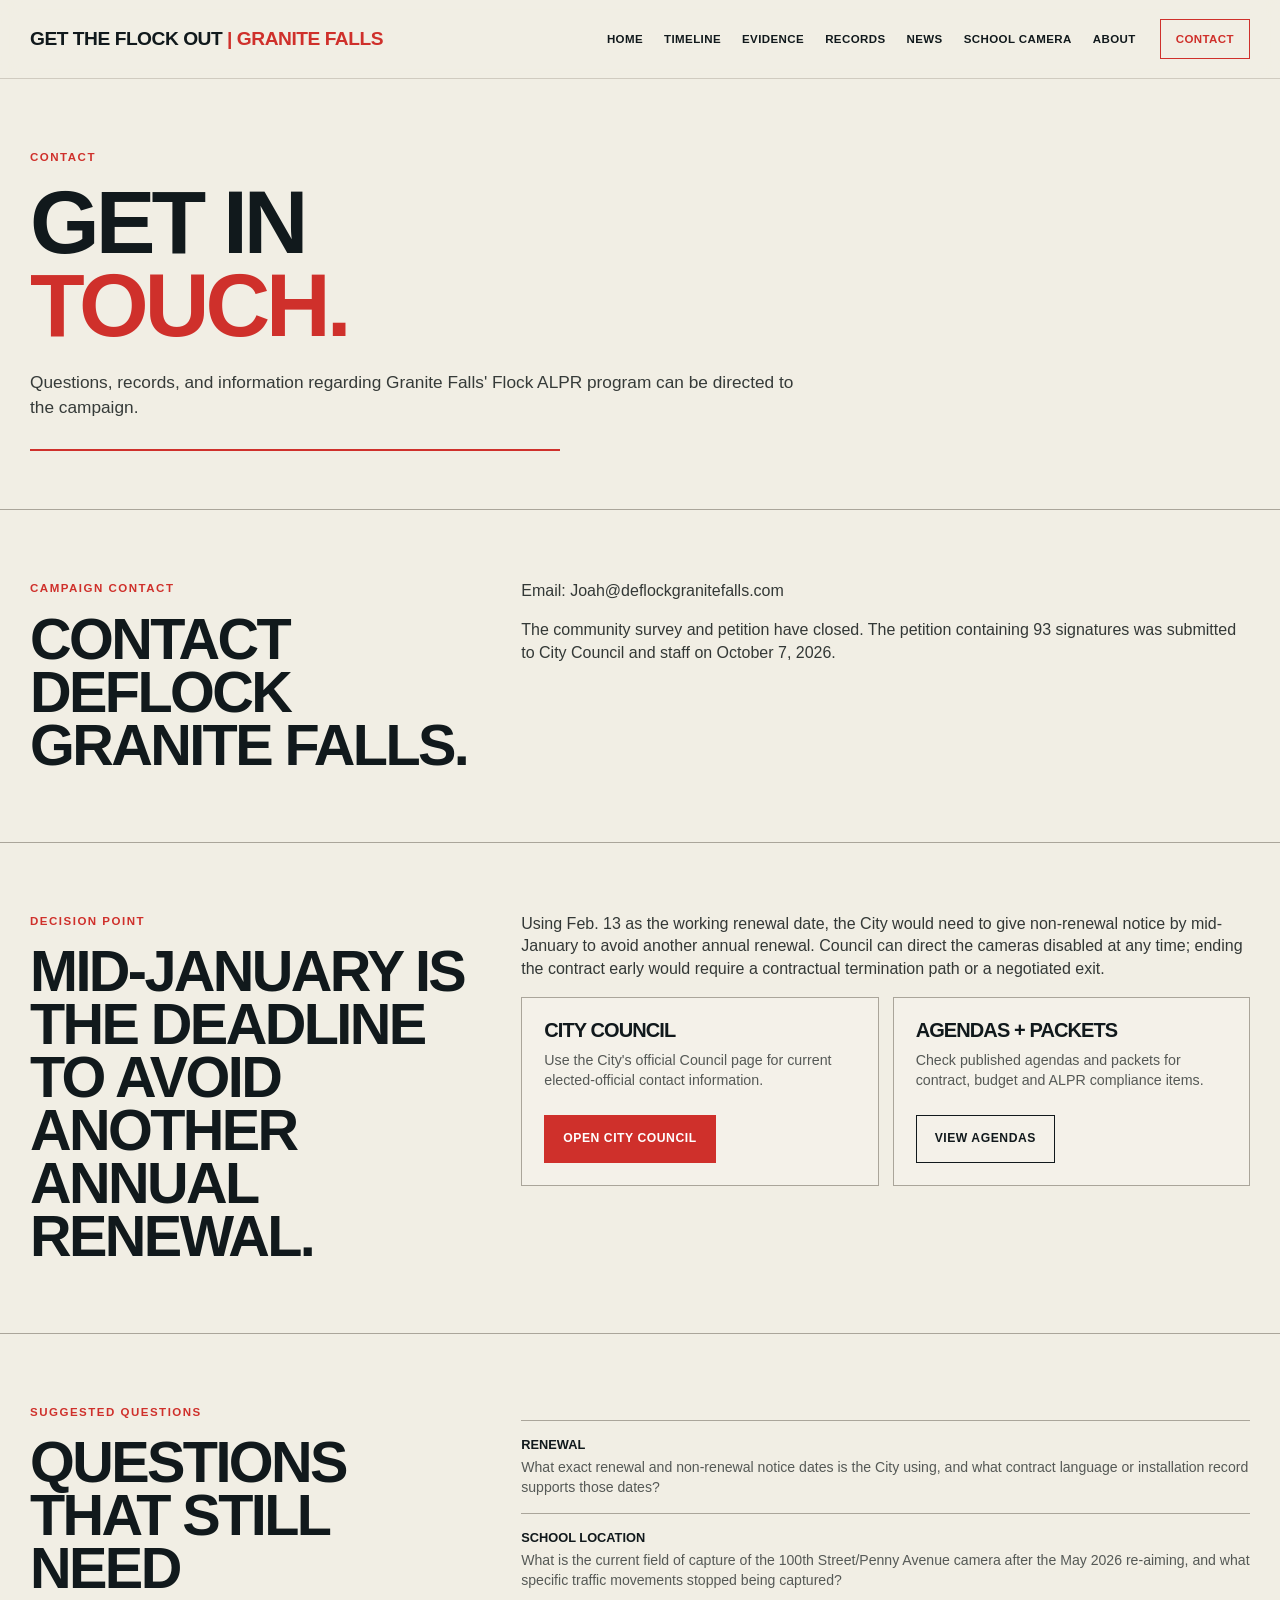
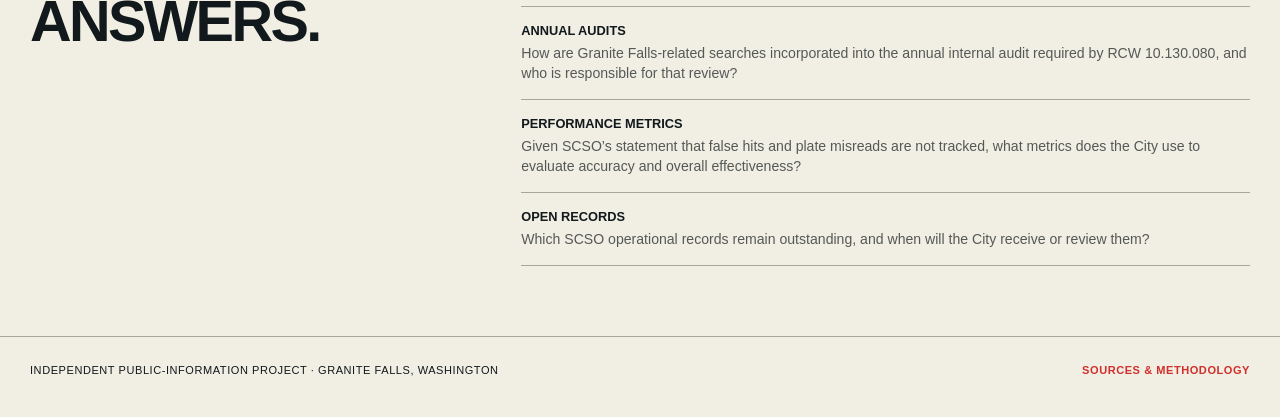
<file: survey.html>
<!DOCTYPE html>
<html lang="en"><head><meta charset="utf-8"/><meta content="width=device-width,initial-scale=1" name="viewport"/><meta content="0; url=action.html#survey" http-equiv="refresh"/><title>Community Survey + Petition | Get the Flock Out</title><link href="site.css" rel="stylesheet"/></head><body><main><section class="pagehero"><div class="wrap"><div class="kicker">Granite Falls community input</div><h1>Survey + <span class="red">petition.</span></h1><p>The community survey and optional petition are on the Take Action page.</p><div class="cta-row"><a class="btn primary" href="action.html#survey">Open survey + petition</a></div></div></section></main></body></html>
</file>
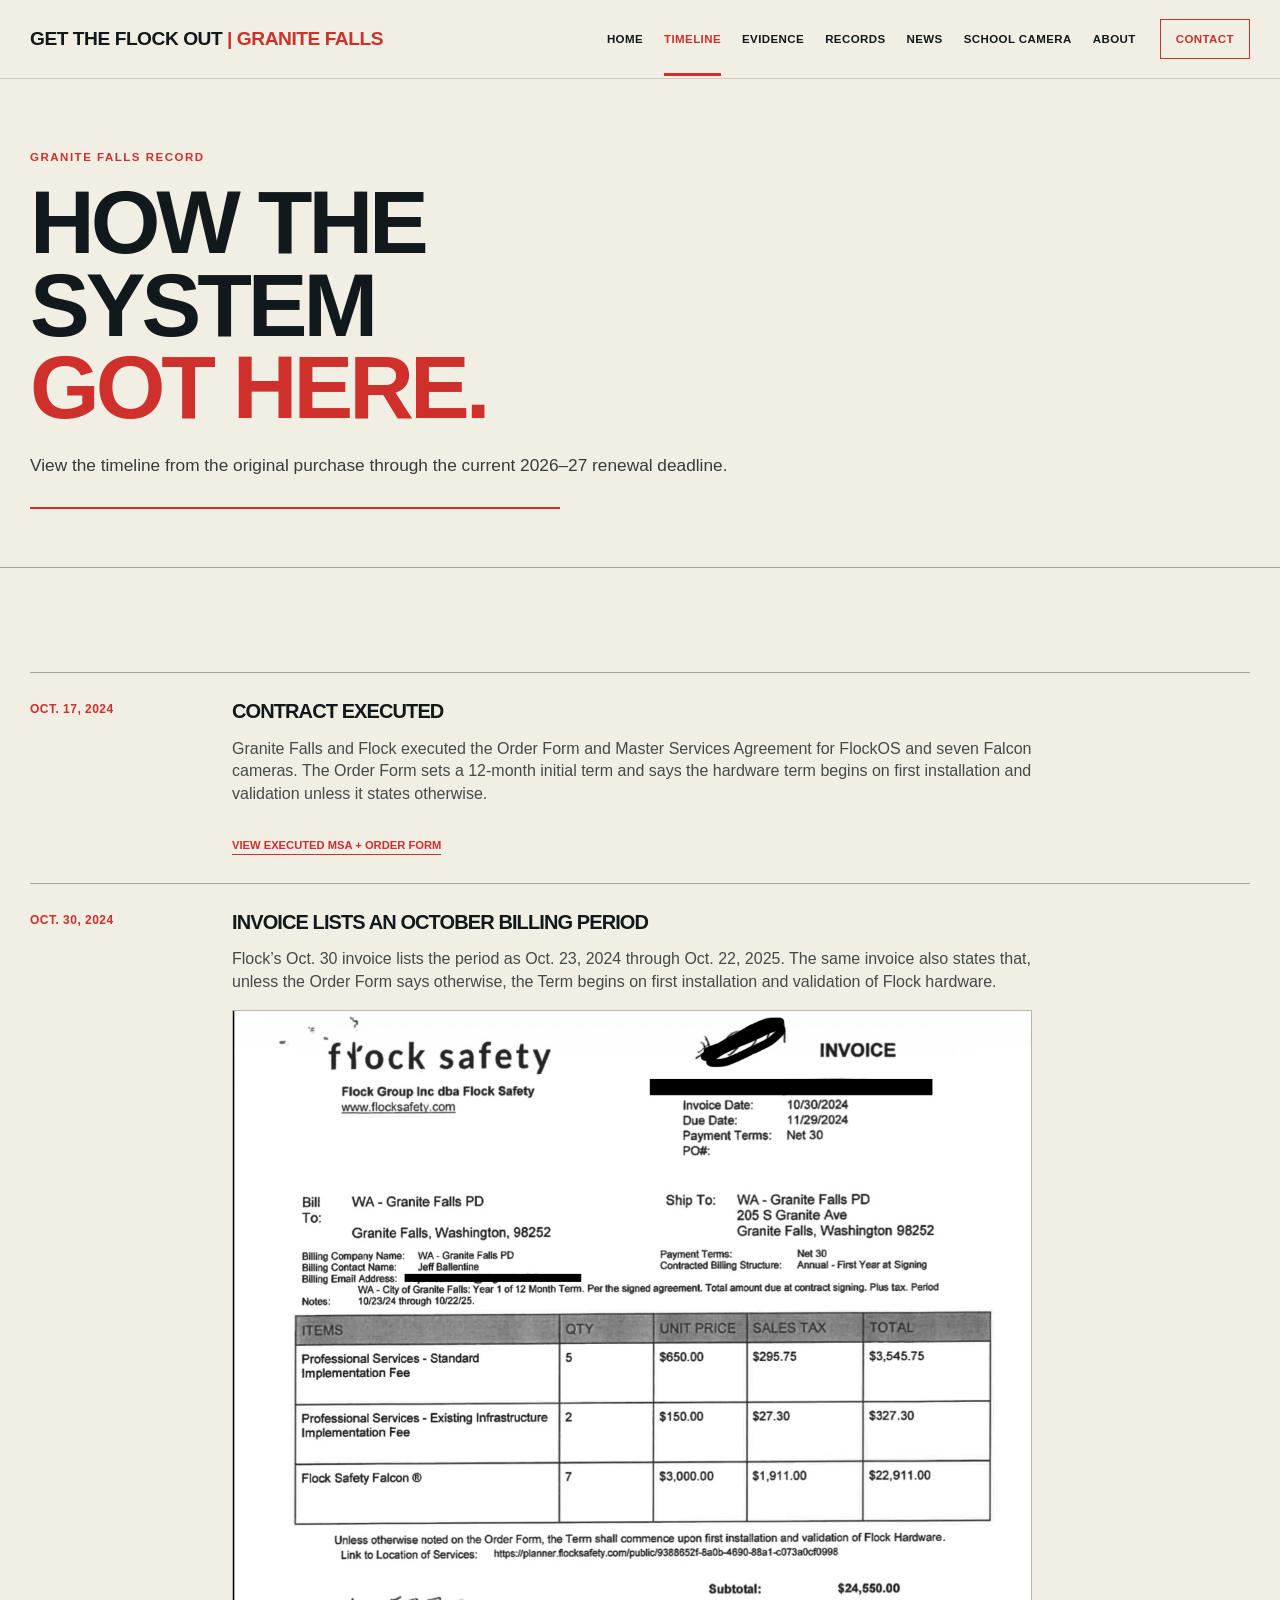
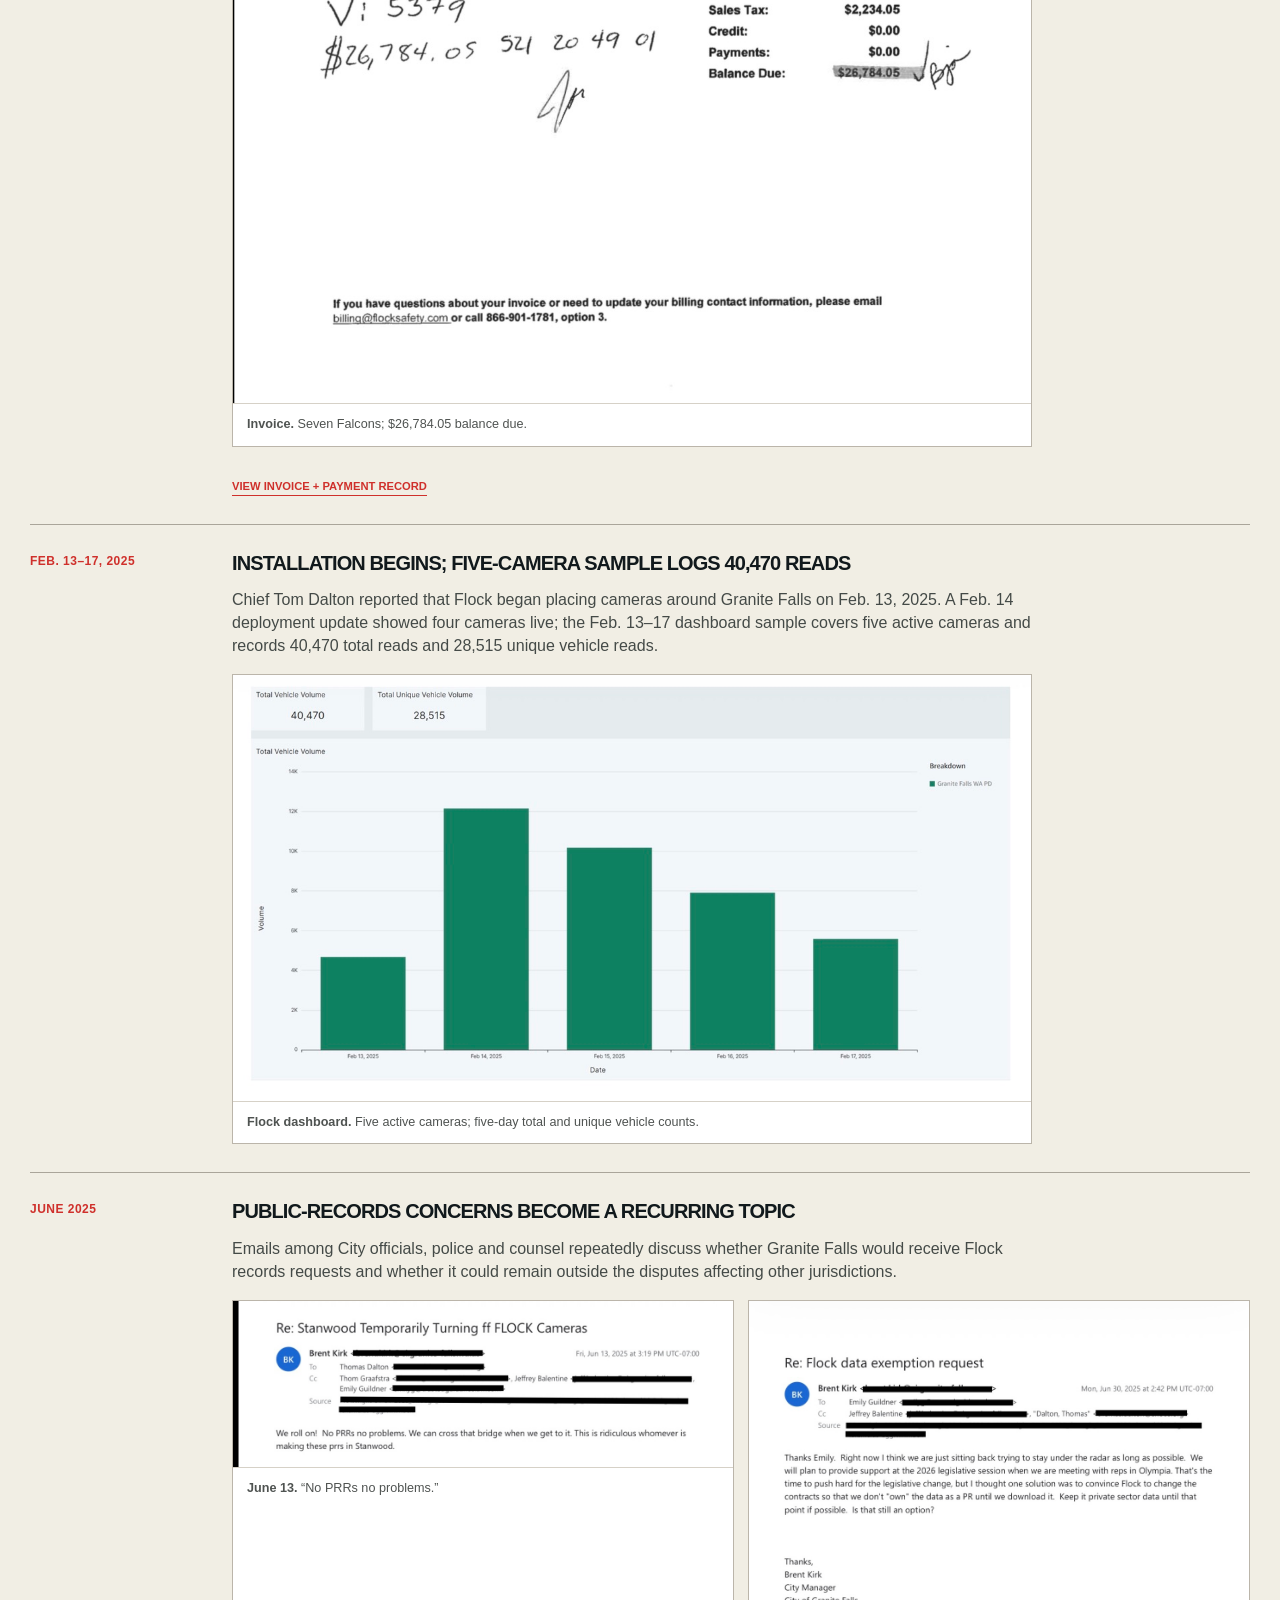
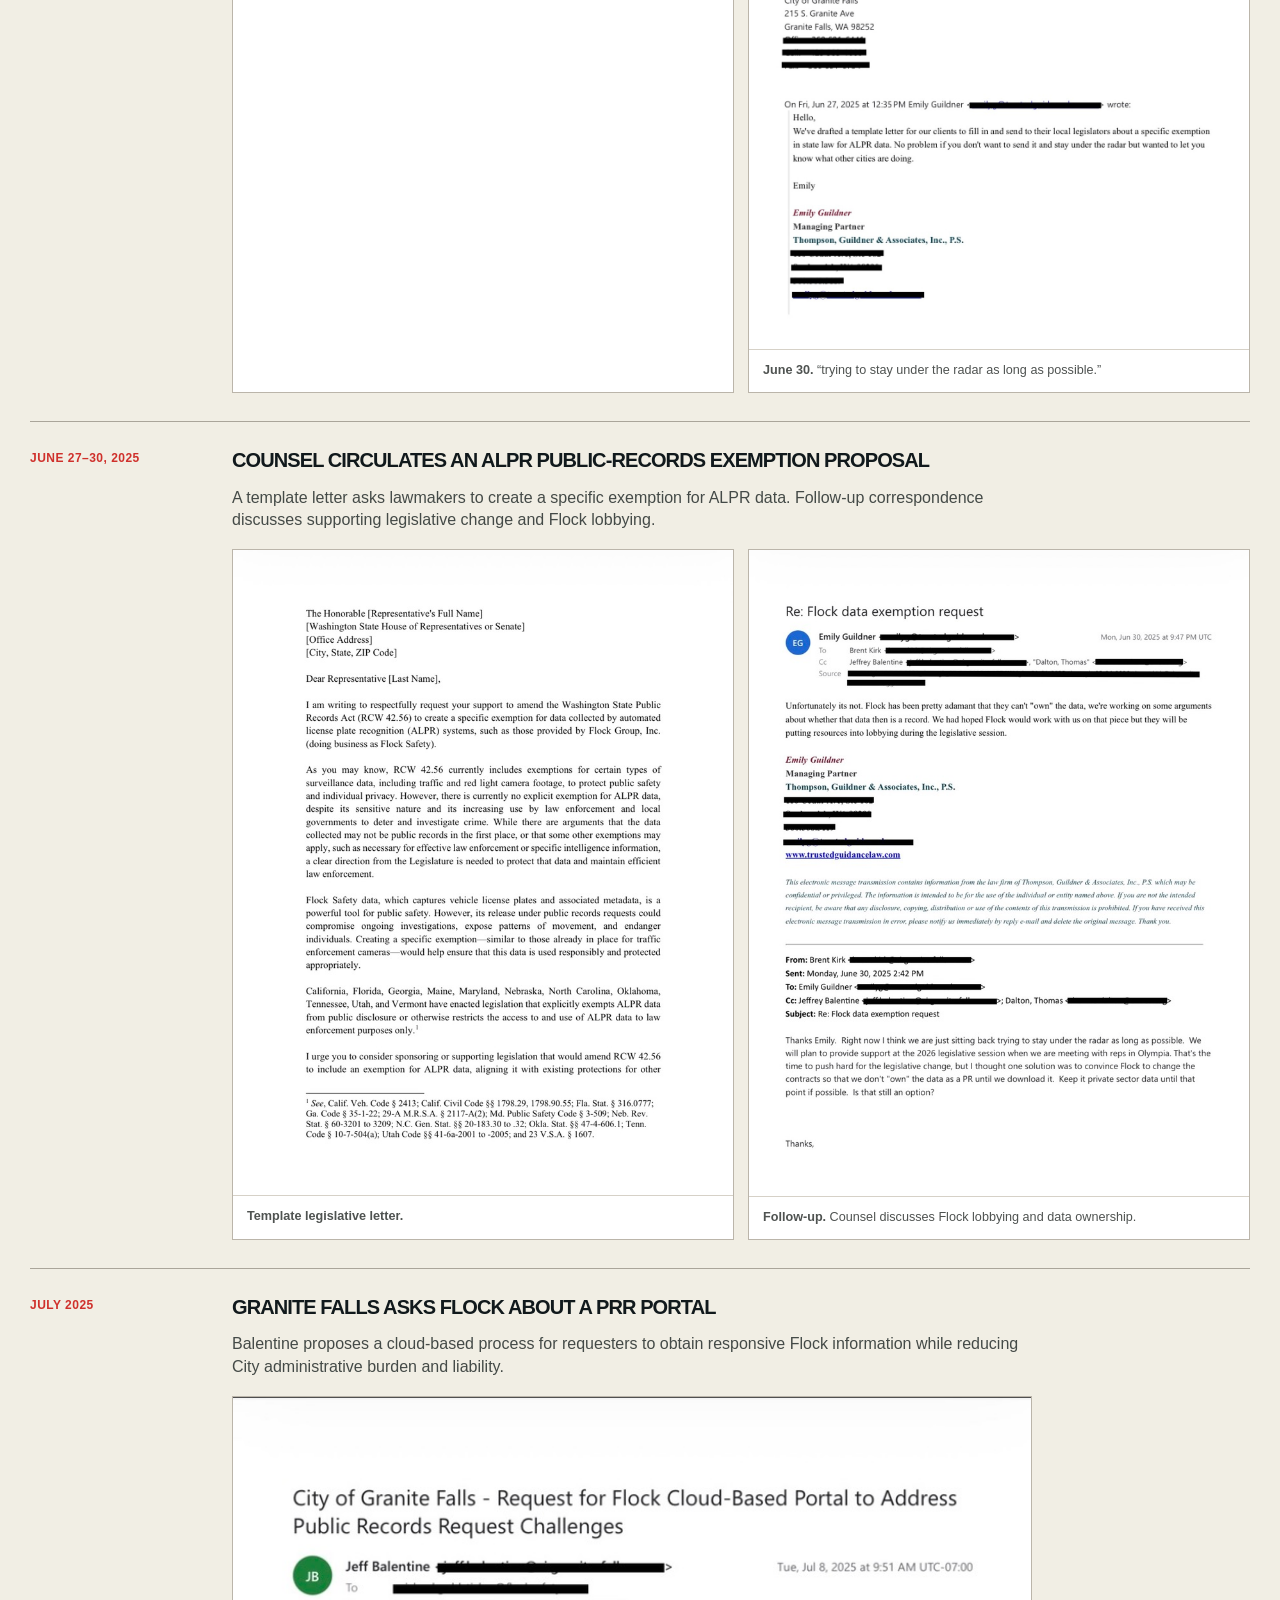
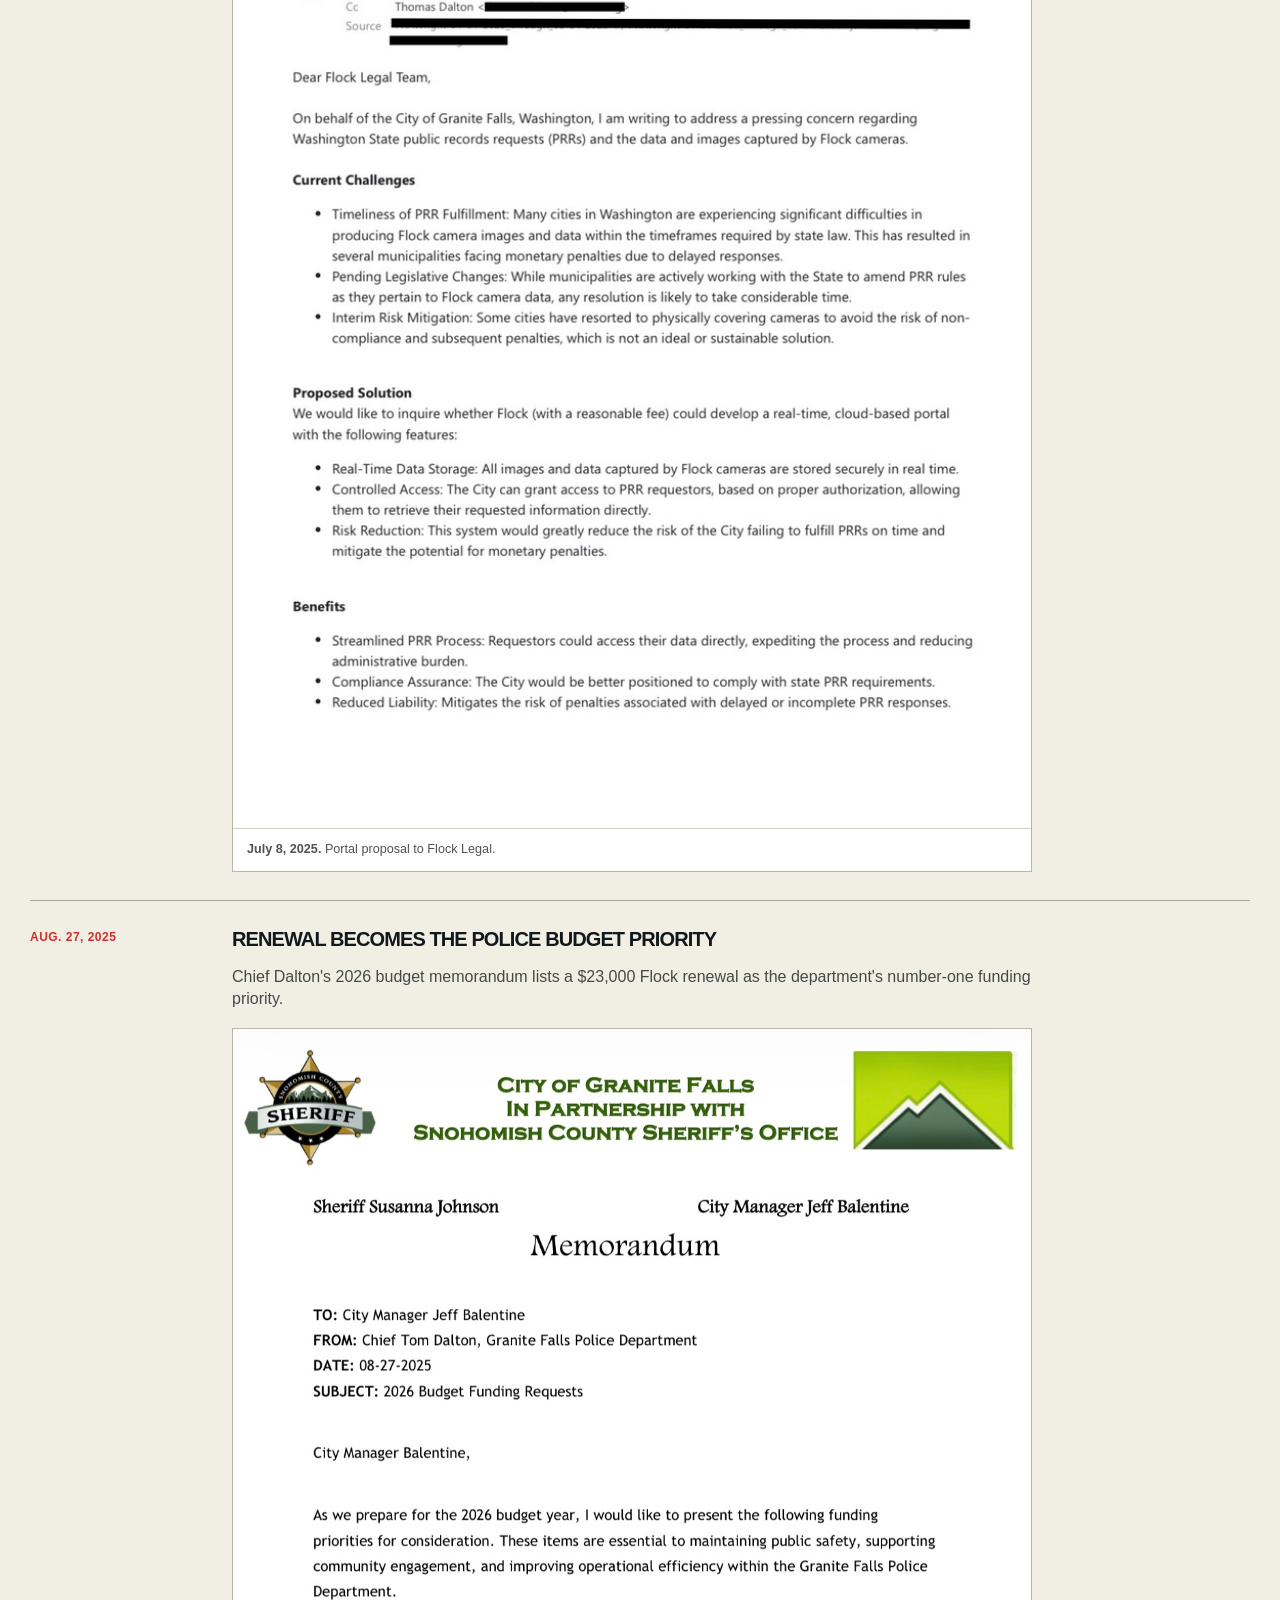
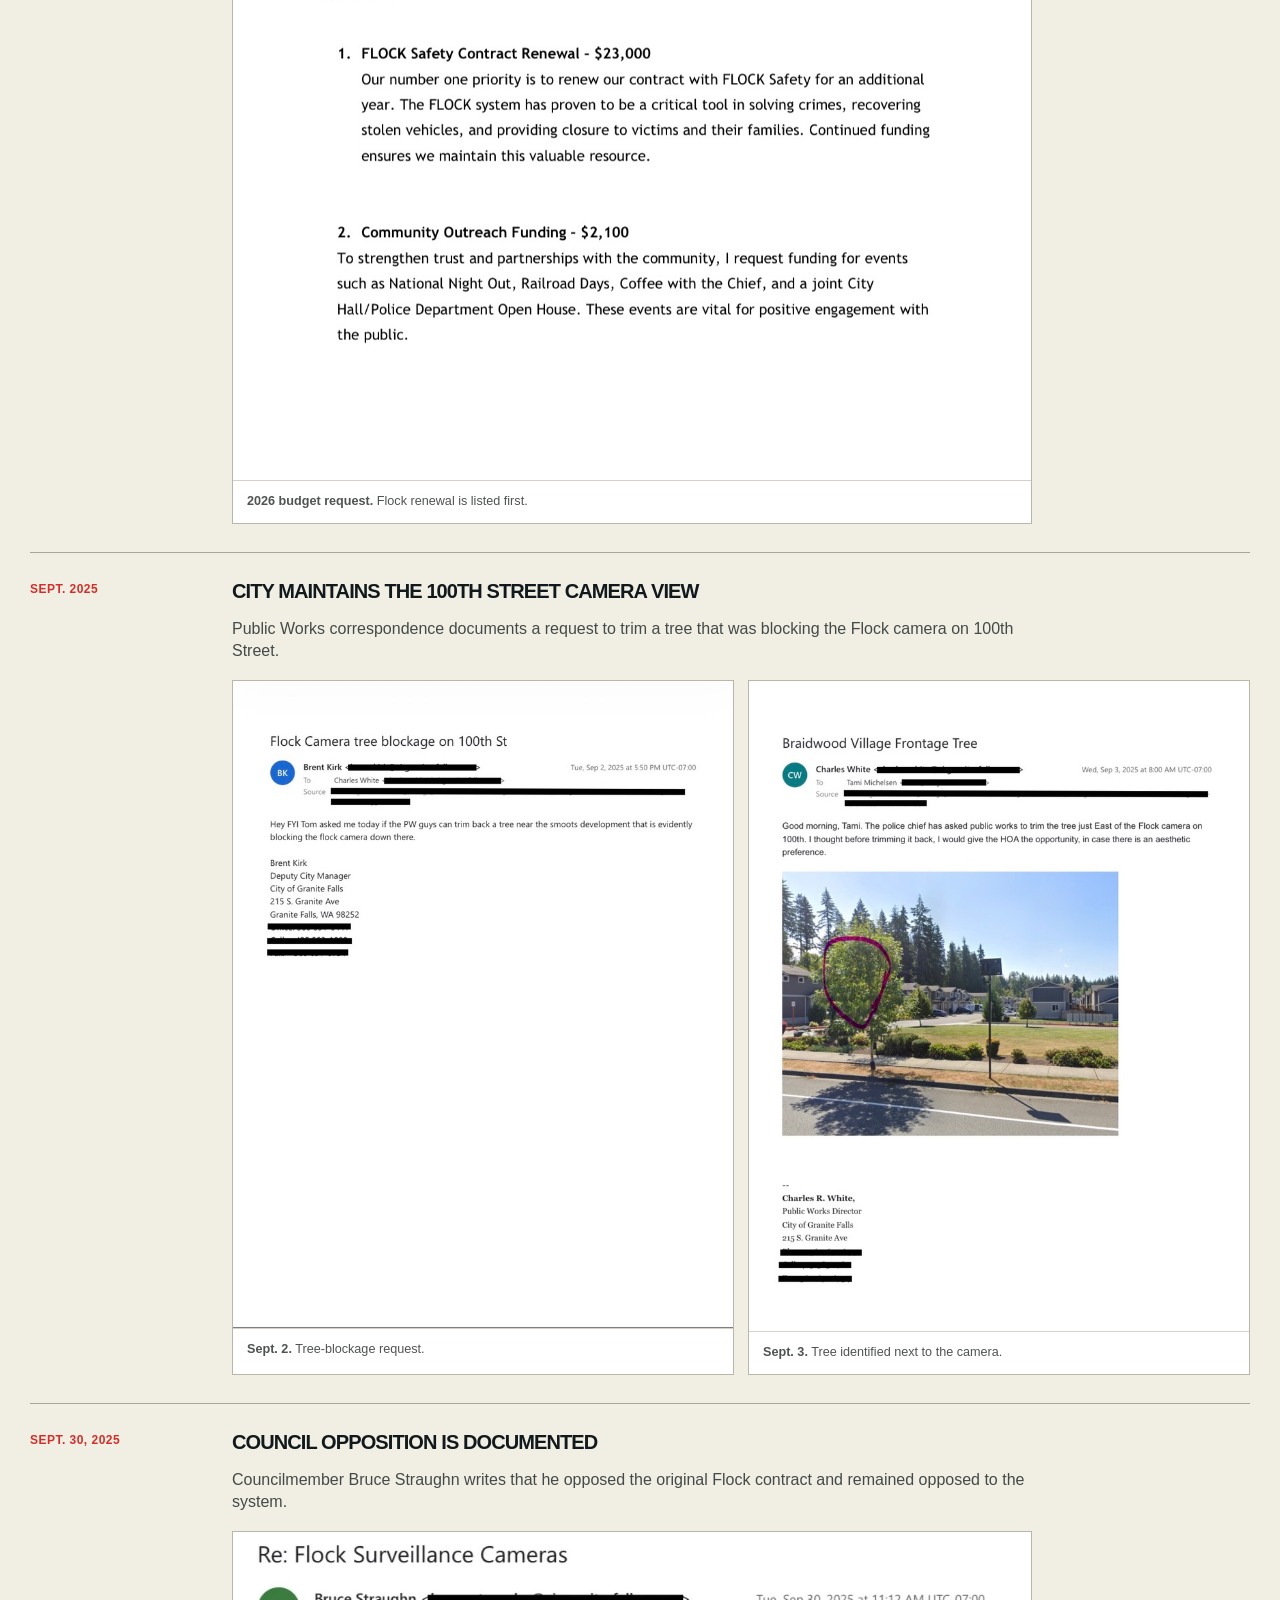
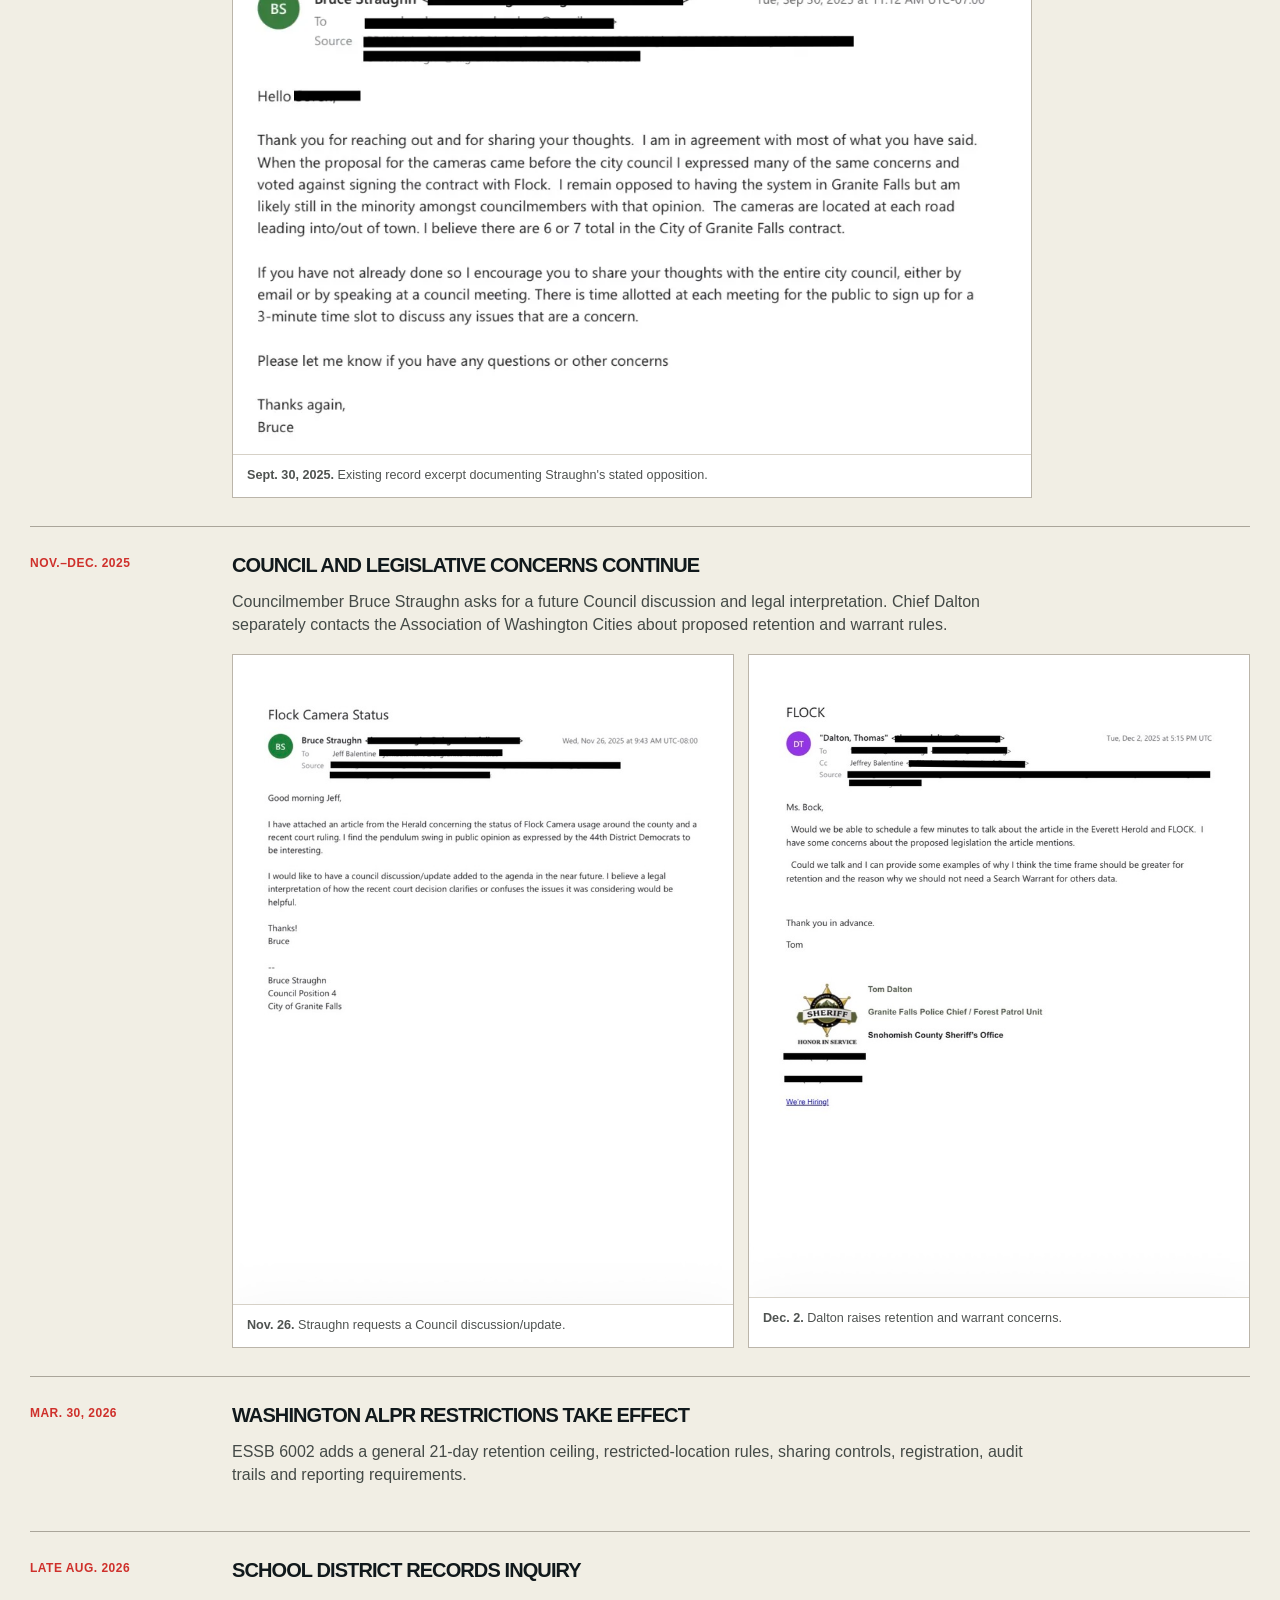
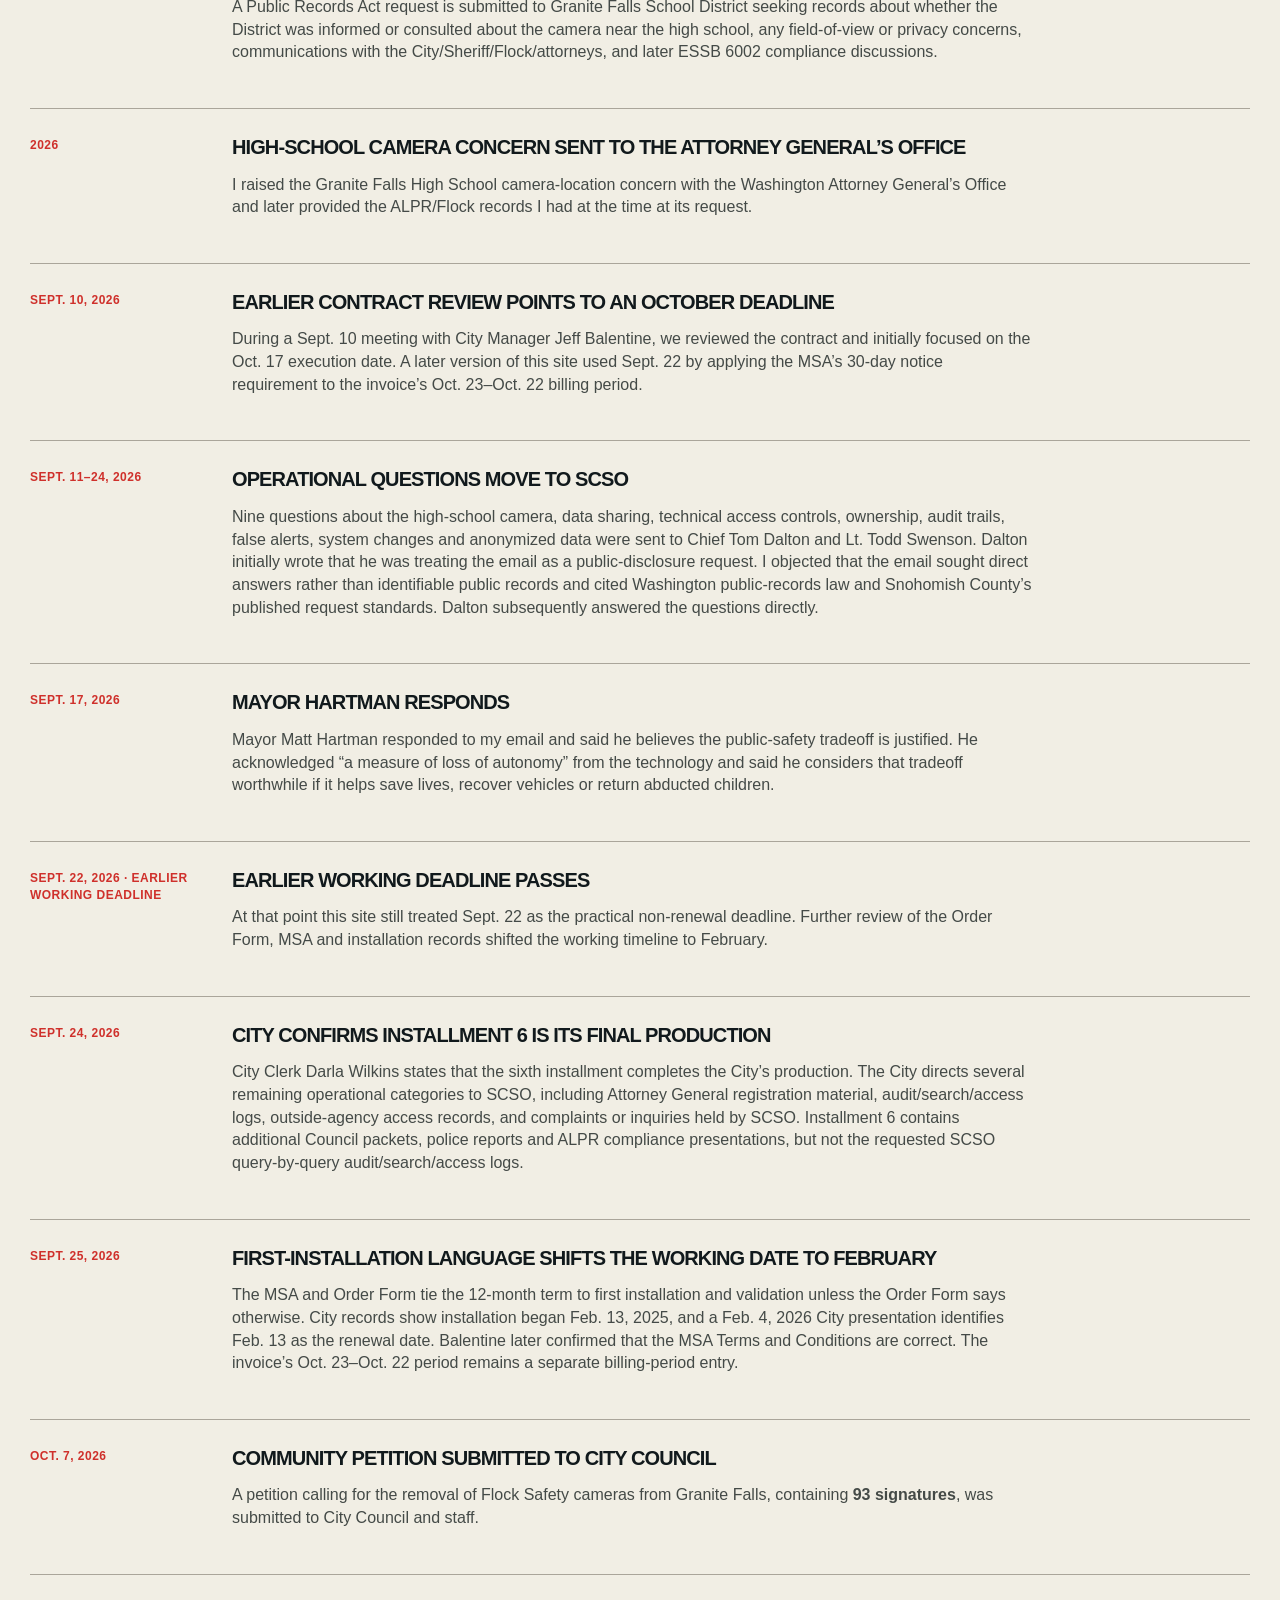
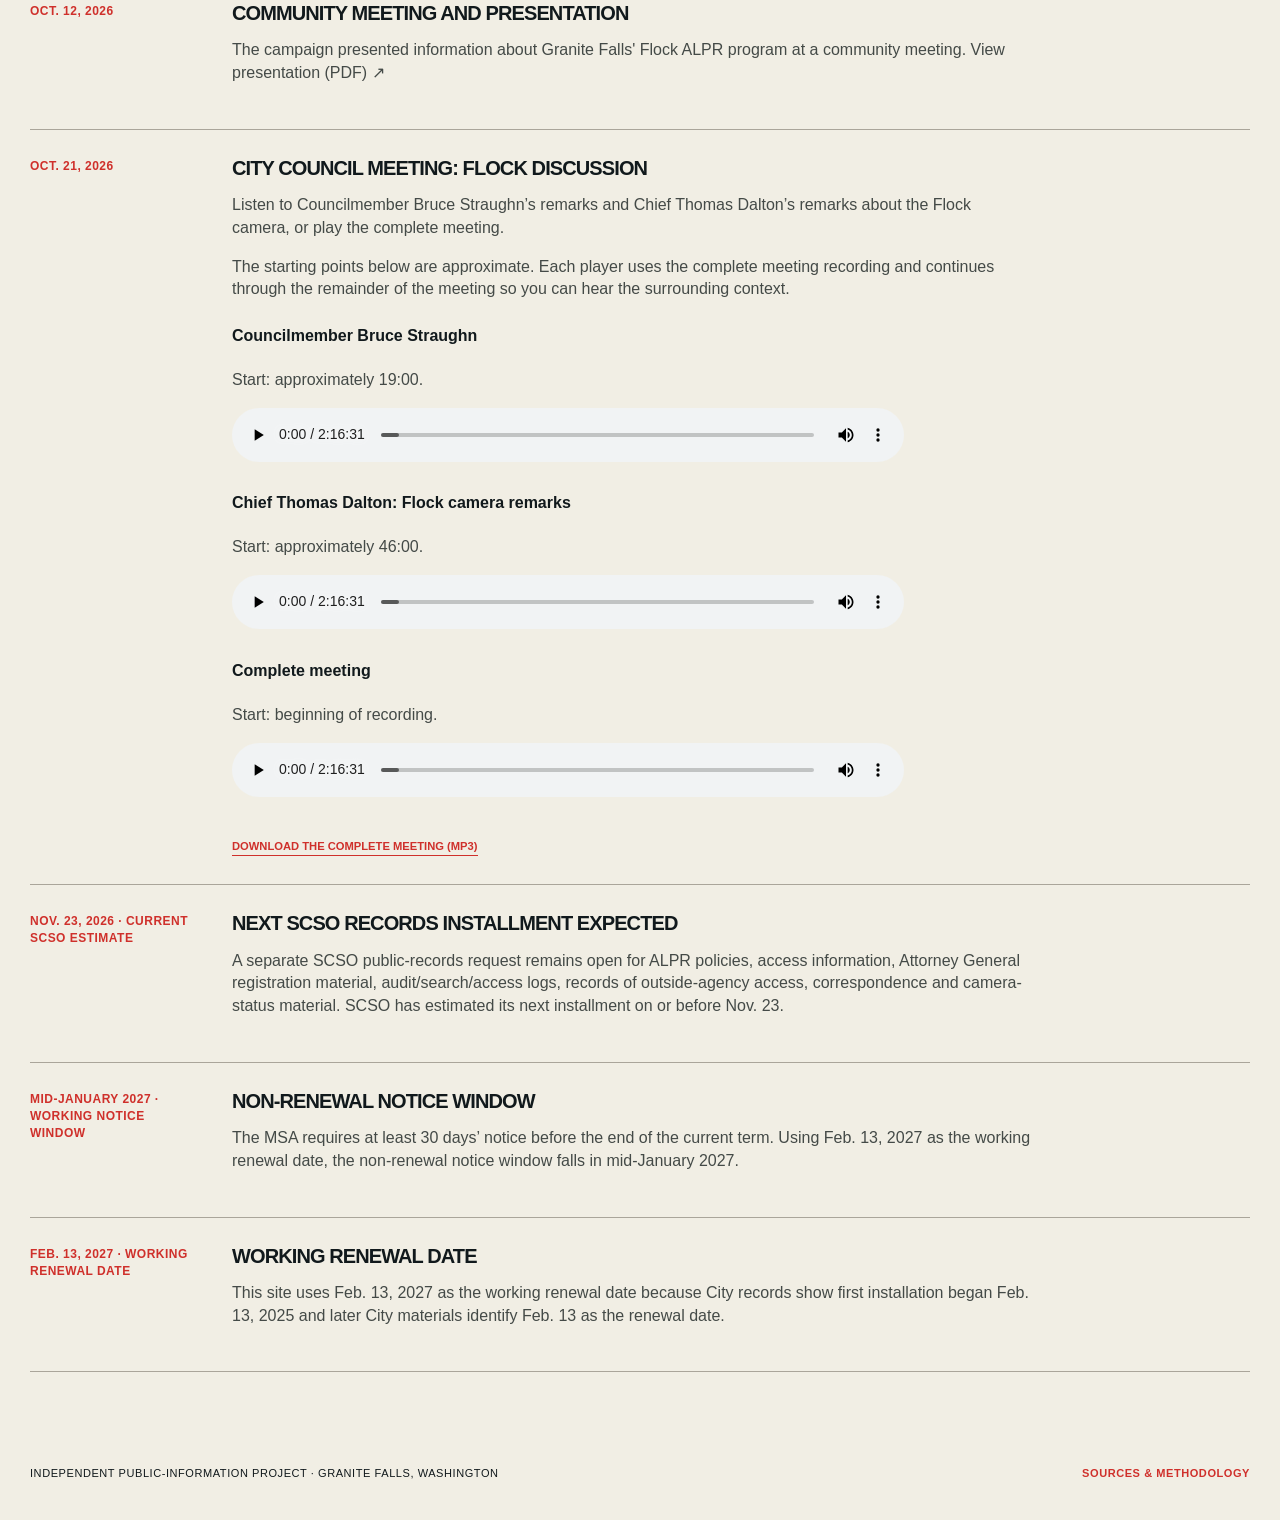
<file: timeline.html>
<!DOCTYPE html><html lang="en"><head><meta charset="utf-8"/><meta name="viewport" content="width=device-width,initial-scale=1"/><meta name="description" content="Timeline of Granite Falls Flock deployment, public records, school-camera inquiry and renewal deadline."/><title>Timeline | Get the Flock Out</title><link href="site.css" rel="stylesheet"/></head><body><header><div class="wrap nav"><a class="brand" href="index.html">Get the Flock Out <span>| Granite Falls</span></a><nav aria-label="Primary" class="navlinks"><a href="index.html">Home</a><a class="active" href="timeline.html">Timeline</a><a href="evidence.html">Evidence</a><a href="records.html">Records</a><a href="reporting.html">News</a><a href="school-camera.html">School camera</a><a href="about.html">About</a><a class="take" href="action.html">Contact</a></nav></div></header><main><section class="pagehero"><div class="wrap"><div class="kicker">Granite Falls record</div><h1>How the system <span class="red">got here.</span></h1><p>View the timeline from the original purchase through the current 2026–27 renewal deadline.</p><div class="redline"></div></div></section><section class="timeline"><div class="wrap"><div class="tl-list">
<article class="tl"><div class="tl-date">Oct. 17, 2024</div><div class="tl-body"><h3>Contract executed</h3><p>Granite Falls and Flock executed the Order Form and Master Services Agreement for FlockOS and seven Falcon cameras. The Order Form sets a 12-month initial term and says the hardware term begins on first installation and validation unless it states otherwise.</p><div class="source-links"><a href="docs/executed-msa-order-form.pdf" rel="noopener" target="_blank">View executed MSA + Order Form</a></div></div></article>
<article class="tl"><div class="tl-date">Oct. 30, 2024</div><div class="tl-body"><h3>Invoice lists an October billing period</h3><p>Flock’s Oct. 30 invoice lists the period as Oct. 23, 2024 through Oct. 22, 2025. The same invoice also states that, unless the Order Form says otherwise, the Term begins on first installation and validation of Flock hardware.</p><div class="tl-media"><figure class="shot"><img alt="Evidence screenshot" class="zoom" decoding="async" loading="lazy" src="assets/invoice-seven-cameras.jpg"/><figcaption><b>Invoice.</b> Seven Falcons; $26,784.05 balance due.</figcaption></figure></div><div class="source-links"><a href="docs/flock-invoice-payment.pdf" rel="noopener" target="_blank">View invoice + payment record</a></div></div></article>
<article class="tl"><div class="tl-date">Feb. 13–17, 2025</div><div class="tl-body"><h3>Installation begins; five-camera sample logs 40,470 reads</h3><p>Chief Tom Dalton reported that Flock began placing cameras around Granite Falls on Feb. 13, 2025. A Feb. 14 deployment update showed four cameras live; the Feb. 13–17 dashboard sample covers five active cameras and records 40,470 total reads and 28,515 unique vehicle reads.</p><div class="tl-media"><figure class="shot"><img alt="Evidence screenshot" class="zoom" decoding="async" loading="lazy" src="assets/volume-total.jpg"/><figcaption><b>Flock dashboard.</b> Five active cameras; five-day total and unique vehicle counts.</figcaption></figure></div></div></article>
<article class="tl"><div class="tl-date">June 2025</div><div class="tl-body"><h3>Public-records concerns become a recurring topic</h3><p>Emails among City officials, police and counsel repeatedly discuss whether Granite Falls would receive Flock records requests and whether it could remain outside the disputes affecting other jurisdictions.</p><div class="tl-media"><figure class="shot"><img alt="Evidence screenshot" class="zoom" decoding="async" loading="lazy" src="assets/no-prrs-no-problems.jpg"/><figcaption><b>June 13.</b> “No PRRs no problems.”</figcaption></figure><figure class="shot"><img alt="Evidence screenshot" class="zoom" decoding="async" loading="lazy" src="assets/stay-under-radar.jpg"/><figcaption><b>June 30.</b> “trying to stay under the radar as long as possible.”</figcaption></figure></div></div></article>
<article class="tl"><div class="tl-date">June 27–30, 2025</div><div class="tl-body"><h3>Counsel circulates an ALPR public-records exemption proposal</h3><p>A template letter asks lawmakers to create a specific exemption for ALPR data. Follow-up correspondence discusses supporting legislative change and Flock lobbying.</p><div class="tl-media"><figure class="shot"><img alt="Evidence screenshot" class="zoom" decoding="async" loading="lazy" src="assets/alpr-exemption-template.jpg"/><figcaption><b>Template legislative letter.</b></figcaption></figure><figure class="shot"><img alt="Evidence screenshot" class="zoom" decoding="async" loading="lazy" src="assets/flock-lobbying.jpg"/><figcaption><b>Follow-up.</b> Counsel discusses Flock lobbying and data ownership.</figcaption></figure></div></div></article>
<article class="tl"><div class="tl-date">July 2025</div><div class="tl-body"><h3>Granite Falls asks Flock about a PRR portal</h3><p>Balentine proposes a cloud-based process for requesters to obtain responsive Flock information while reducing City administrative burden and liability.</p><div class="tl-media"><figure class="shot"><img alt="Evidence screenshot" class="zoom" decoding="async" loading="lazy" src="assets/prr-portal-request.jpg"/><figcaption><b>July 8, 2025.</b> Portal proposal to Flock Legal.</figcaption></figure></div></div></article>
<article class="tl"><div class="tl-date">Aug. 27, 2025</div><div class="tl-body"><h3>Renewal becomes the police budget priority</h3><p>Chief Dalton's 2026 budget memorandum lists a $23,000 Flock renewal as the department's number-one funding priority.</p><div class="tl-media"><figure class="shot"><img alt="Evidence screenshot" class="zoom" decoding="async" loading="lazy" src="assets/budget-renewal.jpg"/><figcaption><b>2026 budget request.</b> Flock renewal is listed first.</figcaption></figure></div></div></article>
<article class="tl"><div class="tl-date">Sept. 2025</div><div class="tl-body"><h3>City maintains the 100th Street camera view</h3><p>Public Works correspondence documents a request to trim a tree that was blocking the Flock camera on 100th Street.</p><div class="tl-media"><figure class="shot"><img alt="Evidence screenshot" class="zoom" decoding="async" loading="lazy" src="assets/tree-blockage-email.jpg"/><figcaption><b>Sept. 2.</b> Tree-blockage request.</figcaption></figure><figure class="shot"><img alt="Evidence screenshot" class="zoom" decoding="async" loading="lazy" src="assets/camera-tree-photo.jpg"/><figcaption><b>Sept. 3.</b> Tree identified next to the camera.</figcaption></figure></div></div></article>
<article class="tl"><div class="tl-date">Sept. 30, 2025</div><div class="tl-body"><h3>Council opposition is documented</h3><p>Councilmember Bruce Straughn writes that he opposed the original Flock contract and remained opposed to the system.</p><div class="tl-media"><figure class="shot"><img alt="Councilmember correspondence" class="zoom" decoding="async" loading="lazy" src="assets/straughn-opposition.webp"/><figcaption><b>Sept. 30, 2025.</b> Existing record excerpt documenting Straughn's stated opposition.</figcaption></figure></div></div></article>
<article class="tl"><div class="tl-date">Nov.–Dec. 2025</div><div class="tl-body"><h3>Council and legislative concerns continue</h3><p>Councilmember Bruce Straughn asks for a future Council discussion and legal interpretation. Chief Dalton separately contacts the Association of Washington Cities about proposed retention and warrant rules.</p><div class="tl-media"><figure class="shot"><img alt="Evidence screenshot" class="zoom" decoding="async" loading="lazy" src="assets/straughn-status.jpg"/><figcaption><b>Nov. 26.</b> Straughn requests a Council discussion/update.</figcaption></figure><figure class="shot"><img alt="Evidence screenshot" class="zoom" decoding="async" loading="lazy" src="assets/dalton-awc.jpg"/><figcaption><b>Dec. 2.</b> Dalton raises retention and warrant concerns.</figcaption></figure></div></div></article>
<article class="tl"><div class="tl-date">Mar. 30, 2026</div><div class="tl-body"><h3>Washington ALPR restrictions take effect</h3><p>ESSB 6002 adds a general 21-day retention ceiling, restricted-location rules, sharing controls, registration, audit trails and reporting requirements.</p></div></article>
<article class="tl"><div class="tl-date">Late Aug. 2026</div><div class="tl-body"><h3>School District records inquiry</h3><p>A Public Records Act request is submitted to Granite Falls School District seeking records about whether the District was informed or consulted about the camera near the high school, any field-of-view or privacy concerns, communications with the City/Sheriff/Flock/attorneys, and later ESSB 6002 compliance discussions.</p></div></article>
<article class="tl"><div class="tl-date">2026</div><div class="tl-body"><h3>High-school camera concern sent to the Attorney General’s Office</h3><p>I raised the Granite Falls High School camera-location concern with the Washington Attorney General’s Office and later provided the ALPR/Flock records I had at the time at its request.</p></div></article>
<article class="tl"><div class="tl-date">Sept. 10, 2026</div><div class="tl-body"><h3>Earlier contract review points to an October deadline</h3><p>During a Sept. 10 meeting with City Manager Jeff Balentine, we reviewed the contract and initially focused on the Oct. 17 execution date. A later version of this site used Sept. 22 by applying the MSA’s 30-day notice requirement to the invoice’s Oct. 23–Oct. 22 billing period.</p></div></article>
<article class="tl"><div class="tl-date">Sept. 11–24, 2026</div><div class="tl-body"><h3>Operational questions move to SCSO</h3><p>Nine questions about the high-school camera, data sharing, technical access controls, ownership, audit trails, false alerts, system changes and anonymized data were sent to Chief Tom Dalton and Lt. Todd Swenson. Dalton initially wrote that he was treating the email as a public-disclosure request. I objected that the email sought direct answers rather than identifiable public records and cited Washington public-records law and Snohomish County’s published request standards. Dalton subsequently answered the questions directly.</p></div></article>
<article class="tl"><div class="tl-date">Sept. 17, 2026</div><div class="tl-body"><h3>Mayor Hartman responds</h3><p>Mayor Matt Hartman responded to my email and said he believes the public-safety tradeoff is justified. He acknowledged “a measure of loss of autonomy” from the technology and said he considers that tradeoff worthwhile if it helps save lives, recover vehicles or return abducted children.</p></div></article>
<article class="tl"><div class="tl-date">Sept. 22, 2026 · earlier working deadline</div><div class="tl-body"><h3>Earlier working deadline passes</h3><p>At that point this site still treated Sept. 22 as the practical non-renewal deadline. Further review of the Order Form, MSA and installation records shifted the working timeline to February.</p></div></article>
<article class="tl"><div class="tl-date">Sept. 24, 2026</div><div class="tl-body"><h3>City confirms Installment 6 is its final production</h3><p>City Clerk Darla Wilkins states that the sixth installment completes the City’s production. The City directs several remaining operational categories to SCSO, including Attorney General registration material, audit/search/access logs, outside-agency access records, and complaints or inquiries held by SCSO. Installment 6 contains additional Council packets, police reports and ALPR compliance presentations, but not the requested SCSO query-by-query audit/search/access logs.</p></div></article>
<article class="tl"><div class="tl-date">Sept. 25, 2026</div><div class="tl-body"><h3>First-installation language shifts the working date to February</h3><p>The MSA and Order Form tie the 12-month term to first installation and validation unless the Order Form says otherwise. City records show installation began Feb. 13, 2025, and a Feb. 4, 2026 City presentation identifies Feb. 13 as the renewal date. Balentine later confirmed that the MSA Terms and Conditions are correct. The invoice’s Oct. 23–Oct. 22 period remains a separate billing-period entry.</p></div></article>
<article class="tl"><div class="tl-date">Oct. 7, 2026</div><div class="tl-body"><h3>Community petition submitted to City Council</h3><p>A petition calling for the removal of Flock Safety cameras from Granite Falls, containing <strong>93 signatures</strong>, was submitted to City Council and staff.</p></div></article>
<article class="tl"><div class="tl-date">Oct. 12, 2026</div><div class="tl-body"><h3>Community meeting and presentation</h3><p>The campaign presented information about Granite Falls' Flock ALPR program at a community meeting. <a href="community-presentation-2026-10-12.pdf" target="_blank" rel="noopener noreferrer">View presentation (PDF) ↗</a></p></div></article>
<article class="tl" id="meeting-2026-10-21"><div class="tl-date"><time datetime="2026-10-21">Oct. 21, 2026</time></div><div class="tl-body"><h3>City Council meeting: Flock discussion</h3><p>Listen to Councilmember Bruce Straughn’s remarks and Chief Thomas Dalton’s remarks about the Flock camera, or play the complete meeting.</p><p>The starting points below are approximate. Each player uses the complete meeting recording and continues through the remainder of the meeting so you can hear the surrounding context.</p>
<div style="margin-block:1.5rem"><h4 id="audio-straughn-label">Councilmember Bruce Straughn</h4><p>Start: approximately 19:00.</p><audio controls preload="metadata" data-start="1140" aria-labelledby="audio-straughn-label" style="width:100%;max-width:42rem" src="2026-10-21-council-meeting.mp3#t=1140">Your browser does not support embedded audio. <a href="2026-10-21-council-meeting.mp3#t=1140">Open the recording</a>.</audio></div>
<div style="margin-block:1.5rem"><h4 id="audio-dalton-label">Chief Thomas Dalton: Flock camera remarks</h4><p>Start: approximately 46:00.</p><audio controls preload="metadata" data-start="2760" aria-labelledby="audio-dalton-label" style="width:100%;max-width:42rem" src="2026-10-21-council-meeting.mp3#t=2760">Your browser does not support embedded audio. <a href="2026-10-21-council-meeting.mp3#t=2760">Open the recording</a>.</audio></div>
<div style="margin-block:1.5rem"><h4 id="audio-full-label">Complete meeting</h4><p>Start: beginning of recording.</p><audio controls preload="metadata" aria-labelledby="audio-full-label" style="width:100%;max-width:42rem" src="2026-10-21-council-meeting.mp3">Your browser does not support embedded audio. <a href="2026-10-21-council-meeting.mp3">Open the recording</a>.</audio></div>
<div class="source-links"><a href="2026-10-21-council-meeting.mp3" download>Download the complete meeting (MP3)</a></div></div></article>
<article class="tl"><div class="tl-date">Nov. 23, 2026 · current SCSO estimate</div><div class="tl-body"><h3>Next SCSO records installment expected</h3><p>A separate SCSO public-records request remains open for ALPR policies, access information, Attorney General registration material, audit/search/access logs, records of outside-agency access, correspondence and camera-status material. SCSO has estimated its next installment on or before Nov. 23.</p></div></article>
<article class="tl"><div class="tl-date">Mid-January 2027 · working notice window</div><div class="tl-body"><h3>Non-renewal notice window</h3><p>The MSA requires at least 30 days’ notice before the end of the current term. Using Feb. 13, 2027 as the working renewal date, the non-renewal notice window falls in mid-January 2027.</p></div></article>
<article class="tl"><div class="tl-date">Feb. 13, 2027 · working renewal date</div><div class="tl-body"><h3>Working renewal date</h3><p>This site uses Feb. 13, 2027 as the working renewal date because City records show first installation began Feb. 13, 2025 and later City materials identify Feb. 13 as the renewal date.</p></div></article>
</div></div></section></main><footer><div class="wrap footer-grid"><span>Independent public-information project · Granite Falls, Washington</span><a href="about.html">Sources &amp; methodology</a></div></footer><script src="site.js"></script><script src="meeting-audio.js"></script></body></html>
</file>
<file: site.css>
:root{--paper:#f1eee4;--paper2:#e5dfd2;--ink:#11191c;--muted:#555956;--red:#cf302b;--black:#071014;--rule:#aaa59a;--soft:#ded9cc;--max:1220px}
*{box-sizing:border-box}html{scroll-behavior:smooth;background:var(--paper)}body{margin:0;background:var(--paper);color:var(--ink);font-family:Arial,Helvetica,sans-serif;line-height:1.42}a{color:inherit;text-decoration:none}img{display:block;max-width:100%}.wrap{width:min(calc(100% - 42px),var(--max));margin:0 auto}
header{position:sticky;top:0;z-index:50;background:rgba(241,238,228,.97);border-bottom:1px solid #d0cbc0;backdrop-filter:blur(12px)}.nav{min-height:78px;display:flex;align-items:center;justify-content:space-between;gap:24px}.brand{font-family:"Arial Narrow","Helvetica Neue Condensed",Arial,sans-serif;font-weight:900;text-transform:uppercase;letter-spacing:-.025em;font-size:1.2rem;white-space:nowrap}.brand span,.red{color:var(--red)}.navlinks{display:flex;align-items:center;gap:21px;font-size:.72rem;font-weight:800;text-transform:uppercase;letter-spacing:.035em;overflow-x:auto;scrollbar-width:none}.navlinks::-webkit-scrollbar{display:none}.navlinks a{white-space:nowrap;padding:29px 0 25px;border-bottom:3px solid transparent}.navlinks a:hover,.navlinks a:focus,.navlinks a.active{color:var(--red);border-color:var(--red)}.navlinks .take{border:1.5px solid var(--red);padding:11px 15px;color:var(--red);margin-left:3px}.navlinks .take:hover{background:var(--red);color:white}
h1,h2,h3{font-family:"Arial Narrow","Helvetica Neue Condensed",Arial,sans-serif;text-transform:uppercase;margin:0;font-weight:900;letter-spacing:-.045em;line-height:.92}h1{font-size:clamp(3.7rem,7vw,6.7rem)}h2{font-size:clamp(2.6rem,4.5vw,4.4rem)}h3{font-size:1.25rem;line-height:1.02}.kicker,.section-sub,.eyebrow{font-size:.72rem;text-transform:uppercase;letter-spacing:.13em;font-weight:900;color:var(--red);margin-bottom:16px}.pagehero{padding:70px 0 58px;border-bottom:1px solid var(--rule)}.pagehero h1{max-width:10ch}.pagehero p{max-width:780px;font-size:1.08rem;color:#363b39;margin:24px 0 0}.redline{height:2px;background:var(--red);width:min(100%,530px);margin-top:30px}
.hero{padding:52px 0 0}.hero-grid{display:grid;grid-template-columns:minmax(0,1fr) minmax(320px,430px);gap:38px;align-items:center}.hero-copy{padding:22px 0 46px}.hero-copy h1{max-width:8.6ch}.lede{max-width:720px;font-size:1.08rem;color:#2d3332;margin:25px 0 0}.cta-row,.btnrow{display:flex;gap:10px;flex-wrap:wrap;margin-top:24px}.btn{display:inline-flex;min-height:48px;align-items:center;justify-content:center;padding:0 18px;border:1.5px solid var(--ink);font-size:.76rem;font-weight:900;text-transform:uppercase;letter-spacing:.045em}.btn.red,.btn.primary{background:var(--red);border-color:var(--red);color:#fff}.btn:hover{transform:translateY(-1px)}
.hero-art{position:relative;min-height:430px;display:grid;place-items:center;overflow:hidden}.hero-art:before,.hero-art:after{content:"";position:absolute;border-radius:50%}.hero-art:before{width:300px;height:300px;background:var(--red);left:38px;top:54px}.hero-art:after{width:235px;height:235px;border:3px solid var(--ink);right:28px;bottom:44px}.hero-art img{position:relative;z-index:2;width:auto;max-height:420px;transform:translate(5px,2px)}
.deadline{background:var(--black);color:white;border-top:5px solid var(--red);padding:32px 0}.deadline-grid{display:grid;grid-template-columns:.72fr 1.28fr;gap:44px;align-items:start}.deadline .label{color:var(--red);font-size:.72rem;font-weight:900;letter-spacing:.14em;text-transform:uppercase}.deadline h2{font-size:clamp(2.5rem,4vw,4rem);margin-top:10px}.deadline p{margin:0 0 12px;color:#d9dcdc}.deadline strong{color:white}.deadline .datebox{border:1px solid #495054;padding:20px;margin-top:16px}.deadline .datebox b{display:block;color:var(--red);font-size:1.45rem;text-transform:uppercase}.deadline small{display:block;color:#aeb4b4;margin-top:10px;line-height:1.4}
.section{padding:70px 0;border-bottom:1px solid var(--rule)}.section-grid{display:grid;grid-template-columns:.75fr 1.25fr;gap:54px;align-items:start}.copy{max-width:780px}.copy p{margin:0 0 16px;color:#333836}.copy strong{color:var(--ink)}.grid2{display:grid;grid-template-columns:repeat(2,1fr);gap:14px}.grid3{display:grid;grid-template-columns:repeat(3,1fr);gap:14px}.card,.actionbox,.status-panel{border:1px solid var(--rule);padding:22px;background:rgba(255,255,255,.18)}.card .date{font-size:.68rem;text-transform:uppercase;color:var(--red);font-weight:900;letter-spacing:.05em}.card p,.actionbox p{color:var(--muted);font-size:.89rem;margin:10px 0 0}.card .source{margin-top:18px;font-size:.68rem;text-transform:uppercase;font-weight:900;color:#777}.card .link,.source-links a{display:inline-block;color:var(--red);font-weight:900;text-transform:uppercase;font-size:.7rem;border-bottom:1px solid var(--red);margin-top:12px}.note{border-top:3px solid var(--red);padding:16px 0;margin-top:24px;color:#343938}.note strong{font-size:.75rem;text-transform:uppercase}
.fact-grid{display:grid;grid-template-columns:repeat(3,1fr);gap:12px;margin-top:28px}.fact{background:var(--black);color:white;padding:22px;min-height:150px}.fact strong{display:block;color:var(--red);font-family:"Arial Narrow",Arial,sans-serif;font-size:2rem;line-height:1}.fact span{display:block;margin-top:8px;text-transform:uppercase;font-size:.73rem;font-weight:900}.fact small{display:block;margin-top:7px;color:#c8cdce}
.shots{display:grid;grid-template-columns:repeat(2,minmax(0,1fr));gap:18px;margin-top:24px}.shot{margin:0;border:1px solid #bbb5aa;background:#fff}.shot img{width:100%;height:auto}.shot figcaption{padding:12px 14px;font-size:.79rem;color:#4f5351;border-top:1px solid #d6d1c7}.shot.compact{max-width:760px}.shot.wide{grid-column:1/-1}.zoom{cursor:zoom-in}.quote-callout{border-left:5px solid var(--red);padding:18px 20px;background:#e8e2d6;margin:22px 0}.quote-callout b{display:block;text-transform:uppercase;font-size:.77rem;margin-bottom:8px}.quote-callout p{margin:0;color:#2d3230}.tag{display:inline-block;background:#ded8cc;padding:5px 8px;font-size:.63rem;font-weight:900;text-transform:uppercase}
.timeline{padding:68px 0}.tl-list{margin-top:36px;border-top:1px solid var(--rule)}.tl{display:grid;grid-template-columns:170px 1fr;gap:32px;padding:28px 0;border-bottom:1px solid var(--rule)}.tl-date{font-size:.75rem;color:var(--red);font-weight:900;text-transform:uppercase;letter-spacing:.04em}.tl-body p{color:#444a47;max-width:800px}.tl-media{display:grid;grid-template-columns:repeat(2,1fr);gap:14px;margin-top:17px}.tl-media .shot:only-child{grid-column:1/-1;max-width:800px}.status-panel{border-top:4px solid var(--red)}.status-panel ul{padding-left:19px;margin:10px 0 0}.status-panel li{margin:8px 0;color:#383d3a}
.record-list{border-top:1px solid var(--rule);margin-top:20px}.record-row{display:grid;grid-template-columns:115px 1fr auto;gap:16px;align-items:center;padding:14px 0;border-bottom:1px solid var(--rule)}.record-row img{width:115px;height:74px;object-fit:cover;border:1px solid #c5c0b4}.record-row h3{font-size:1rem}.record-row p{margin:5px 0 0;font-size:.82rem;color:var(--muted)}.badge{font-size:.62rem;text-transform:uppercase;font-weight:900;background:#e1dbcf;padding:6px 8px}.source-links{display:flex;flex-wrap:wrap;gap:16px;margin-top:20px}
.project-list{border-top:1px solid var(--rule);margin-top:16px}.project-list div{padding:15px 0;border-bottom:1px solid var(--rule)}.project-list b{display:block;text-transform:uppercase;font-size:.8rem}.project-list p{margin:4px 0 0;color:var(--muted);font-size:.88rem}
footer{padding:26px 0 38px;font-size:.69rem;text-transform:uppercase;letter-spacing:.05em}.footer-grid{display:flex;justify-content:space-between;gap:20px;flex-wrap:wrap}.footer-grid a{color:var(--red);font-weight:900}
.lightbox{position:fixed;inset:0;background:rgba(2,6,8,.94);z-index:1000;display:none;align-items:center;justify-content:center;padding:30px}.lightbox.open{display:flex}.lightbox img{max-width:95vw;max-height:90vh;object-fit:contain}.lightbox button{position:absolute;top:16px;right:18px;background:none;border:1px solid white;color:white;font-size:1.3rem;padding:7px 11px;cursor:pointer}
@media(max-width:980px){.nav{align-items:flex-start;flex-direction:column;padding:13px 0 0}.navlinks{width:100%;gap:17px}.navlinks a{padding:10px 0 13px}.navlinks .take{margin-left:0;padding:8px 11px}.hero-grid{grid-template-columns:1fr 330px}.section-grid,.deadline-grid{grid-template-columns:1fr;gap:28px}.grid3{grid-template-columns:repeat(2,1fr)}.fact-grid{grid-template-columns:1fr 1fr}}
@media(max-width:760px){.wrap{width:min(calc(100% - 26px),var(--max))}.hero-grid{grid-template-columns:1fr}.hero-art{min-height:350px}.hero-art:before{left:calc(50% - 150px)}.hero-art:after{right:calc(50% - 145px)}.hero-copy h1{max-width:none}.grid2,.grid3,.shots,.fact-grid,.tl-media{grid-template-columns:1fr}.tl{grid-template-columns:1fr;gap:10px}.shot.wide{grid-column:auto}.record-row{grid-template-columns:88px 1fr}.record-row img{width:88px;height:58px}.badge{display:none}}
</file>
